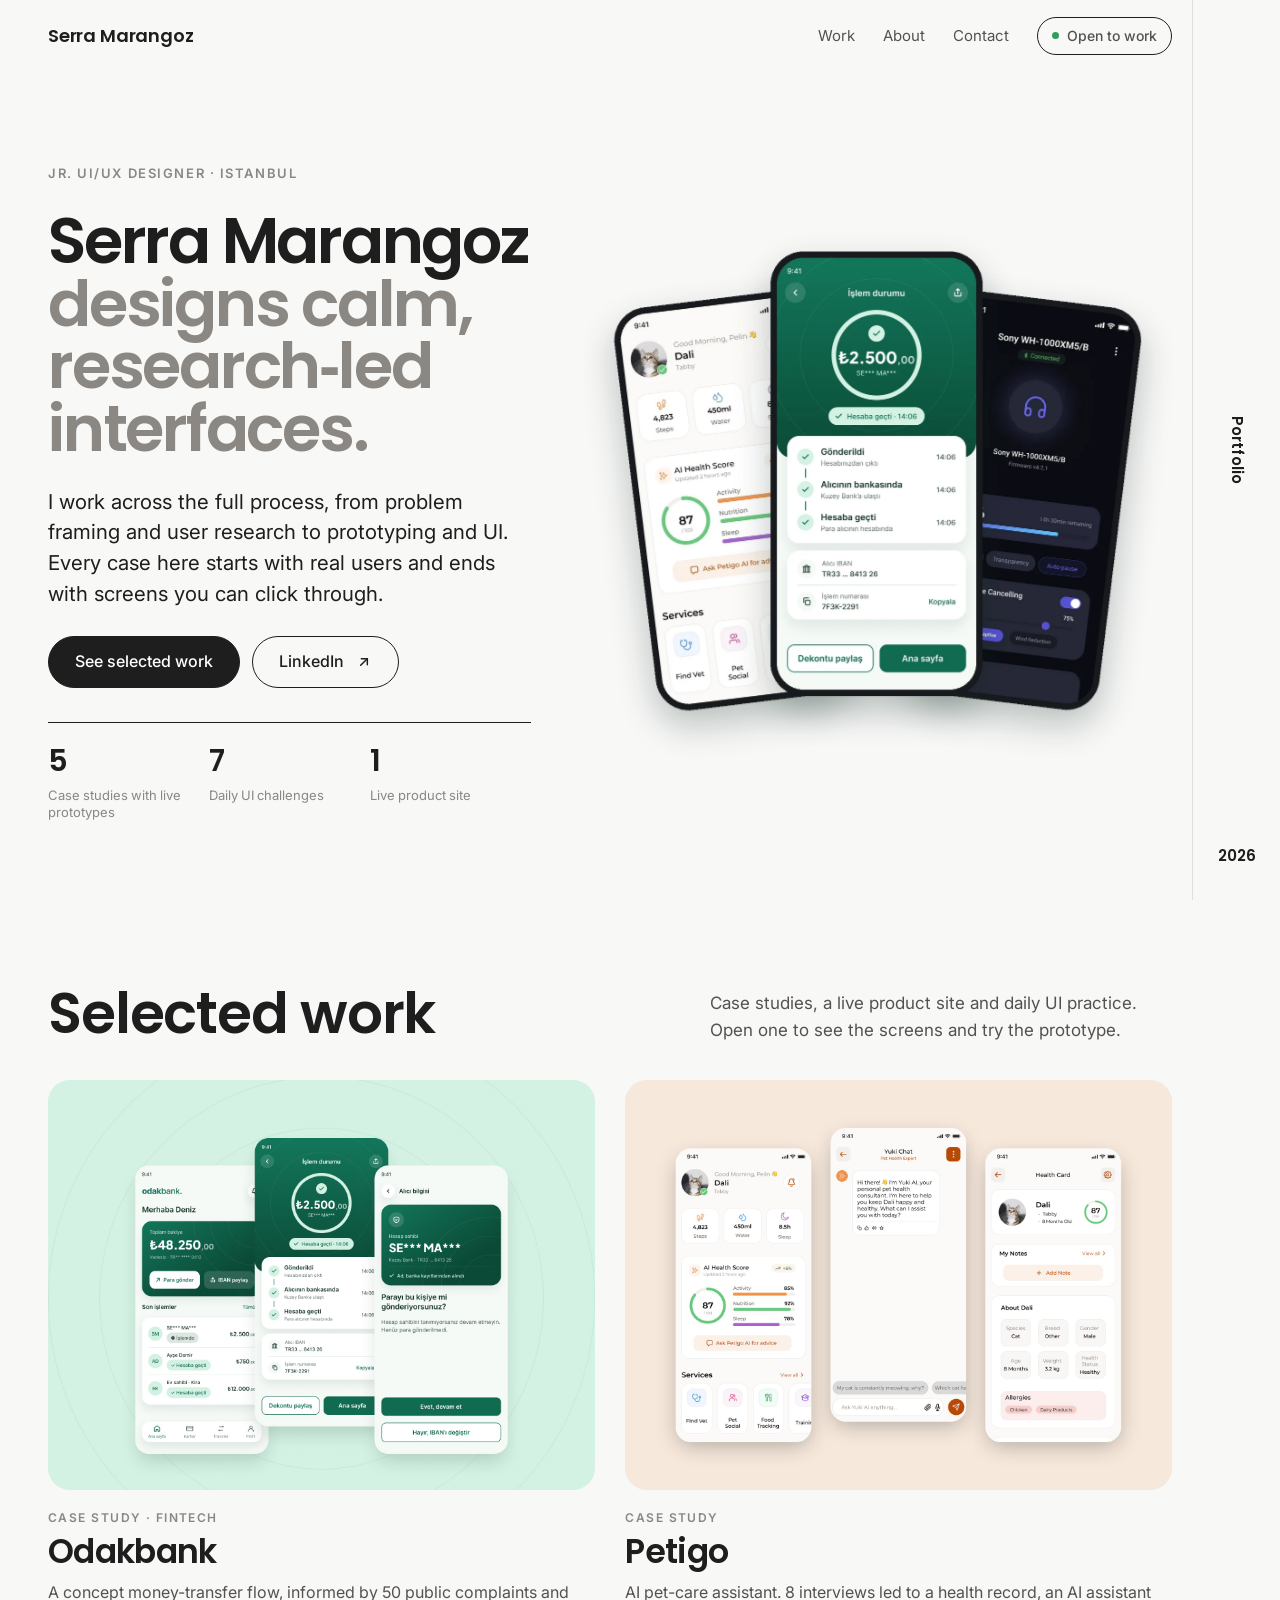
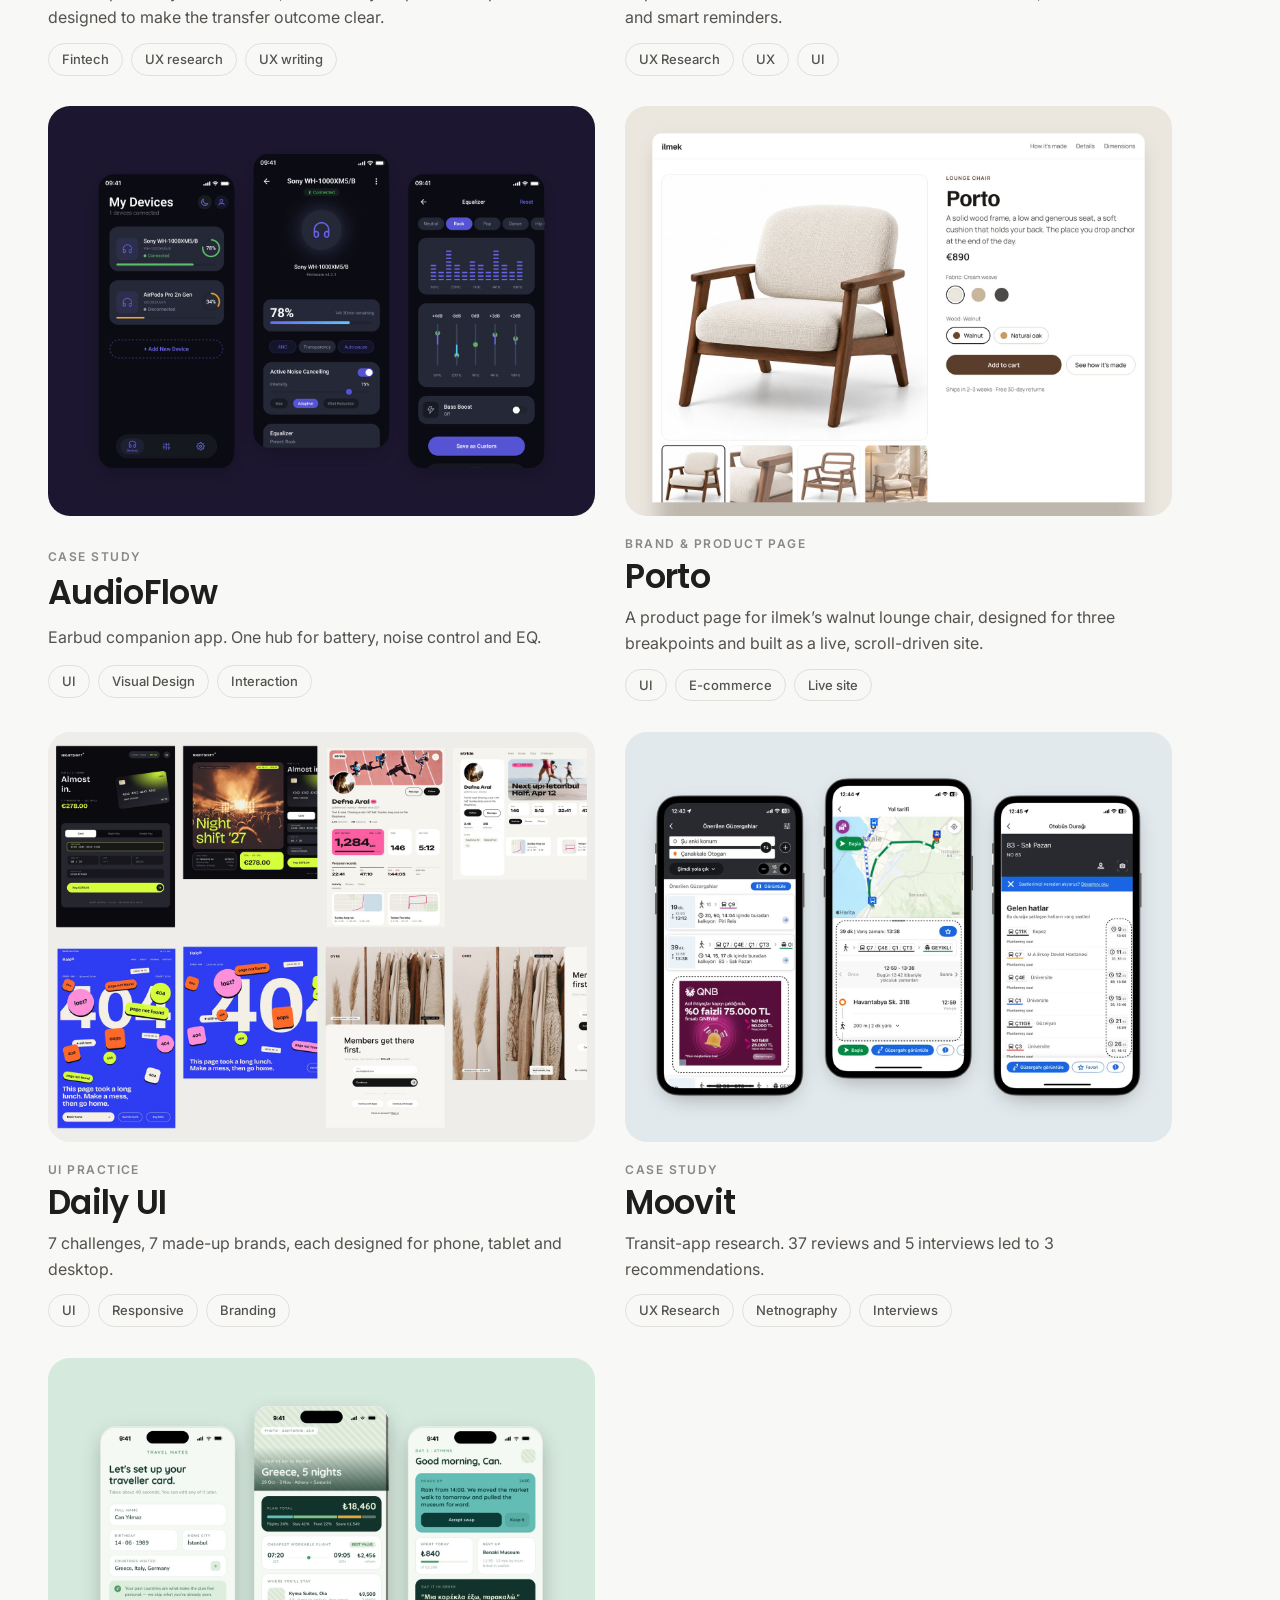
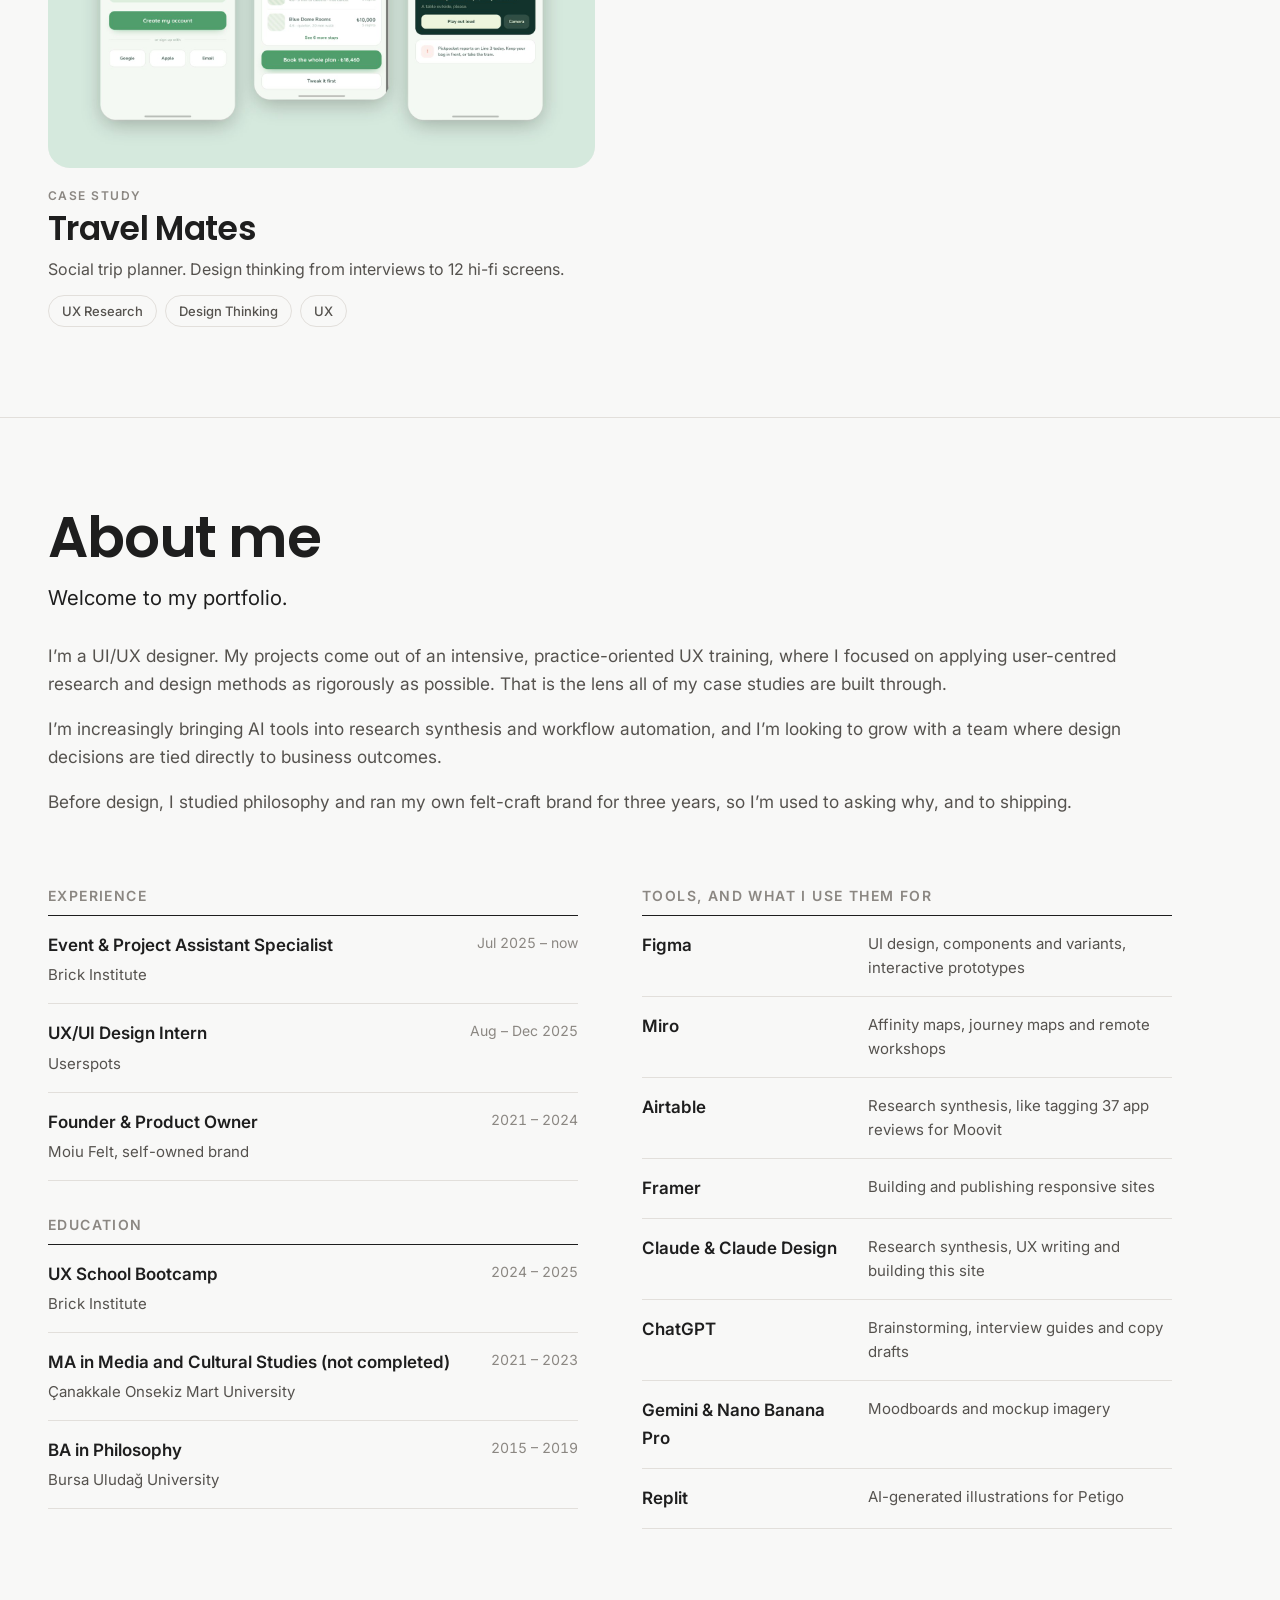
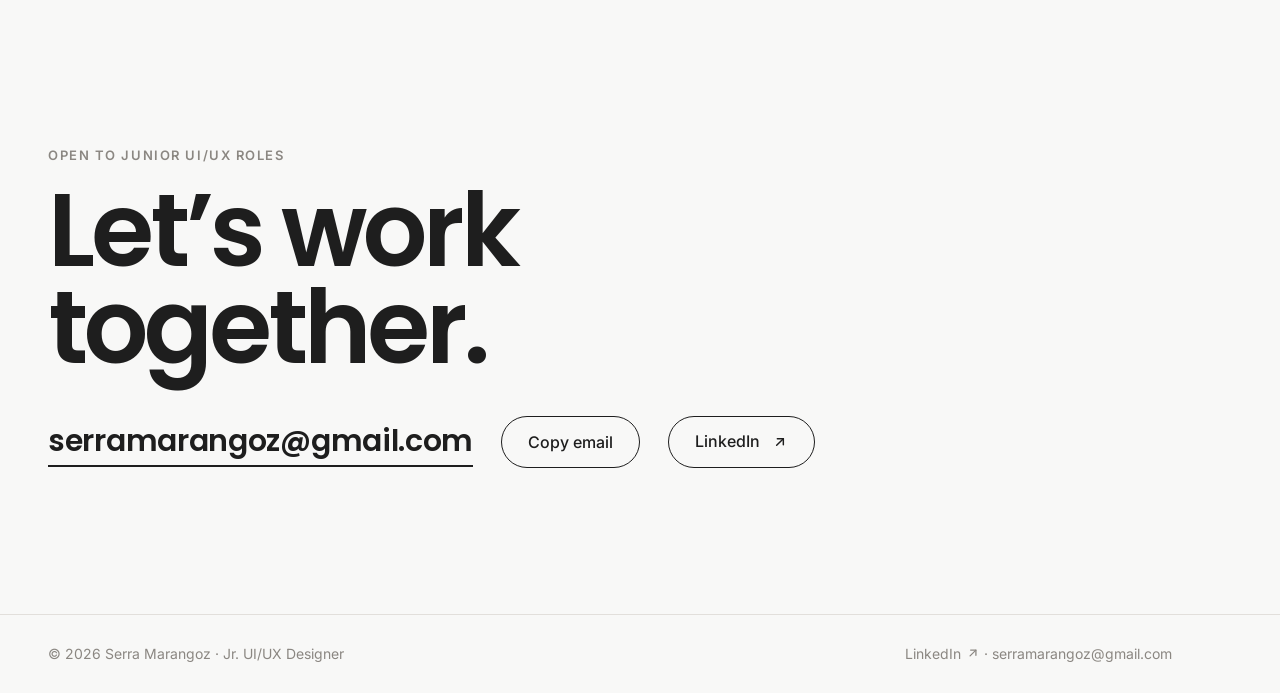
<file: index.html>
<!doctype html>
<html lang="en">
<head>
<meta charset="utf-8">
<meta name="viewport" content="width=device-width, initial-scale=1, viewport-fit=cover">
<title>Serra Marangoz — UI/UX Designer</title>
<meta name="description" content="Portfolio of Serra Marangoz, a junior UI/UX designer. Research-led case studies with live Figma prototypes, Daily UI challenges and a live product site.">
<meta property="og:title" content="Serra Marangoz — UI/UX Designer">
<meta property="og:description" content="Portfolio of Serra Marangoz, a junior UI/UX designer. Research-led case studies with live Figma prototypes, Daily UI challenges and a live product site.">
<meta property="og:image" content="https://serramarangoz.com/assets/img/share.jpg">
<meta name="twitter:card" content="summary_large_image">
<meta name="theme-color" content="#f8f8f7">
<link rel="icon" href="data:image/svg+xml,%3Csvg xmlns=%27http://www.w3.org/2000/svg%27 viewBox=%270 0 64 64%27%3E%3Crect width=%2764%27 height=%2764%27 rx=%2714%27 fill=%27%231e1e1e%27/%3E%3Ctext x=%2732%27 y=%2744%27 font-family=%27Arial%27 font-weight=%27700%27 font-size=%2734%27 text-anchor=%27middle%27 fill=%27white%27%3ESM%3C/text%3E%3C/svg%3E">
<link rel="preconnect" href="https://fonts.googleapis.com"><link rel="preconnect" href="https://fonts.gstatic.com" crossorigin><link rel="stylesheet" href="https://fonts.googleapis.com/css2?family=Inter:wght@400;500;600&family=Poppins:wght@500;600&display=swap">
<link rel="stylesheet" href="./assets/style.css">
</head>
<body>
<div class="rail" aria-hidden="true"><div class="prog"></div><div class="label">Portfolio</div><div class="num">2026</div></div>
<header class="top">
  <div class="wrap">
    <a class="brand" href="./">Serra Marangoz</a>
    <nav class="menu" aria-label="Main"><a href="./#work">Work</a><a href="./#about">About</a><a href="./#contact" class="hide-sm">Contact</a>
      <a class="open" href="./#contact"><i></i><span>Open to work</span></a>
    </nav>
  </div>
</header>
<main>

<section class="hero" id="top"><div class="wrap hero-grid">
  <div class="stack">
    <p class="eyebrow">Jr. UI/UX Designer · Istanbul</p>
    <h1>Serra Marangoz <span class="soft">designs calm, research&#8209;led interfaces.</span></h1>
    <p class="lede">I work across the full process, from problem framing and user research to prototyping and UI. Every case here starts with real users and ends with screens you can click through.</p>
    <div class="btns"><a class="btn solid" href="#work">See selected work</a><a class="btn" href="https://www.linkedin.com/in/serramarangoz" target="_blank" rel="noopener">LinkedIn <svg class="ext" aria-hidden="true" viewBox="0 0 24 24" width="1em" height="1em" fill="none" stroke="currentColor" stroke-width="2.2" stroke-linecap="round" stroke-linejoin="round"><path d="M7 17L17 7"/><path d="M8 7h9v9"/></svg></a></div>
    <div class="facts tabular"><div><b>5</b><span>Case studies with live prototypes</span></div><div><b>7</b><span>Daily UI challenges</span></div><div><b>1</b><span>Live product site</span></div></div>
  </div>
  <div class="collage"><img src="assets/img/hero-collage.webp" alt="Screens from Odakbank, Petigo and AudioFlow" width="1302" height="1197" fetchpriority="high"></div>
</div></section>

<section class="sec" id="work"><div class="wrap">
  <div class="sec-head rv"><h2>Selected work</h2><p>Case studies, a live product site and daily UI practice. Open one to see the screens and try the prototype.</p></div>
  <div class="cards"><a class="card rv" href="work/odakbank.html"><div class="media "><span class="ph" aria-hidden="true">Odakbank</span><img src="assets/img/work/odakbank.jpg" alt="Odakbank preview" loading="lazy" onerror="this.remove()"></div><div class="card-body"><span class="kind">Case study · Fintech</span><h3>Odakbank</h3><p class="what">A concept money-transfer flow, informed by 50 public complaints and designed to make the transfer outcome clear.</p><div class="tags"><span class="tag">Fintech</span><span class="tag">UX research</span><span class="tag">UX writing</span></div></div></a><a class="card rv" href="work/petigo.html"><div class="media "><span class="ph" aria-hidden="true">Petigo</span><img src="assets/img/work/petigo.jpg" alt="Petigo preview" loading="lazy" onerror="this.remove()"></div><div class="card-body"><span class="kind">Case study</span><h3>Petigo</h3><p class="what">AI pet-care assistant. 8 interviews led to a health record, an AI assistant and smart reminders.</p><div class="tags"><span class="tag">UX Research</span><span class="tag">UX</span><span class="tag">UI</span></div></div></a><a class="card rv" href="work/audioflow.html"><div class="media "><span class="ph" aria-hidden="true">AudioFlow</span><img src="assets/img/work/audioflow.jpg" alt="AudioFlow preview" loading="lazy" onerror="this.remove()"></div><div class="card-body"><span class="kind">Case study</span><h3>AudioFlow</h3><p class="what">Earbud companion app. One hub for battery, noise control and EQ.</p><div class="tags"><span class="tag">UI</span><span class="tag">Visual Design</span><span class="tag">Interaction</span></div></div></a><a class="card rv" href="work/porto.html"><div class="media "><span class="ph" aria-hidden="true">Porto</span><img src="assets/img/work/porto.jpg" alt="Porto preview" loading="lazy" onerror="this.remove()"></div><div class="card-body"><span class="kind">Brand &amp; product page</span><h3>Porto</h3><p class="what">A product page for ilmek’s walnut lounge chair, designed for three breakpoints and built as a live, scroll-driven site.</p><div class="tags"><span class="tag">UI</span><span class="tag">E-commerce</span><span class="tag">Live site</span></div></div></a><a class="card rv" href="daily-ui.html"><div class="media "><span class="ph" aria-hidden="true">Daily UI</span><img src="assets/img/work/daily-ui.jpg" alt="Daily UI preview" loading="lazy" onerror="this.remove()"></div><div class="card-body"><span class="kind">UI practice</span><h3>Daily UI</h3><p class="what">7 challenges, 7 made-up brands, each designed for phone, tablet and desktop.</p><div class="tags"><span class="tag">UI</span><span class="tag">Responsive</span><span class="tag">Branding</span></div></div></a><a class="card rv" href="work/moovit.html"><div class="media "><span class="ph" aria-hidden="true">Moovit</span><img src="assets/img/work/moovit.jpg" alt="Moovit preview" loading="lazy" onerror="this.remove()"></div><div class="card-body"><span class="kind">Case study</span><h3>Moovit</h3><p class="what">Transit-app research. 37 reviews and 5 interviews led to 3 recommendations.</p><div class="tags"><span class="tag">UX Research</span><span class="tag">Netnography</span><span class="tag">Interviews</span></div></div></a><a class="card rv" href="work/travel-mates.html"><div class="media "><span class="ph" aria-hidden="true">Travel Mates</span><img src="assets/img/work/travel-mates.jpg" alt="Travel Mates preview" loading="lazy" onerror="this.remove()"></div><div class="card-body"><span class="kind">Case study</span><h3>Travel Mates</h3><p class="what">Social trip planner. Design thinking from interviews to 12 hi-fi screens.</p><div class="tags"><span class="tag">UX Research</span><span class="tag">Design Thinking</span><span class="tag">UX</span></div></div></a></div>
</div></section>

<section class="sec" id="about"><div class="wrap">
  <div class="about-top no-portrait rv">
    <div class="bio">
      <div class="intro"><h2>About me</h2>
      <p class="lede">Welcome to my portfolio.</p></div>
      <div class="paras"><p>I’m a UI/UX designer. My projects come out of an intensive, practice-oriented UX training, where I focused on applying user-centred research and design methods as rigorously as possible. That is the lens all of my case studies are built through.</p>
      <p>I’m increasingly bringing AI tools into research synthesis and workflow automation, and I’m looking to grow with a team where design decisions are tied directly to business outcomes.</p>
      <p>Before design, I studied philosophy and ran my own felt-craft brand for three years, so I’m used to asking why, and to shipping.</p></div>
    </div>
  </div>
  <div class="cv rv">
    <div><h3>Experience</h3><dl>
      <div><dt>Event &amp; Project Assistant Specialist</dt><dd>Brick Institute</dd><span class="when">Jul 2025 – now</span></div>
      <div><dt>UX/UI Design Intern</dt><dd>Userspots</dd><span class="when">Aug – Dec 2025</span></div>
      <div><dt>Founder &amp; Product Owner</dt><dd>Moiu Felt, self-owned brand</dd><span class="when">2021 – 2024</span></div>
    </dl>
    <h3 style="margin-top:36px">Education</h3><dl>
      <div><dt>UX School Bootcamp</dt><dd>Brick Institute</dd><span class="when">2024 – 2025</span></div>
      <div><dt>MA in Media and Cultural Studies (not completed)</dt><dd>Çanakkale Onsekiz Mart University</dd><span class="when">2021 – 2023</span></div>
      <div><dt>BA in Philosophy</dt><dd>Bursa Uludağ University</dd><span class="when">2015 – 2019</span></div>
    </dl></div>
    <div><h3>Tools, and what I use them for</h3><dl class="tools"><div><dt>Figma</dt><dd>UI design, components and variants, interactive prototypes</dd></div><div><dt>Miro</dt><dd>Affinity maps, journey maps and remote workshops</dd></div><div><dt>Airtable</dt><dd>Research synthesis, like tagging 37 app reviews for Moovit</dd></div><div><dt>Framer</dt><dd>Building and publishing responsive sites</dd></div><div><dt>Claude &amp; Claude Design</dt><dd>Research synthesis, UX writing and building this site</dd></div><div><dt>ChatGPT</dt><dd>Brainstorming, interview guides and copy drafts</dd></div><div><dt>Gemini &amp; Nano Banana Pro</dt><dd>Moodboards and mockup imagery</dd></div><div><dt>Replit</dt><dd>AI-generated illustrations for Petigo</dd></div></dl></div>
  </div>
</div></section>

<section class="contact" id="contact"><div class="wrap">
  <p class="eyebrow">Open to junior UI/UX roles</p>
  <h2 style="margin-top:16px">Let’s work together.</h2>
  <div class="row">
    <a class="mail" href="mailto:serramarangoz@gmail.com">serramarangoz@gmail.com</a>
    <button class="btn" type="button" data-copy="serramarangoz@gmail.com" data-out="copied">Copy email</button>
    <a class="btn" href="https://www.linkedin.com/in/serramarangoz" target="_blank" rel="noopener">LinkedIn <svg class="ext" aria-hidden="true" viewBox="0 0 24 24" width="1em" height="1em" fill="none" stroke="currentColor" stroke-width="2.2" stroke-linecap="round" stroke-linejoin="round"><path d="M7 17L17 7"/><path d="M8 7h9v9"/></svg></a>
  </div>
  <p class="copied" id="copied" role="status"></p>
</div></section>

</main>
<footer class="foot"><div class="wrap"><span>© <span id="year">2026</span> Serra Marangoz · Jr. UI/UX Designer</span><span><a href="https://www.linkedin.com/in/serramarangoz" target="_blank" rel="noopener">LinkedIn <svg class="ext" aria-hidden="true" viewBox="0 0 24 24" width="1em" height="1em" fill="none" stroke="currentColor" stroke-width="2.2" stroke-linecap="round" stroke-linejoin="round"><path d="M7 17L17 7"/><path d="M8 7h9v9"/></svg></a> · <a href="mailto:serramarangoz@gmail.com">serramarangoz@gmail.com</a></span></div></footer>
<button class="totop" type="button" aria-label="Back to top"><svg viewBox="0 0 24 24" fill="none" stroke="currentColor" stroke-width="2" stroke-linecap="round" stroke-linejoin="round" aria-hidden="true"><path d="M12 19V5M5 12l7-7 7 7"/></svg></button>
<script src="./assets/site.js"></script>
</body>
</html>
</file>
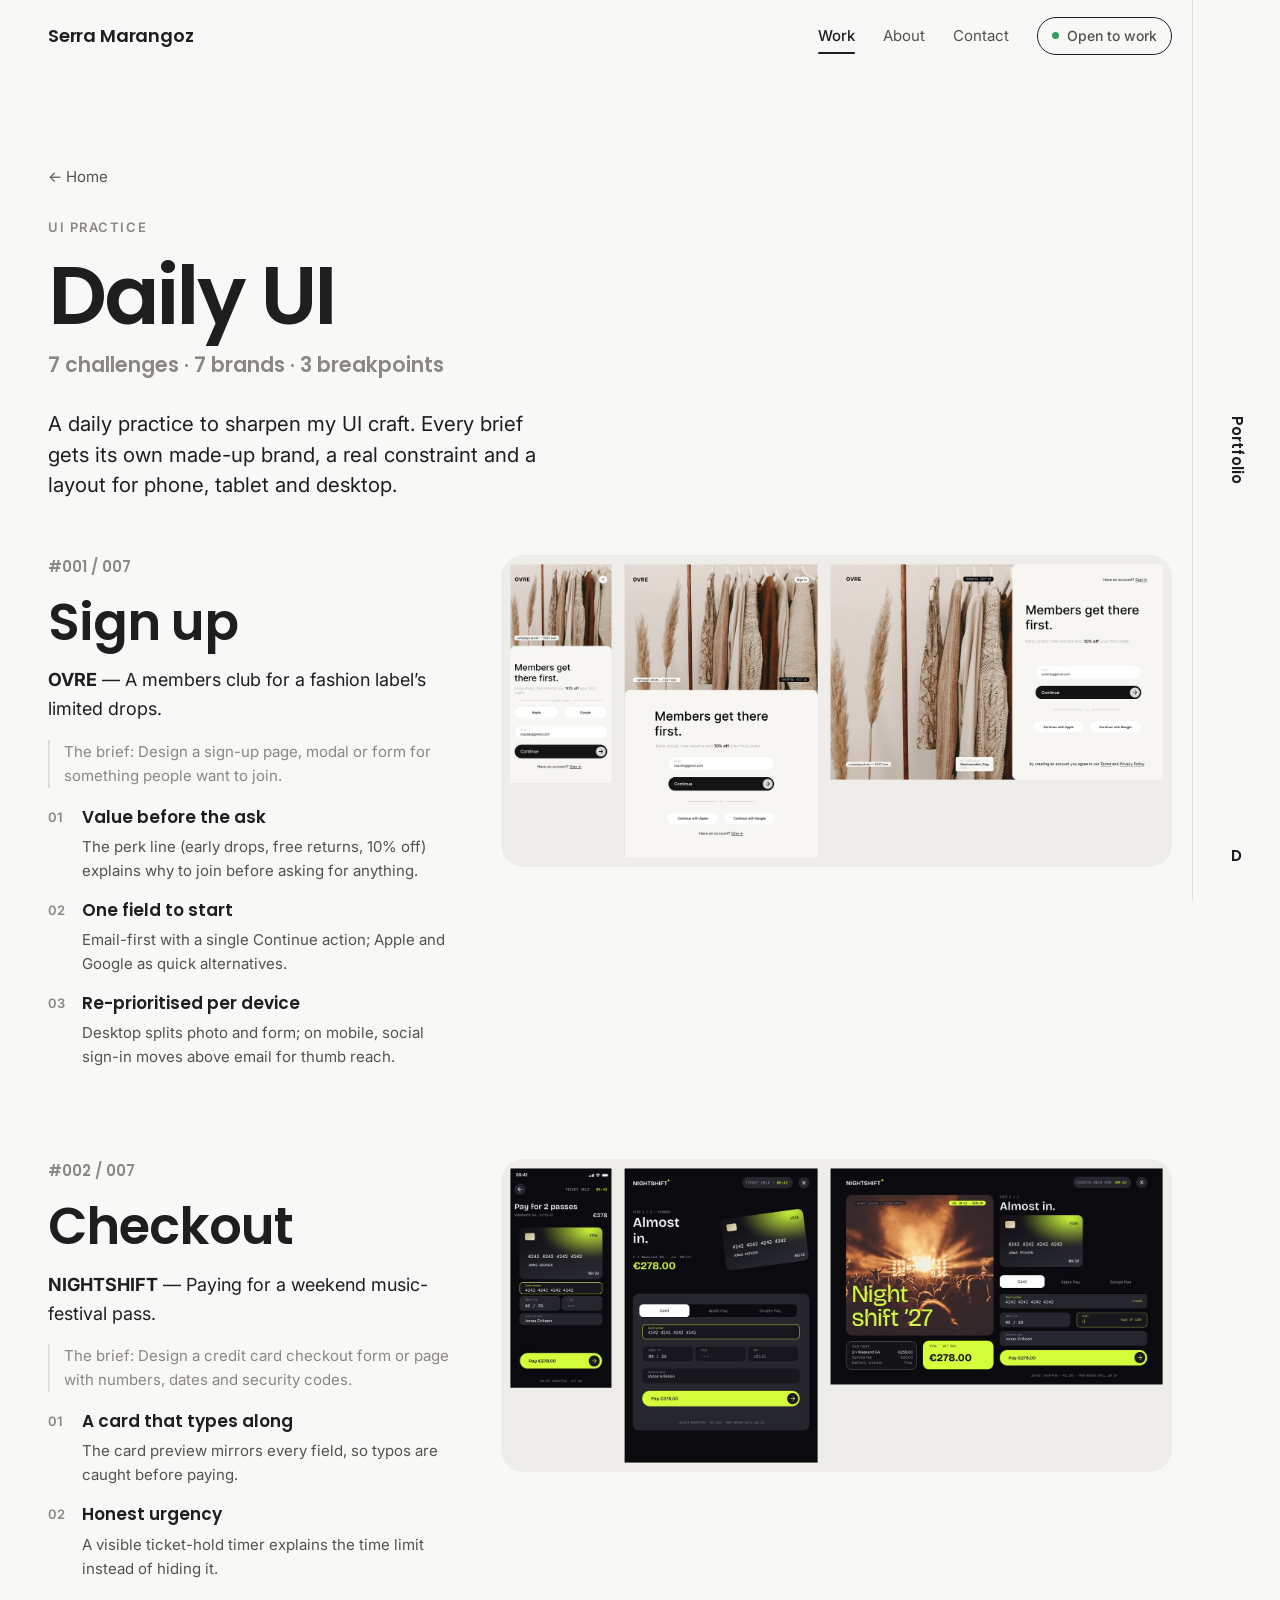
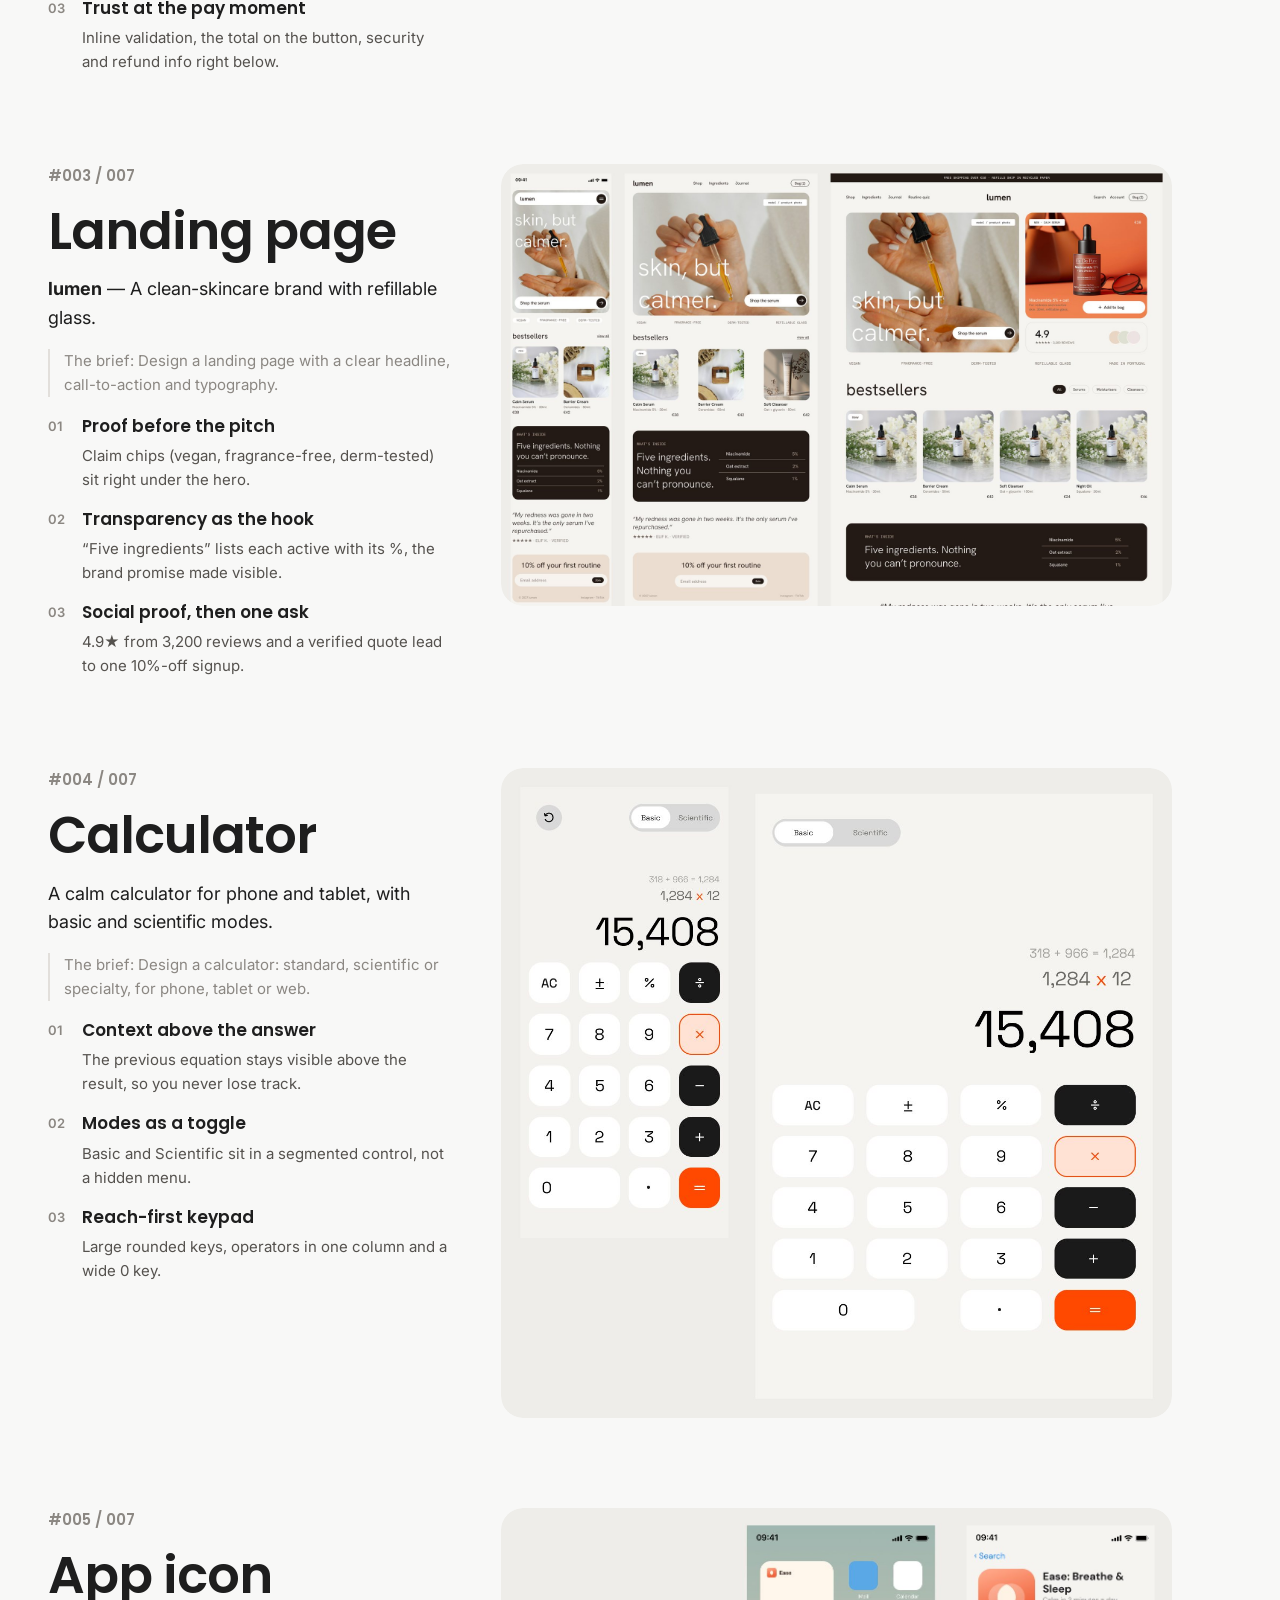
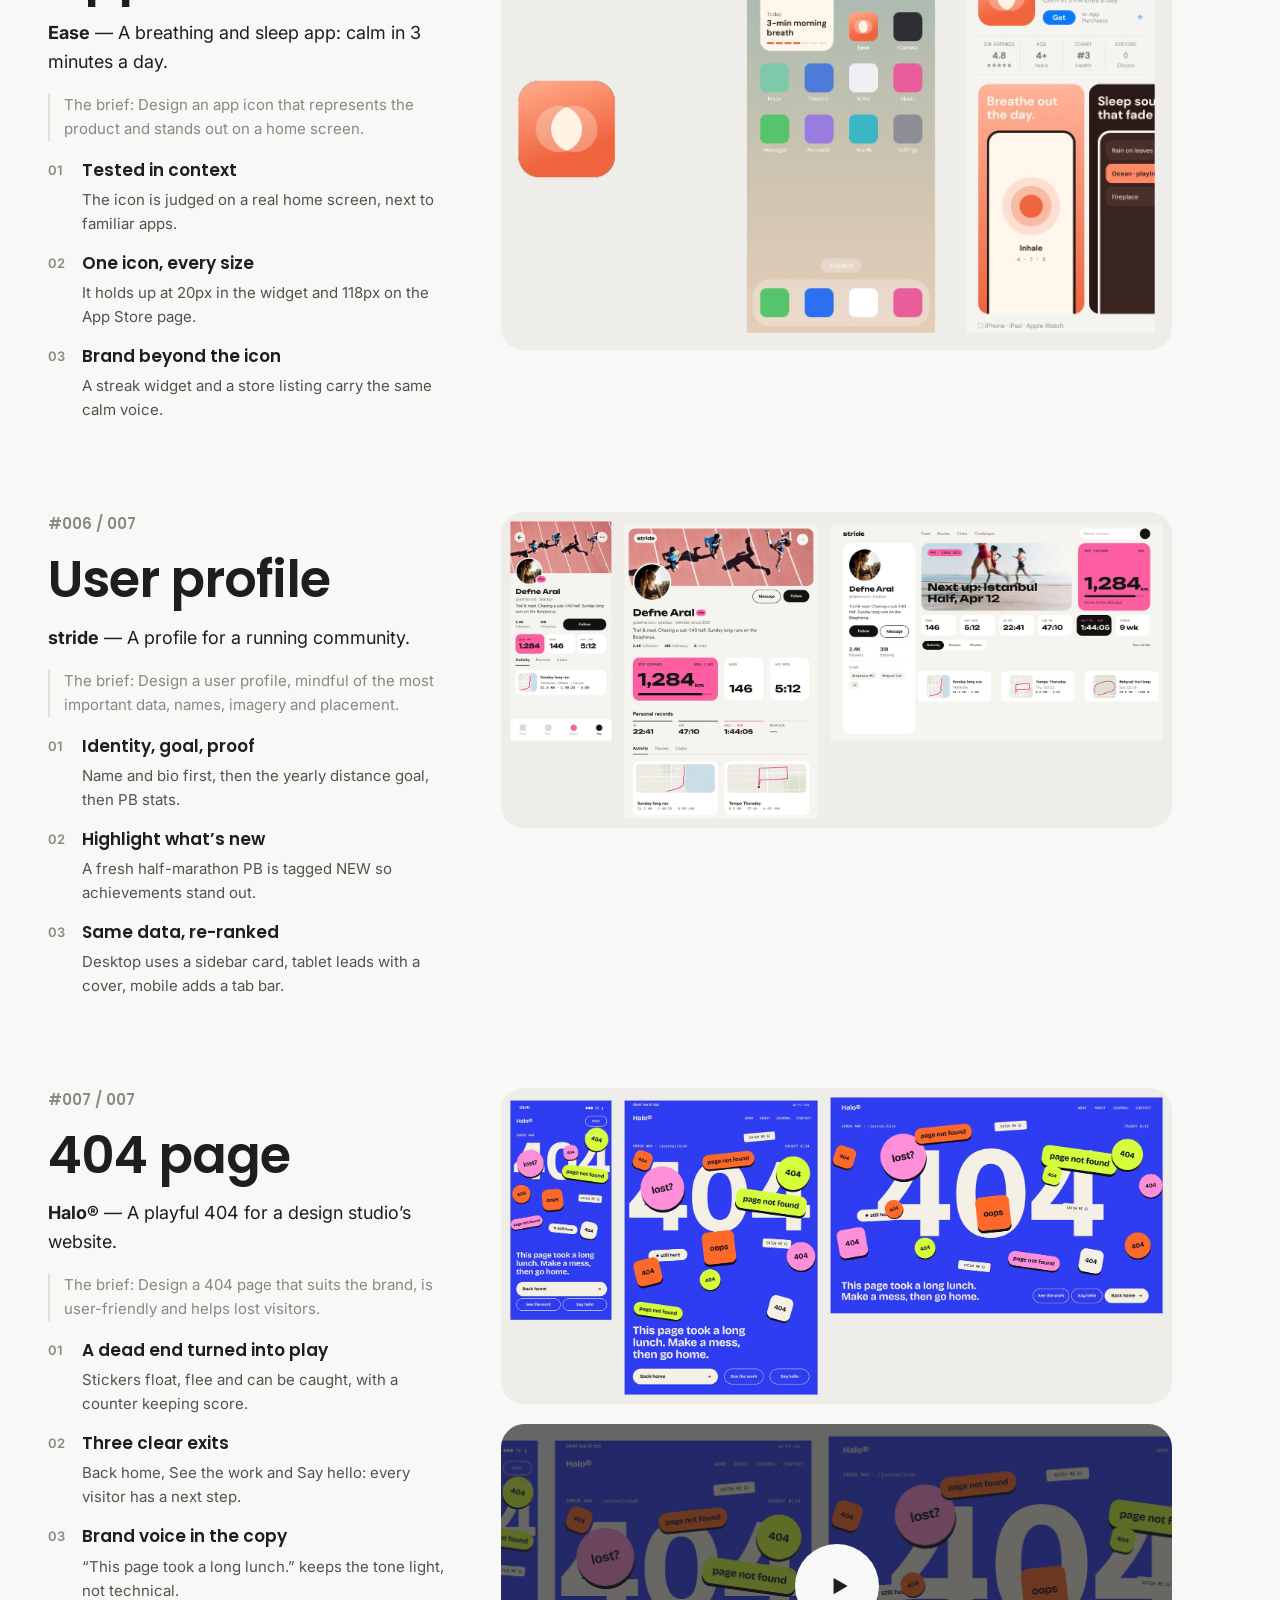
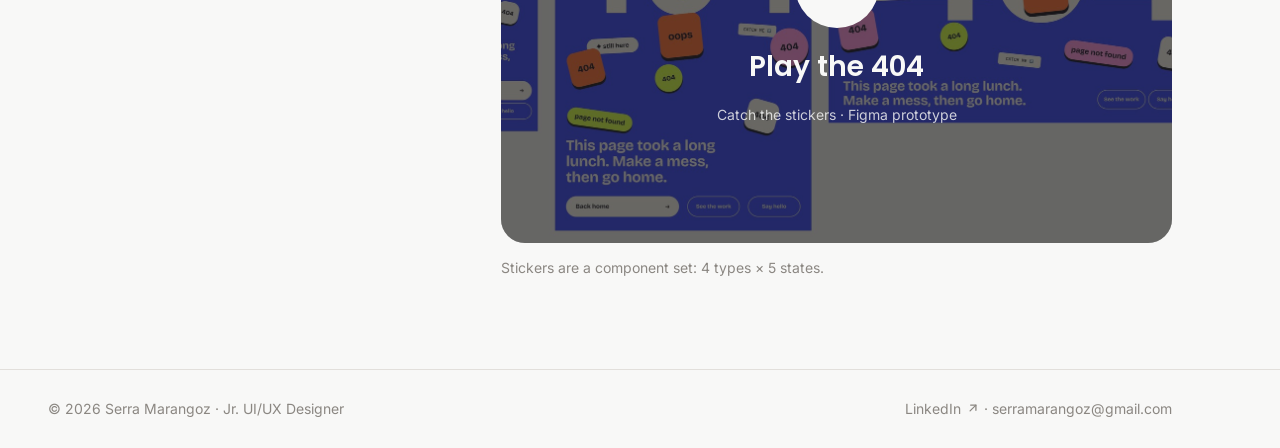
<file: daily-ui.html>
<!doctype html>
<html lang="en">
<head>
<meta charset="utf-8">
<meta name="viewport" content="width=device-width, initial-scale=1, viewport-fit=cover">
<title>Daily UI — Serra Marangoz</title>
<meta name="description" content="Seven Daily UI challenges by Serra Marangoz, each with its own brand and designed for phone, tablet and desktop.">
<meta property="og:title" content="Daily UI — Serra Marangoz">
<meta property="og:description" content="Seven Daily UI challenges by Serra Marangoz, each with its own brand and designed for phone, tablet and desktop.">
<meta property="og:image" content="https://serramarangoz.com/assets/img/share.jpg">
<meta name="twitter:card" content="summary_large_image">
<meta name="theme-color" content="#f8f8f7">
<link rel="icon" href="data:image/svg+xml,%3Csvg xmlns=%27http://www.w3.org/2000/svg%27 viewBox=%270 0 64 64%27%3E%3Crect width=%2764%27 height=%2764%27 rx=%2714%27 fill=%27%231e1e1e%27/%3E%3Ctext x=%2732%27 y=%2744%27 font-family=%27Arial%27 font-weight=%27700%27 font-size=%2734%27 text-anchor=%27middle%27 fill=%27white%27%3ESM%3C/text%3E%3C/svg%3E">
<link rel="preconnect" href="https://fonts.googleapis.com"><link rel="preconnect" href="https://fonts.gstatic.com" crossorigin><link rel="stylesheet" href="https://fonts.googleapis.com/css2?family=Inter:wght@400;500;600&family=Poppins:wght@500;600&display=swap">
<link rel="stylesheet" href="./assets/style.css">
</head>
<body>
<div class="rail" aria-hidden="true"><div class="prog"></div><div class="label">Portfolio</div><div class="num">D</div></div>
<header class="top">
  <div class="wrap">
    <a class="brand" href="./">Serra Marangoz</a>
    <nav class="menu" aria-label="Main"><a href="./#work" aria-current="page">Work</a><a href="./#about">About</a><a href="./#contact" class="hide-sm">Contact</a>
      <a class="open" href="./#contact"><i></i><span>Open to work</span></a>
    </nav>
  </div>
</header>
<main>

<section class="hero" style="padding-bottom:clamp(32px,6vh,64px)"><div class="wrap">
  <a class="back" href="./">← Home</a>
  <p class="eyebrow">UI practice</p>
  <h1 style="margin-top:18px;font-size:clamp(48px,6.4vw,96px)">Daily UI</h1>
  <p class="lede" style="margin-top:14px;font-family:var(--f-display);font-weight:600;color:var(--mute)">7 challenges · 7 brands · 3 breakpoints</p>
  <p class="lede" style="margin-top:28px">A daily practice to sharpen my UI craft. Every brief gets its own made-up brand, a real constraint and a layout for phone, tablet and desktop.</p>
</div></section>
<section class="sec" style="padding-top:0"><div class="wrap dui"><article id="d001" class="rv">
  <div class="copy"><span class="num">#001 / 007</span><h2>Sign up</h2><p class="brand-line"><b>OVRE</b> — A members club for a fashion label’s limited drops.</p><p class="brief">The brief: Design a sign-up page, modal or form for something people want to join.</p><ol><li><b>Value before the ask</b><span>The perk line (early drops, free returns, 10% off) explains why to join before asking for anything.</span></li><li><b>One field to start</b><span>Email-first with a single Continue action; Apple and Google as quick alternatives.</span></li><li><b>Re-prioritised per device</b><span>Desktop splits photo and form; on mobile, social sign-in moves above email for thumb reach.</span></li></ol></div>
  <div class="dui-media"><button class="zoom" type="button" data-set="001" aria-label="View Sign up screens in detail"><div class="media "><span class="ph" aria-hidden="true">#001</span><img src="assets/img/daily/d001.jpg" alt="Daily UI 001, Sign up for OVRE, shown on phone, tablet and desktop" loading="lazy" onerror="this.remove()"></div><span class="zoom-hint">View screens <svg class="ext" aria-hidden="true" viewBox="0 0 24 24" width="1em" height="1em" fill="none" stroke="currentColor" stroke-width="2.2" stroke-linecap="round" stroke-linejoin="round"><path d="M7 17L17 7"/><path d="M8 7h9v9"/></svg></span></button>
  </div>
</article><article id="d002" class="rv">
  <div class="copy"><span class="num">#002 / 007</span><h2>Checkout</h2><p class="brand-line"><b>NIGHTSHIFT</b> — Paying for a weekend music-festival pass.</p><p class="brief">The brief: Design a credit card checkout form or page with numbers, dates and security codes.</p><ol><li><b>A card that types along</b><span>The card preview mirrors every field, so typos are caught before paying.</span></li><li><b>Honest urgency</b><span>A visible ticket-hold timer explains the time limit instead of hiding it.</span></li><li><b>Trust at the pay moment</b><span>Inline validation, the total on the button, security and refund info right below.</span></li></ol></div>
  <div class="dui-media"><button class="zoom" type="button" data-set="002" aria-label="View Checkout screens in detail"><div class="media "><span class="ph" aria-hidden="true">#002</span><img src="assets/img/daily/d002.jpg" alt="Daily UI 002, Checkout for NIGHTSHIFT, shown on phone, tablet and desktop" loading="lazy" onerror="this.remove()"></div><span class="zoom-hint">View screens <svg class="ext" aria-hidden="true" viewBox="0 0 24 24" width="1em" height="1em" fill="none" stroke="currentColor" stroke-width="2.2" stroke-linecap="round" stroke-linejoin="round"><path d="M7 17L17 7"/><path d="M8 7h9v9"/></svg></span></button>
  </div>
</article><article id="d003" class="rv">
  <div class="copy"><span class="num">#003 / 007</span><h2>Landing page</h2><p class="brand-line"><b>lumen</b> — A clean-skincare brand with refillable glass.</p><p class="brief">The brief: Design a landing page with a clear headline, call-to-action and typography.</p><ol><li><b>Proof before the pitch</b><span>Claim chips (vegan, fragrance-free, derm-tested) sit right under the hero.</span></li><li><b>Transparency as the hook</b><span>“Five ingredients” lists each active with its %, the brand promise made visible.</span></li><li><b>Social proof, then one ask</b><span>4.9★ from 3,200 reviews and a verified quote lead to one 10%-off signup.</span></li></ol></div>
  <div class="dui-media"><button class="zoom" type="button" data-set="003" aria-label="View Landing page screens in detail"><div class="media "><span class="ph" aria-hidden="true">#003</span><img src="assets/img/daily/d003.jpg" alt="Daily UI 003, Landing page for lumen, shown on phone, tablet and desktop" loading="lazy" onerror="this.remove()"></div><span class="zoom-hint">View screens <svg class="ext" aria-hidden="true" viewBox="0 0 24 24" width="1em" height="1em" fill="none" stroke="currentColor" stroke-width="2.2" stroke-linecap="round" stroke-linejoin="round"><path d="M7 17L17 7"/><path d="M8 7h9v9"/></svg></span></button>
  </div>
</article><article id="d004" class="rv">
  <div class="copy"><span class="num">#004 / 007</span><h2>Calculator</h2><p class="brand-line">A calm calculator for phone and tablet, with basic and scientific modes.</p><p class="brief">The brief: Design a calculator: standard, scientific or specialty, for phone, tablet or web.</p><ol><li><b>Context above the answer</b><span>The previous equation stays visible above the result, so you never lose track.</span></li><li><b>Modes as a toggle</b><span>Basic and Scientific sit in a segmented control, not a hidden menu.</span></li><li><b>Reach-first keypad</b><span>Large rounded keys, operators in one column and a wide 0 key.</span></li></ol></div>
  <div class="dui-media"><button class="zoom" type="button" data-set="004" aria-label="View Calculator screens in detail"><div class="media "><span class="ph" aria-hidden="true">#004</span><img src="assets/img/daily/d004.jpg" alt="Daily UI 004, Calculator for Calculator, shown on phone, tablet and desktop" loading="lazy" onerror="this.remove()"></div><span class="zoom-hint">View screens <svg class="ext" aria-hidden="true" viewBox="0 0 24 24" width="1em" height="1em" fill="none" stroke="currentColor" stroke-width="2.2" stroke-linecap="round" stroke-linejoin="round"><path d="M7 17L17 7"/><path d="M8 7h9v9"/></svg></span></button>
  </div>
</article><article id="d005" class="rv">
  <div class="copy"><span class="num">#005 / 007</span><h2>App icon</h2><p class="brand-line"><b>Ease</b> — A breathing and sleep app: calm in 3 minutes a day.</p><p class="brief">The brief: Design an app icon that represents the product and stands out on a home screen.</p><ol><li><b>Tested in context</b><span>The icon is judged on a real home screen, next to familiar apps.</span></li><li><b>One icon, every size</b><span>It holds up at 20px in the widget and 118px on the App Store page.</span></li><li><b>Brand beyond the icon</b><span>A streak widget and a store listing carry the same calm voice.</span></li></ol></div>
  <div class="dui-media"><button class="zoom" type="button" data-set="005" aria-label="View App icon screens in detail"><div class="media "><span class="ph" aria-hidden="true">#005</span><img src="assets/img/daily/d005.jpg" alt="Daily UI 005, App icon for Ease, shown on phone, tablet and desktop" loading="lazy" onerror="this.remove()"></div><span class="zoom-hint">View screens <svg class="ext" aria-hidden="true" viewBox="0 0 24 24" width="1em" height="1em" fill="none" stroke="currentColor" stroke-width="2.2" stroke-linecap="round" stroke-linejoin="round"><path d="M7 17L17 7"/><path d="M8 7h9v9"/></svg></span></button>
  </div>
</article><article id="d006" class="rv">
  <div class="copy"><span class="num">#006 / 007</span><h2>User profile</h2><p class="brand-line"><b>stride</b> — A profile for a running community.</p><p class="brief">The brief: Design a user profile, mindful of the most important data, names, imagery and placement.</p><ol><li><b>Identity, goal, proof</b><span>Name and bio first, then the yearly distance goal, then PB stats.</span></li><li><b>Highlight what’s new</b><span>A fresh half-marathon PB is tagged NEW so achievements stand out.</span></li><li><b>Same data, re-ranked</b><span>Desktop uses a sidebar card, tablet leads with a cover, mobile adds a tab bar.</span></li></ol></div>
  <div class="dui-media"><button class="zoom" type="button" data-set="006" aria-label="View User profile screens in detail"><div class="media "><span class="ph" aria-hidden="true">#006</span><img src="assets/img/daily/d006.jpg" alt="Daily UI 006, User profile for stride, shown on phone, tablet and desktop" loading="lazy" onerror="this.remove()"></div><span class="zoom-hint">View screens <svg class="ext" aria-hidden="true" viewBox="0 0 24 24" width="1em" height="1em" fill="none" stroke="currentColor" stroke-width="2.2" stroke-linecap="round" stroke-linejoin="round"><path d="M7 17L17 7"/><path d="M8 7h9v9"/></svg></span></button>
  </div>
</article><article id="d007" class="rv">
  <div class="copy"><span class="num">#007 / 007</span><h2>404 page</h2><p class="brand-line"><b>Halo®</b> — A playful 404 for a design studio’s website.</p><p class="brief">The brief: Design a 404 page that suits the brand, is user-friendly and helps lost visitors.</p><ol><li><b>A dead end turned into play</b><span>Stickers float, flee and can be caught, with a counter keeping score.</span></li><li><b>Three clear exits</b><span>Back home, See the work and Say hello: every visitor has a next step.</span></li><li><b>Brand voice in the copy</b><span>“This page took a long lunch.” keeps the tone light, not technical.</span></li></ol></div>
  <div class="dui-media"><button class="zoom" type="button" data-set="007" aria-label="View 404 page screens in detail"><div class="media "><span class="ph" aria-hidden="true">#007</span><img src="assets/img/daily/d007.jpg" alt="Daily UI 007, 404 page for Halo®, shown on phone, tablet and desktop" loading="lazy" onerror="this.remove()"></div><span class="zoom-hint">View screens <svg class="ext" aria-hidden="true" viewBox="0 0 24 24" width="1em" height="1em" fill="none" stroke="currentColor" stroke-width="2.2" stroke-linecap="round" stroke-linejoin="round"><path d="M7 17L17 7"/><path d="M8 7h9v9"/></svg></span></button>
  <div class="dui-proto"><div class="player" data-embed="https://embed.figma.com/proto/Xk2Ts7TVGjA5XOgJDJNBs8/Serra-Marangoz---2026-Portfolio?node-id=170-259&amp;starting-point-node-id=170%3A259&amp;scaling=scale-down&amp;content-scaling=fixed&amp;embed-host=share" data-title="Play the 404">
  <button class="poster" type="button">
    <img class="bgimg" src="assets/img/daily/d007.jpg" alt="" loading="lazy" onerror="this.remove()">
    <span class="play" aria-hidden="true"><svg viewBox="0 0 24 24" fill="currentColor"><path d="M7 4.5v15l13-7.5z"/></svg></span>
    <strong>Play the 404</strong><small>Catch the stickers · Figma prototype</small>
  </button>
</div>
<div class="player-note"><span>Stickers are a component set: 4 types × 5 states.</span></div></div></div>
</article></div></section>
<div class="lb" id="lb" hidden role="dialog" aria-modal="true" aria-label="Screen viewer">
  <div class="lb-bar"><div class="lb-tabs" id="lbTabs"></div><span class="lb-title" id="lbTitle"></span><button class="lb-x" type="button" id="lbClose" aria-label="Close">✕</button></div>
  <div class="lb-stage" id="lbStage"></div>
  <button class="lb-nav prev" type="button" id="lbPrev" aria-label="Previous screen">←</button><button class="lb-nav next" type="button" id="lbNext" aria-label="Next screen">→</button>
</div>
<script>window.DAILY_SETS = {"001": {"title": "#001 Sign up", "items": [{"src": "assets/img/daily/full/d001-1.jpg", "label": "Mobile", "w": 390, "h": 844}, {"src": "assets/img/daily/full/d001-2.jpg", "label": "Tablet", "w": 744, "h": 1133}, {"src": "assets/img/daily/full/d001-3.jpg", "label": "Desktop", "w": 1280, "h": 832}]}, "002": {"title": "#002 Checkout", "items": [{"src": "assets/img/daily/full/d002-1.jpg", "label": "Mobile", "w": 390, "h": 844}, {"src": "assets/img/daily/full/d002-2.jpg", "label": "Tablet", "w": 744, "h": 1133}, {"src": "assets/img/daily/full/d002-3.jpg", "label": "Desktop", "w": 1280, "h": 832}]}, "003": {"title": "#003 Landing page", "items": [{"src": "assets/img/daily/full/d003-1.jpg", "label": "Mobile", "w": 390, "h": 1722}, {"src": "assets/img/daily/full/d003-2.jpg", "label": "Tablet", "w": 744, "h": 1722}, {"src": "assets/img/daily/full/d003-3.jpg", "label": "Desktop", "w": 1280, "h": 2155}]}, "004": {"title": "#004 Calculator", "items": [{"src": "assets/img/daily/full/d004-1.jpg", "label": "Mobile", "w": 390, "h": 844}, {"src": "assets/img/daily/full/d004-2.jpg", "label": "Tablet", "w": 744, "h": 1133}]}, "005": {"title": "#005 App icon", "items": [{"src": "assets/img/daily/full/d005-1.jpg", "label": "App icon", "w": 200, "h": 200}, {"src": "assets/img/daily/full/d005-2.jpg", "label": "Home screen", "w": 390, "h": 844}, {"src": "assets/img/daily/full/d005-3.jpg", "label": "App Store", "w": 390, "h": 844}]}, "006": {"title": "#006 User profile", "items": [{"src": "assets/img/daily/full/d006-1.jpg", "label": "Mobile", "w": 390, "h": 844}, {"src": "assets/img/daily/full/d006-2.jpg", "label": "Tablet", "w": 744, "h": 1133}, {"src": "assets/img/daily/full/d006-3.jpg", "label": "Desktop", "w": 1280, "h": 832}]}, "007": {"title": "#007 404 page", "items": [{"src": "assets/img/daily/full/d007-1.jpg", "label": "Mobile", "w": 390, "h": 844}, {"src": "assets/img/daily/full/d007-2.jpg", "label": "Tablet", "w": 744, "h": 1133}, {"src": "assets/img/daily/full/d007-3.jpg", "label": "Desktop", "w": 1280, "h": 832}]}};</script>

</main>
<footer class="foot"><div class="wrap"><span>© <span id="year">2026</span> Serra Marangoz · Jr. UI/UX Designer</span><span><a href="https://www.linkedin.com/in/serramarangoz" target="_blank" rel="noopener">LinkedIn <svg class="ext" aria-hidden="true" viewBox="0 0 24 24" width="1em" height="1em" fill="none" stroke="currentColor" stroke-width="2.2" stroke-linecap="round" stroke-linejoin="round"><path d="M7 17L17 7"/><path d="M8 7h9v9"/></svg></a> · <a href="mailto:serramarangoz@gmail.com">serramarangoz@gmail.com</a></span></div></footer>
<button class="totop" type="button" aria-label="Back to top"><svg viewBox="0 0 24 24" fill="none" stroke="currentColor" stroke-width="2" stroke-linecap="round" stroke-linejoin="round" aria-hidden="true"><path d="M12 19V5M5 12l7-7 7 7"/></svg></button>
<script src="./assets/site.js"></script>
</body>
</html>
</file>
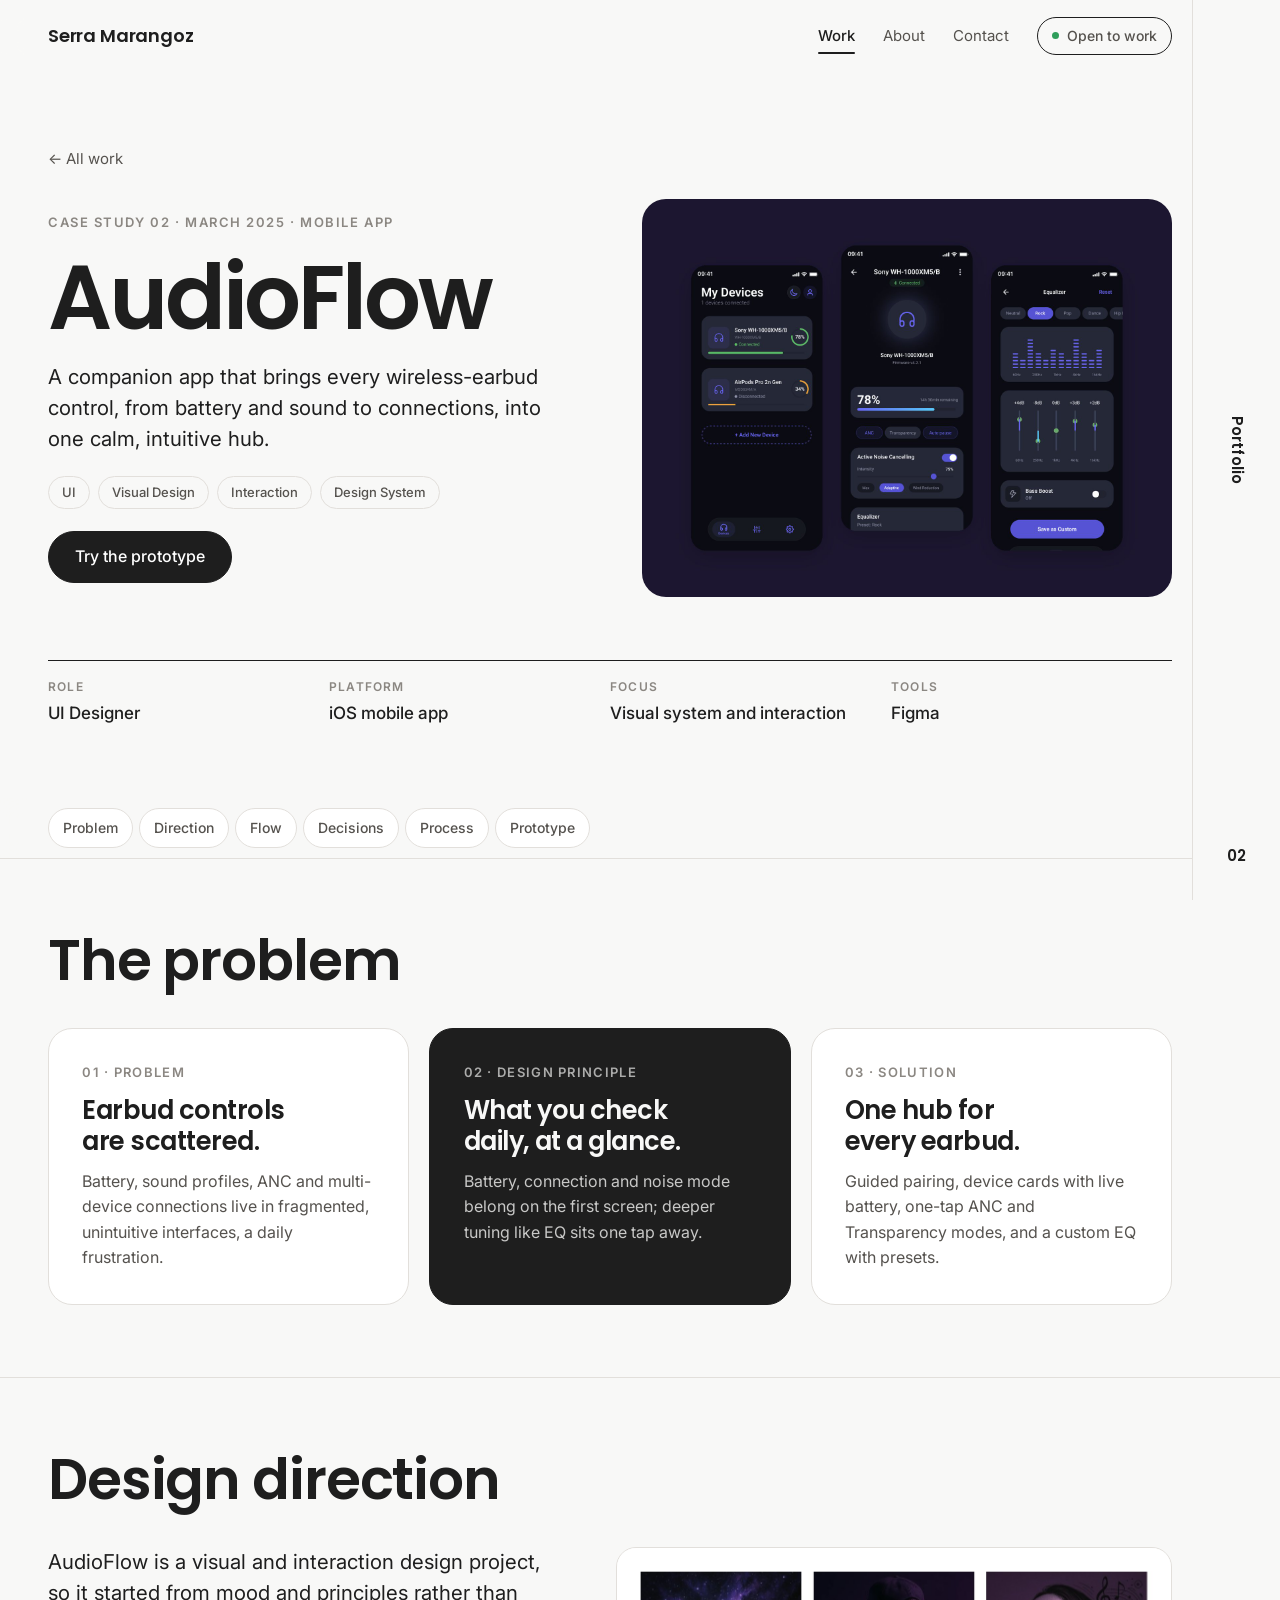
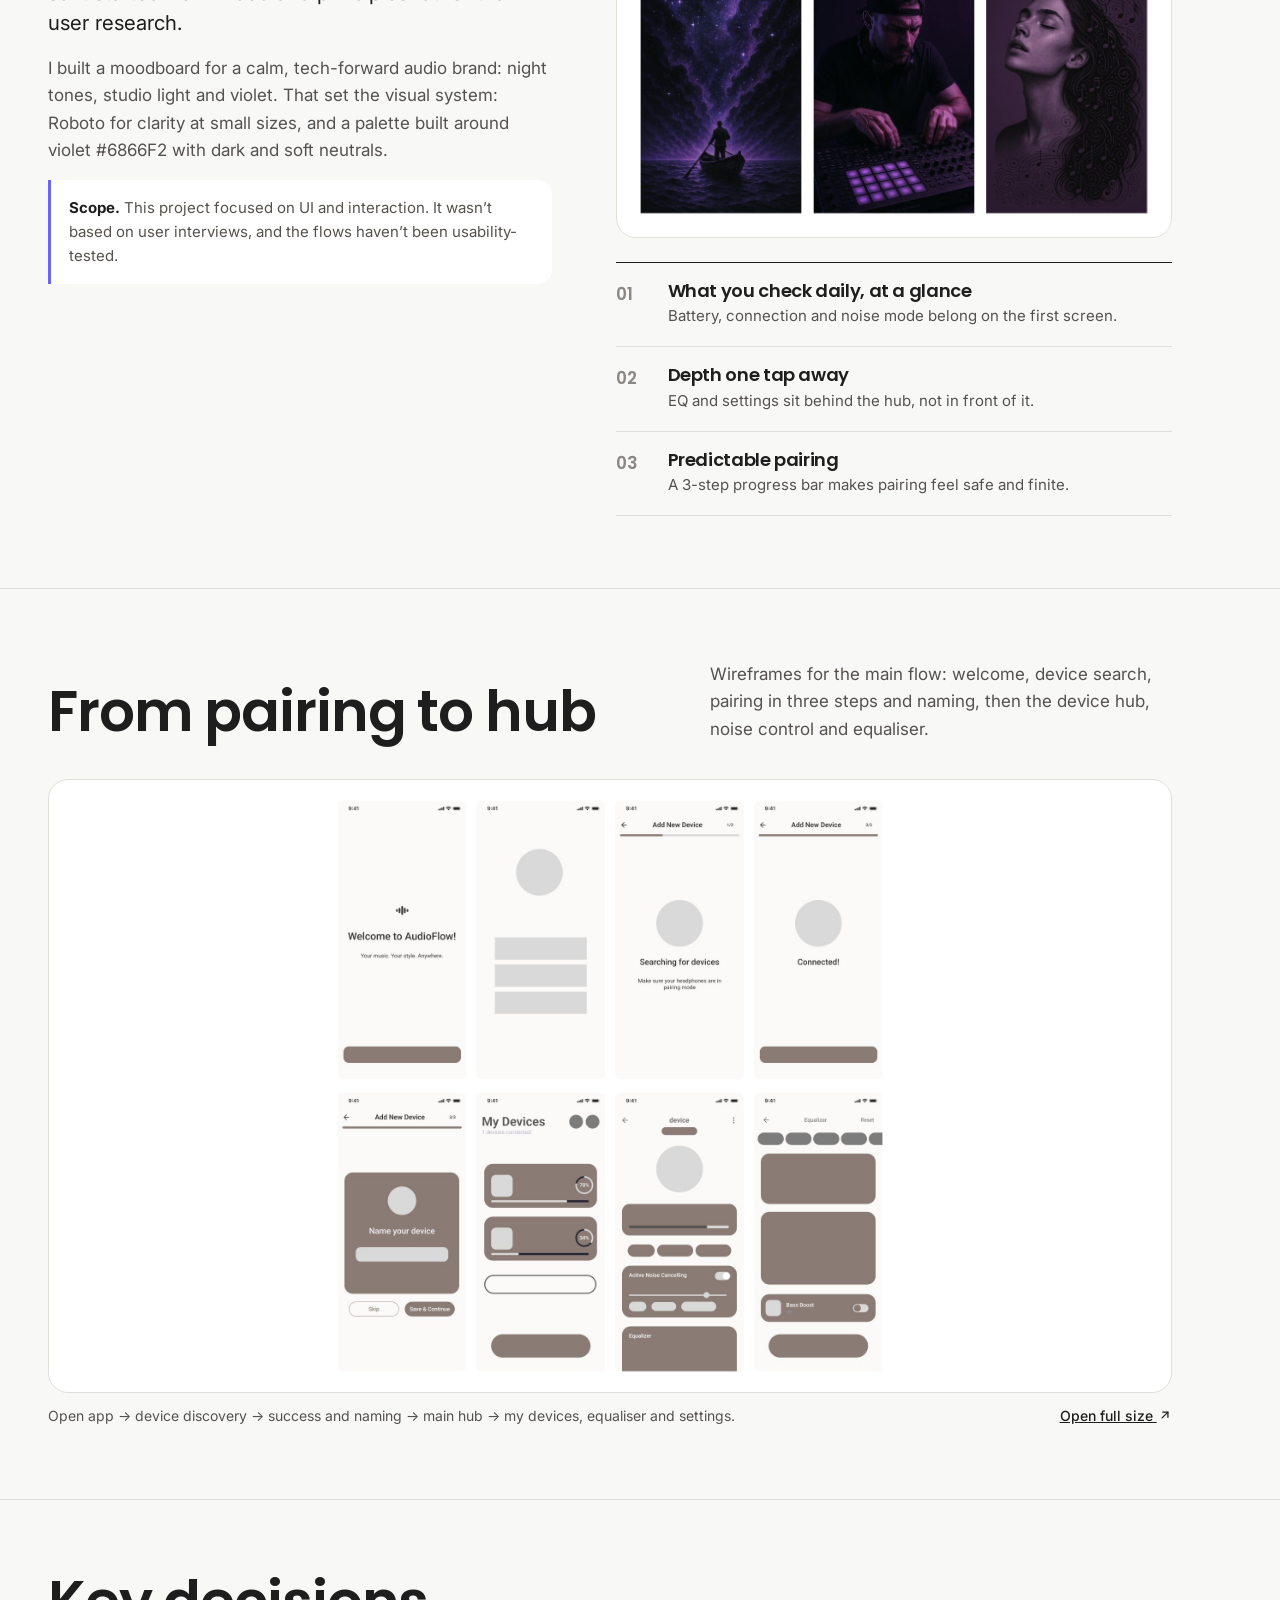
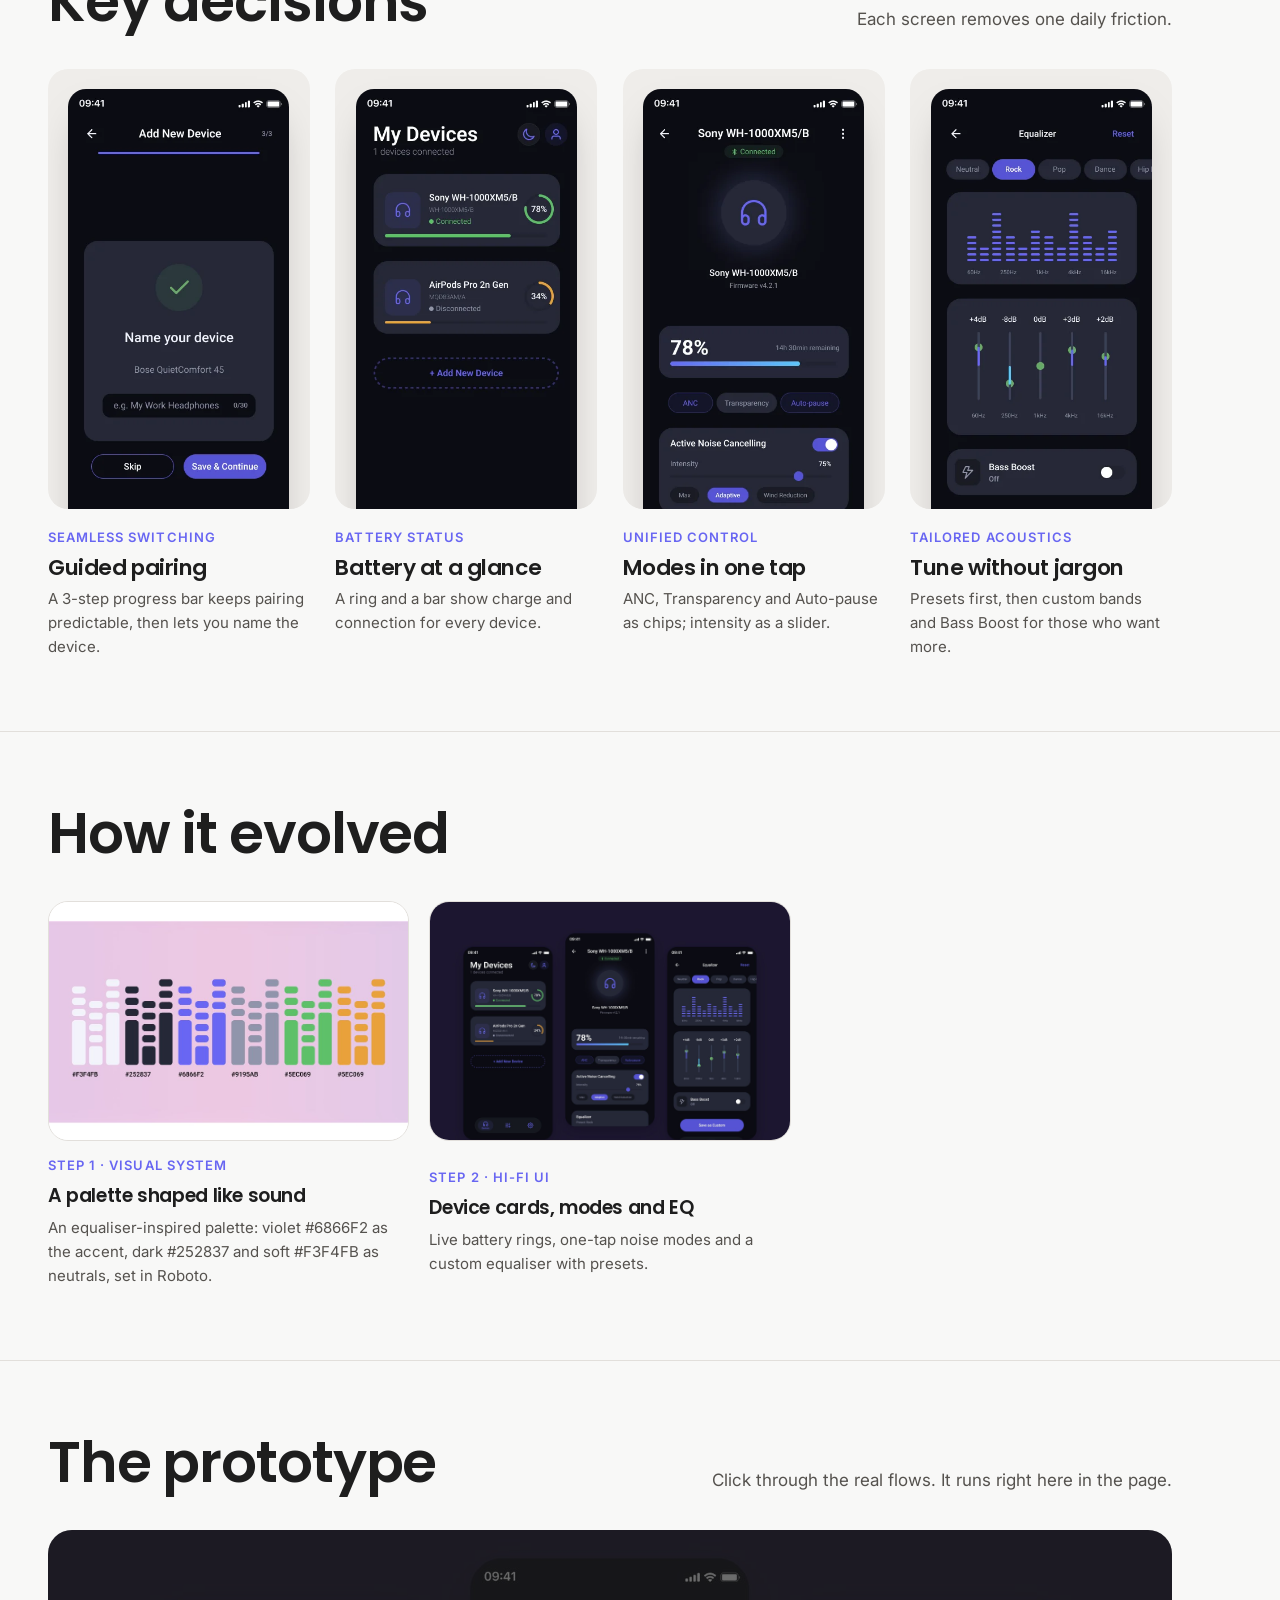
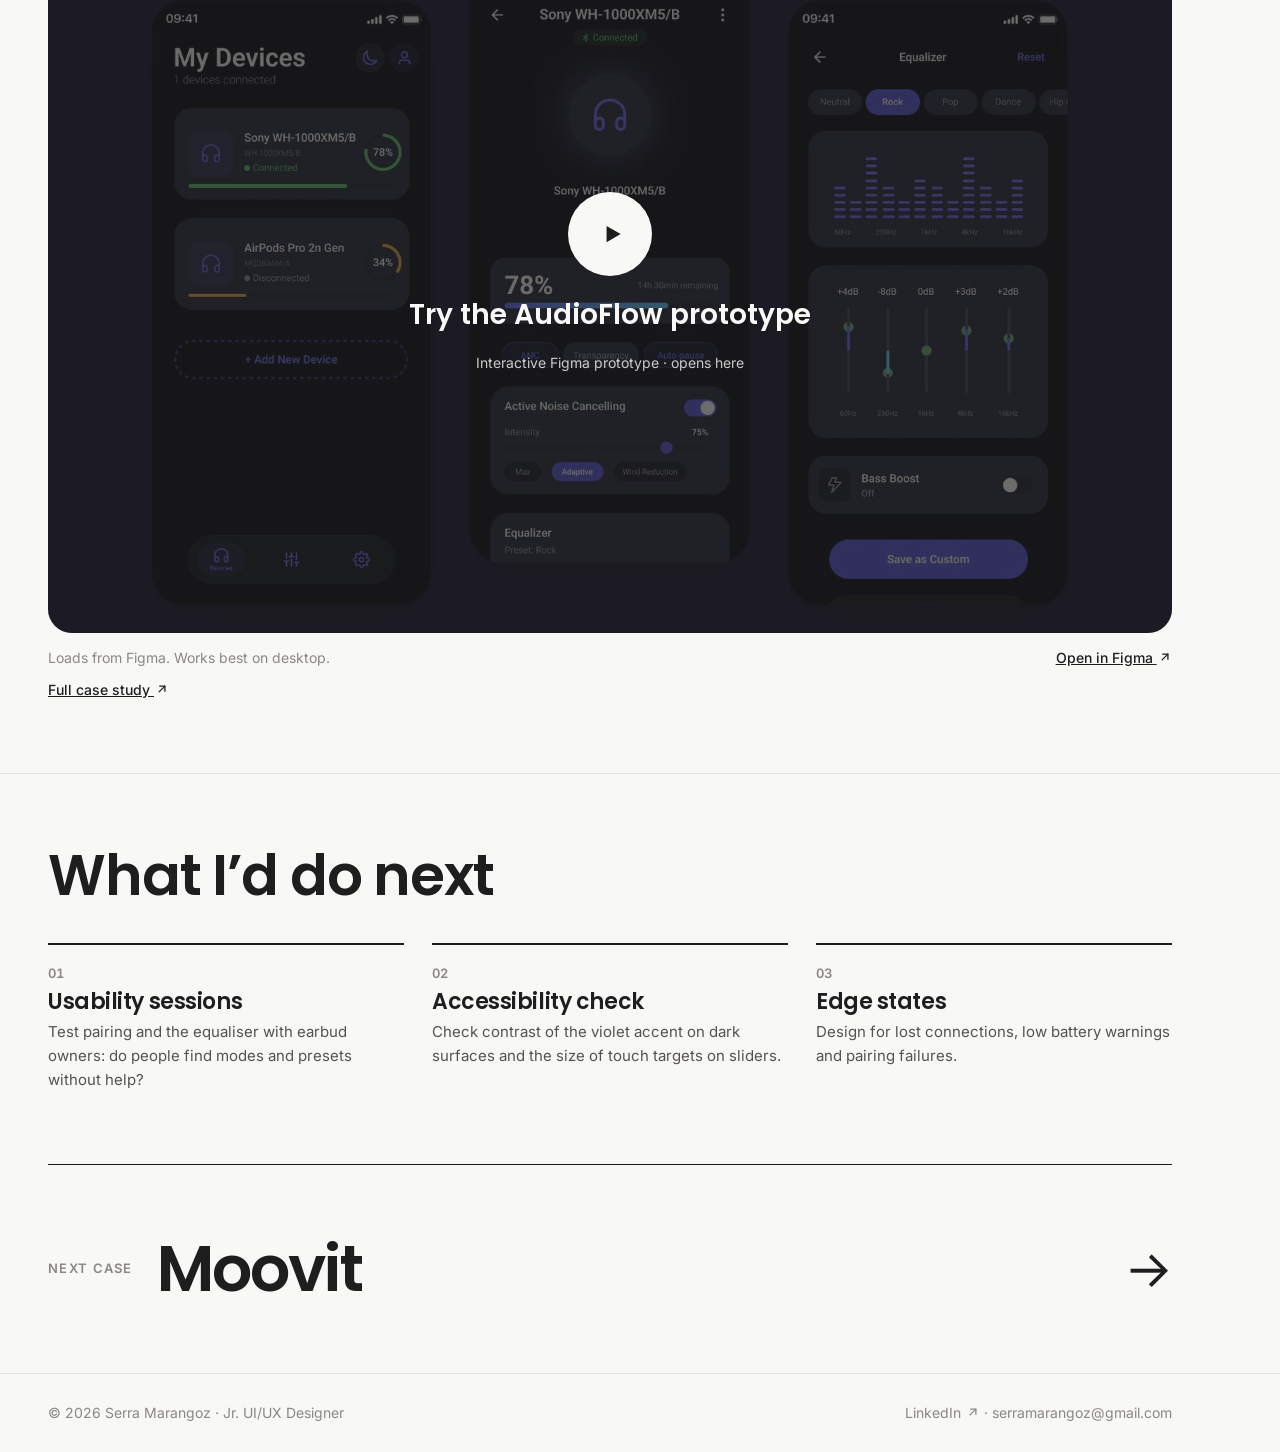
<file: work/audioflow.html>
<!doctype html>
<html lang="en">
<head>
<meta charset="utf-8">
<meta name="viewport" content="width=device-width, initial-scale=1, viewport-fit=cover">
<title>AudioFlow — Serra Marangoz</title>
<meta name="description" content="A companion app that brings every wireless-earbud control, from battery and sound to connections, into one calm, intuitive hub.">
<meta property="og:title" content="AudioFlow — Serra Marangoz">
<meta property="og:description" content="A companion app that brings every wireless-earbud control, from battery and sound to connections, into one calm, intuitive hub.">
<meta property="og:image" content="https://serramarangoz.com/assets/img/share.jpg">
<meta name="twitter:card" content="summary_large_image">
<meta name="theme-color" content="#f8f8f7">
<link rel="icon" href="data:image/svg+xml,%3Csvg xmlns=%27http://www.w3.org/2000/svg%27 viewBox=%270 0 64 64%27%3E%3Crect width=%2764%27 height=%2764%27 rx=%2714%27 fill=%27%231e1e1e%27/%3E%3Ctext x=%2732%27 y=%2744%27 font-family=%27Arial%27 font-weight=%27700%27 font-size=%2734%27 text-anchor=%27middle%27 fill=%27white%27%3ESM%3C/text%3E%3C/svg%3E">
<link rel="preconnect" href="https://fonts.googleapis.com"><link rel="preconnect" href="https://fonts.gstatic.com" crossorigin><link rel="stylesheet" href="https://fonts.googleapis.com/css2?family=Inter:wght@400;500;600&family=Poppins:wght@500;600&display=swap">
<link rel="stylesheet" href="../assets/style.css">
</head>
<body>
<div class="rail" aria-hidden="true"><div class="prog"></div><div class="label">Portfolio</div><div class="num">02</div></div>
<header class="top">
  <div class="wrap">
    <a class="brand" href="../">Serra Marangoz</a>
    <nav class="menu" aria-label="Main"><a href="../#work" aria-current="page">Work</a><a href="../#about">About</a><a href="../#contact" class="hide-sm">Contact</a>
      <a class="open" href="../#contact"><i></i><span>Open to work</span></a>
    </nav>
  </div>
</header>
<main>

<div class="cx" style="--odak:#6866f2;--accent-text:#6866f2">
<section class="case-hero"><div class="wrap">
  <a class="back" href="../#work">← All work</a>
  <div class="grid">
    <div class="copy">
      <p class="eyebrow">Case study 02 · March 2025 · Mobile app</p>
      <h1>AudioFlow</h1>
      <p class="lede">A companion app that brings every wireless-earbud control, from battery and sound to connections, into one calm, intuitive hub.</p>
      <div class="tags"><span class="tag">UI</span><span class="tag">Visual Design</span><span class="tag">Interaction</span><span class="tag">Design System</span></div>
      <div class="btns"><a class="btn solid" href="#prototype">Try the prototype</a></div>
    </div>
    <div class="media "><span class="ph" aria-hidden="true">AudioFlow</span><img src="../assets/img/work/audioflow.jpg" alt="AudioFlow mockup" loading="eager" onerror="this.remove()"></div>
  </div>
  <dl class="meta"><div><dt>Role</dt><dd>UI Designer</dd></div><div><dt>Platform</dt><dd>iOS mobile app</dd></div><div><dt>Focus</dt><dd>Visual system and interaction</dd></div><div><dt>Tools</dt><dd>Figma</dd></div></dl>
</div></section>
<nav class="casenav" aria-label="On this page"><div class="wrap"><a href="#problem">Problem</a><a href="#research">Direction</a><a href="#journey">Flow</a><a href="#decisions">Decisions</a><a href="#evolution">Process</a><a href="#prototype">Prototype</a></div></nav>

<section class="sec" id="problem"><div class="wrap">
  <div class="sec-head rv"><h2>The problem</h2></div>
  <div class="story rv"><article class=""><span class="k">01 · Problem</span><h3>Earbud controls are scattered.</h3><p>Battery, sound profiles, ANC and multi-device connections live in fragmented, unintuitive interfaces, a daily frustration.</p></article><article class="key"><span class="k">02 · Design principle</span><h3>What you check daily, at a glance.</h3><p>Battery, connection and noise mode belong on the first screen; deeper tuning like EQ sits one tap away.</p></article><article class=""><span class="k">03 · Solution</span><h3>One hub for every earbud.</h3><p>Guided pairing, device cards with live battery, one-tap ANC and Transparency modes, and a custom EQ with presets.</p></article></div>
</div></section>

<section class="sec" id="research"><div class="wrap">
  <div class="sec-head rv"><h2>Design direction</h2></div>
  <div class="research rv">
    <div class="copy"><p class="lede">AudioFlow is a visual and interaction design project, so it started from mood and principles rather than user research.</p><p>I built a moodboard for a calm, tech-forward audio brand: night tones, studio light and violet. That set the visual system: Roboto for clarity at small sizes, and a palette built around violet #6866F2 with dark and soft neutrals.</p><div class="note"><b>Scope.</b> This project focused on UI and interaction. It wasn’t based on user interviews, and the flows haven’t been usability-tested.</div></div>
    <div><div class="rmedia"><img src="../assets/img/cases/audioflow-mood.jpg" alt="Moodboard" loading="lazy"></div><ol class="findings"><li><span class="n">01</span><div><h3>What you check daily, at a glance</h3><p>Battery, connection and noise mode belong on the first screen.</p></div></li><li><span class="n">02</span><div><h3>Depth one tap away</h3><p>EQ and settings sit behind the hub, not in front of it.</p></div></li><li><span class="n">03</span><div><h3>Predictable pairing</h3><p>A 3-step progress bar makes pairing feel safe and finite.</p></div></li></ol></div>
  </div>
</div></section>

<section class="sec" id="journey"><div class="wrap">
  <div class="sec-head rv"><h2>From pairing to hub</h2><p>Wireframes for the main flow: welcome, device search, pairing in three steps and naming, then the device hub, noise control and equaliser.</p></div>
  <figure class="wide rv"><div class="media"><img src="../assets/img/cases/audioflow-wireframes.jpg" alt="From pairing to hub" loading="lazy"></div>
  <figcaption><span>Open app → device discovery → success and naming → main hub → my devices, equaliser and settings.</span><a href="../assets/img/cases/audioflow-wireframes.jpg" target="_blank" rel="noopener">Open full size <svg class="ext" aria-hidden="true" viewBox="0 0 24 24" width="1em" height="1em" fill="none" stroke="currentColor" stroke-width="2.2" stroke-linecap="round" stroke-linejoin="round"><path d="M7 17L17 7"/><path d="M8 7h9v9"/></svg></a></figcaption></figure>
</div></section>

<section class="sec" id="decisions"><div class="wrap">
  <div class="sec-head rv"><h2>Key decisions</h2><p>Each screen removes one daily friction.</p></div>
  <div class="decisions rv" style="--n:4"><article><div class="shot"><img src="../assets/img/screens/audioflow-5.webp" alt="Guided pairing screen" loading="lazy"></div><span class="pain">Seamless switching</span><h3>Guided pairing</h3><p>A 3-step progress bar keeps pairing predictable, then lets you name the device.</p></article><article><div class="shot"><img src="../assets/img/screens/audioflow-2.webp" alt="Battery at a glance screen" loading="lazy"></div><span class="pain">Battery status</span><h3>Battery at a glance</h3><p>A ring and a bar show charge and connection for every device.</p></article><article><div class="shot"><img src="../assets/img/screens/audioflow-3.webp" alt="Modes in one tap screen" loading="lazy"></div><span class="pain">Unified control</span><h3>Modes in one tap</h3><p>ANC, Transparency and Auto-pause as chips; intensity as a slider.</p></article><article><div class="shot"><img src="../assets/img/screens/audioflow-4.webp" alt="Tune without jargon screen" loading="lazy"></div><span class="pain">Tailored acoustics</span><h3>Tune without jargon</h3><p>Presets first, then custom bands and Bass Boost for those who want more.</p></article></div>
</div></section>

<section class="sec" id="evolution"><div class="wrap">
  <div class="sec-head rv"><h2>How it evolved</h2></div>
  <div class="prows"><article class="rv"><div class="media"><img src="../assets/img/cases/audioflow-colors.jpg" alt="A palette shaped like sound" loading="lazy"></div><div class="copy"><span class="pain">Step 1 · Visual system</span><h3>A palette shaped like sound</h3><p>An equaliser-inspired palette: violet #6866F2 as the accent, dark #252837 and soft #F3F4FB as neutrals, set in Roboto.</p></div></article><article class="rv"><div class="media"><img src="../assets/img/work/audioflow.jpg" alt="Device cards, modes and EQ" loading="lazy"></div><div class="copy"><span class="pain">Step 2 · Hi-fi UI</span><h3>Device cards, modes and EQ</h3><p>Live battery rings, one-tap noise modes and a custom equaliser with presets.</p></div></article></div>
</div></section>

<section class="sec" id="prototype"><div class="wrap">
  <div class="sec-head rv"><h2>The prototype</h2><p>Click through the real flows. It runs right here in the page.</p></div>
  <div class="rv"><div class="player" data-embed="https://embed.figma.com/proto/8FG7s72vfDZ0NTFUVHidk4/AudioFlow-UI-Case-Study?node-id=1-3302&amp;p=f&amp;viewport=247%2C312%2C0.12&amp;scaling=scale-down&amp;content-scaling=fixed&amp;page-id=1%3A2454&amp;embed-host=share" data-title="Try the AudioFlow prototype">
  <button class="poster" type="button">
    <img class="bgimg" src="../assets/img/work/audioflow.jpg" alt="" loading="lazy" onerror="this.remove()">
    <span class="play" aria-hidden="true"><svg viewBox="0 0 24 24" fill="currentColor"><path d="M7 4.5v15l13-7.5z"/></svg></span>
    <strong>Try the AudioFlow prototype</strong><small>Interactive Figma prototype · opens here</small>
  </button>
</div>
  <div class="player-note"><span>Loads from Figma. Works best on desktop.</span><a href="https://www.figma.com/proto/8FG7s72vfDZ0NTFUVHidk4/AudioFlow-UI-Case-Study?node-id=1-3302&amp;p=f&amp;viewport=247%2C312%2C0.12&amp;t=FgsHsamBj3B7jH3g-1&amp;scaling=scale-down&amp;content-scaling=fixed&amp;page-id=1%3A2454" target="_blank" rel="noopener">Open in Figma <svg class="ext" aria-hidden="true" viewBox="0 0 24 24" width="1em" height="1em" fill="none" stroke="currentColor" stroke-width="2.2" stroke-linecap="round" stroke-linejoin="round"><path d="M7 17L17 7"/><path d="M8 7h9v9"/></svg></a></div>
  <p class="fullcase"><a href="https://www.figma.com/proto/8FG7s72vfDZ0NTFUVHidk4/AudioFlow-UI-Case-Study?node-id=1-118&amp;viewport=488%2C235%2C0.05&amp;t=7DK56CzJzExVB8BG-1&amp;scaling=scale-down-width&amp;content-scaling=fixed&amp;page-id=0%3A1" target="_blank" rel="noopener">Full case study <svg class="ext" aria-hidden="true" viewBox="0 0 24 24" width="1em" height="1em" fill="none" stroke="currentColor" stroke-width="2.2" stroke-linecap="round" stroke-linejoin="round"><path d="M7 17L17 7"/><path d="M8 7h9v9"/></svg></a></p></div>
</div></section>

<section class="sec"><div class="wrap">
  <div class="sec-head rv"><h2>What I’d do next</h2></div>
  <ol class="process rv" style="--n:3"><li><span class="n">01</span><h3>Usability sessions</h3><p>Test pairing and the equaliser with earbud owners: do people find modes and presets without help?</p></li><li><span class="n">02</span><h3>Accessibility check</h3><p>Check contrast of the violet accent on dark surfaces and the size of touch targets on sliders.</p></li><li><span class="n">03</span><h3>Edge states</h3><p>Design for lost connections, low battery warnings and pairing failures.</p></li></ol>
</div></section>
</div>
<div class="wrap"><a class="next" href="moovit.html"><small>Next case</small><b>Moovit</b><span class="arr" aria-hidden="true">→</span></a></div>

</main>
<footer class="foot"><div class="wrap"><span>© <span id="year">2026</span> Serra Marangoz · Jr. UI/UX Designer</span><span><a href="https://www.linkedin.com/in/serramarangoz" target="_blank" rel="noopener">LinkedIn <svg class="ext" aria-hidden="true" viewBox="0 0 24 24" width="1em" height="1em" fill="none" stroke="currentColor" stroke-width="2.2" stroke-linecap="round" stroke-linejoin="round"><path d="M7 17L17 7"/><path d="M8 7h9v9"/></svg></a> · <a href="mailto:serramarangoz@gmail.com">serramarangoz@gmail.com</a></span></div></footer>
<button class="totop" type="button" aria-label="Back to top"><svg viewBox="0 0 24 24" fill="none" stroke="currentColor" stroke-width="2" stroke-linecap="round" stroke-linejoin="round" aria-hidden="true"><path d="M12 19V5M5 12l7-7 7 7"/></svg></button>
<script src="../assets/site.js"></script>
</body>
</html>
</file>
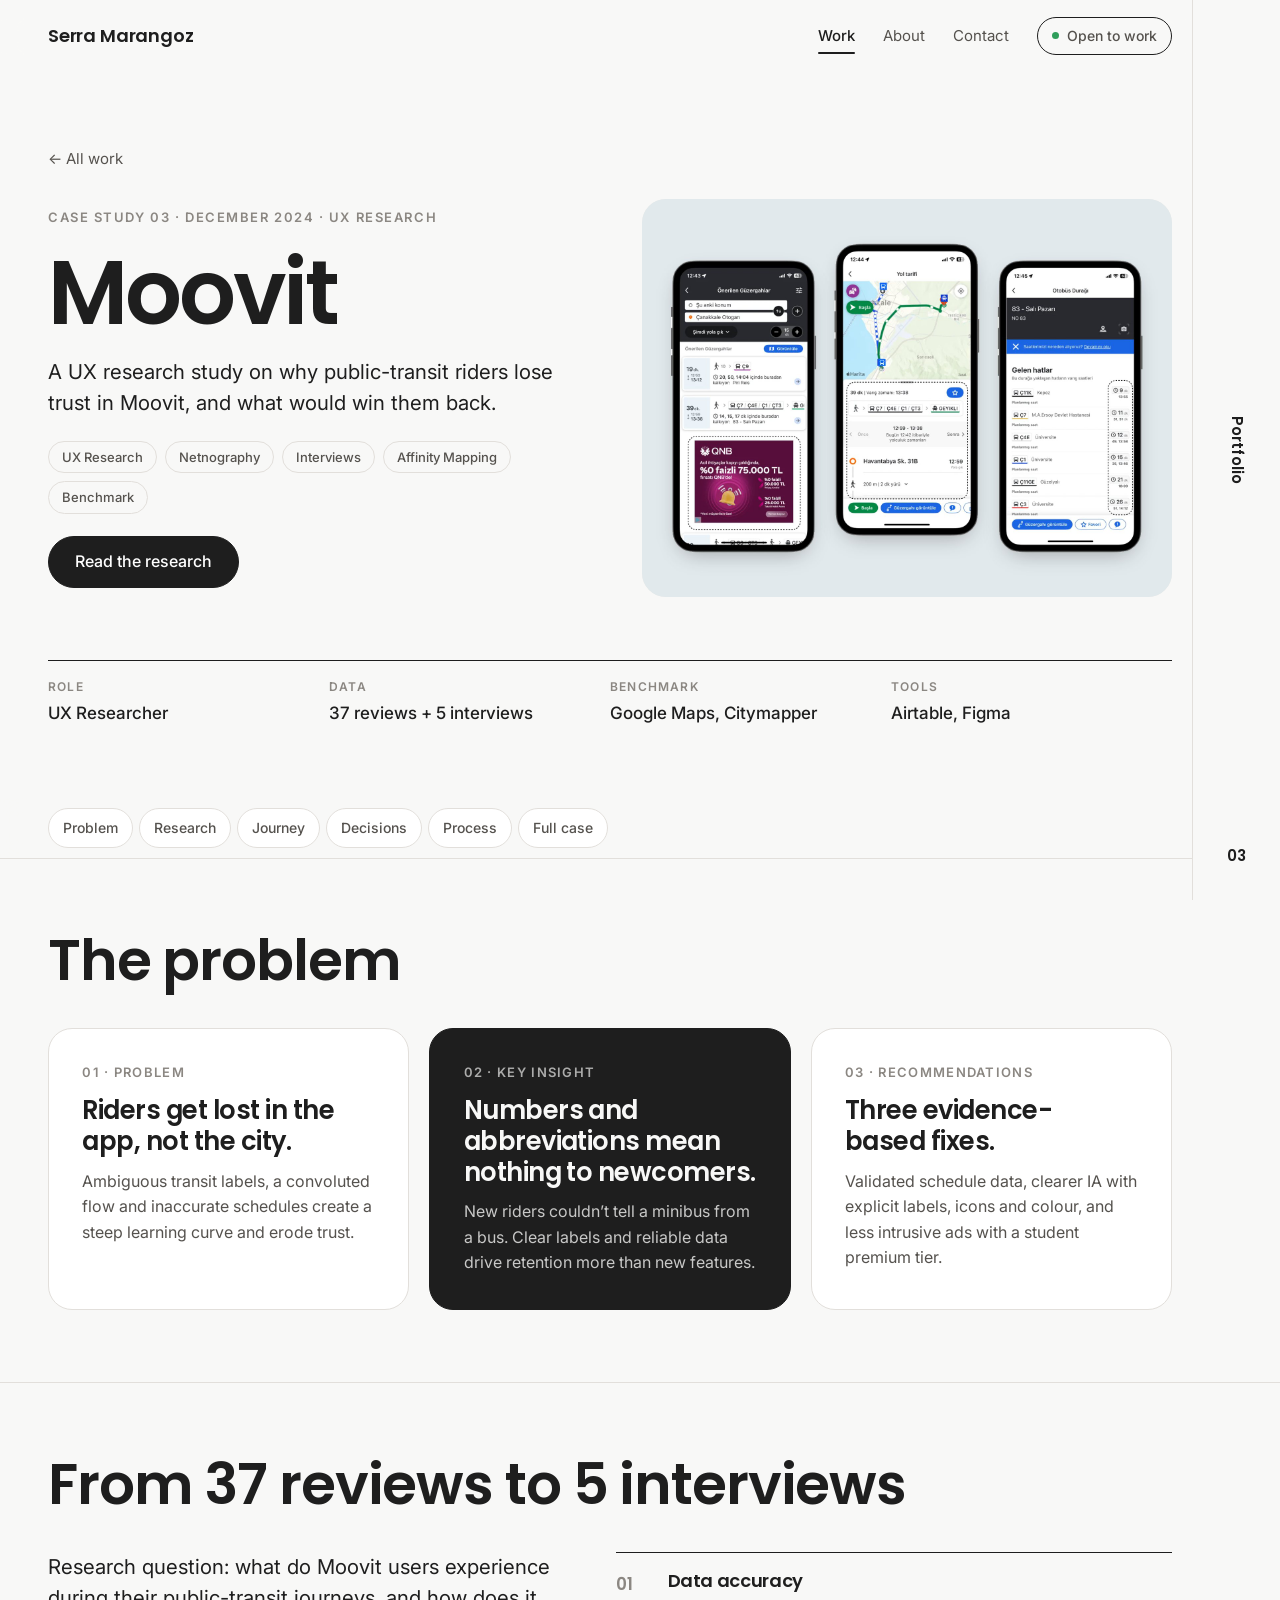
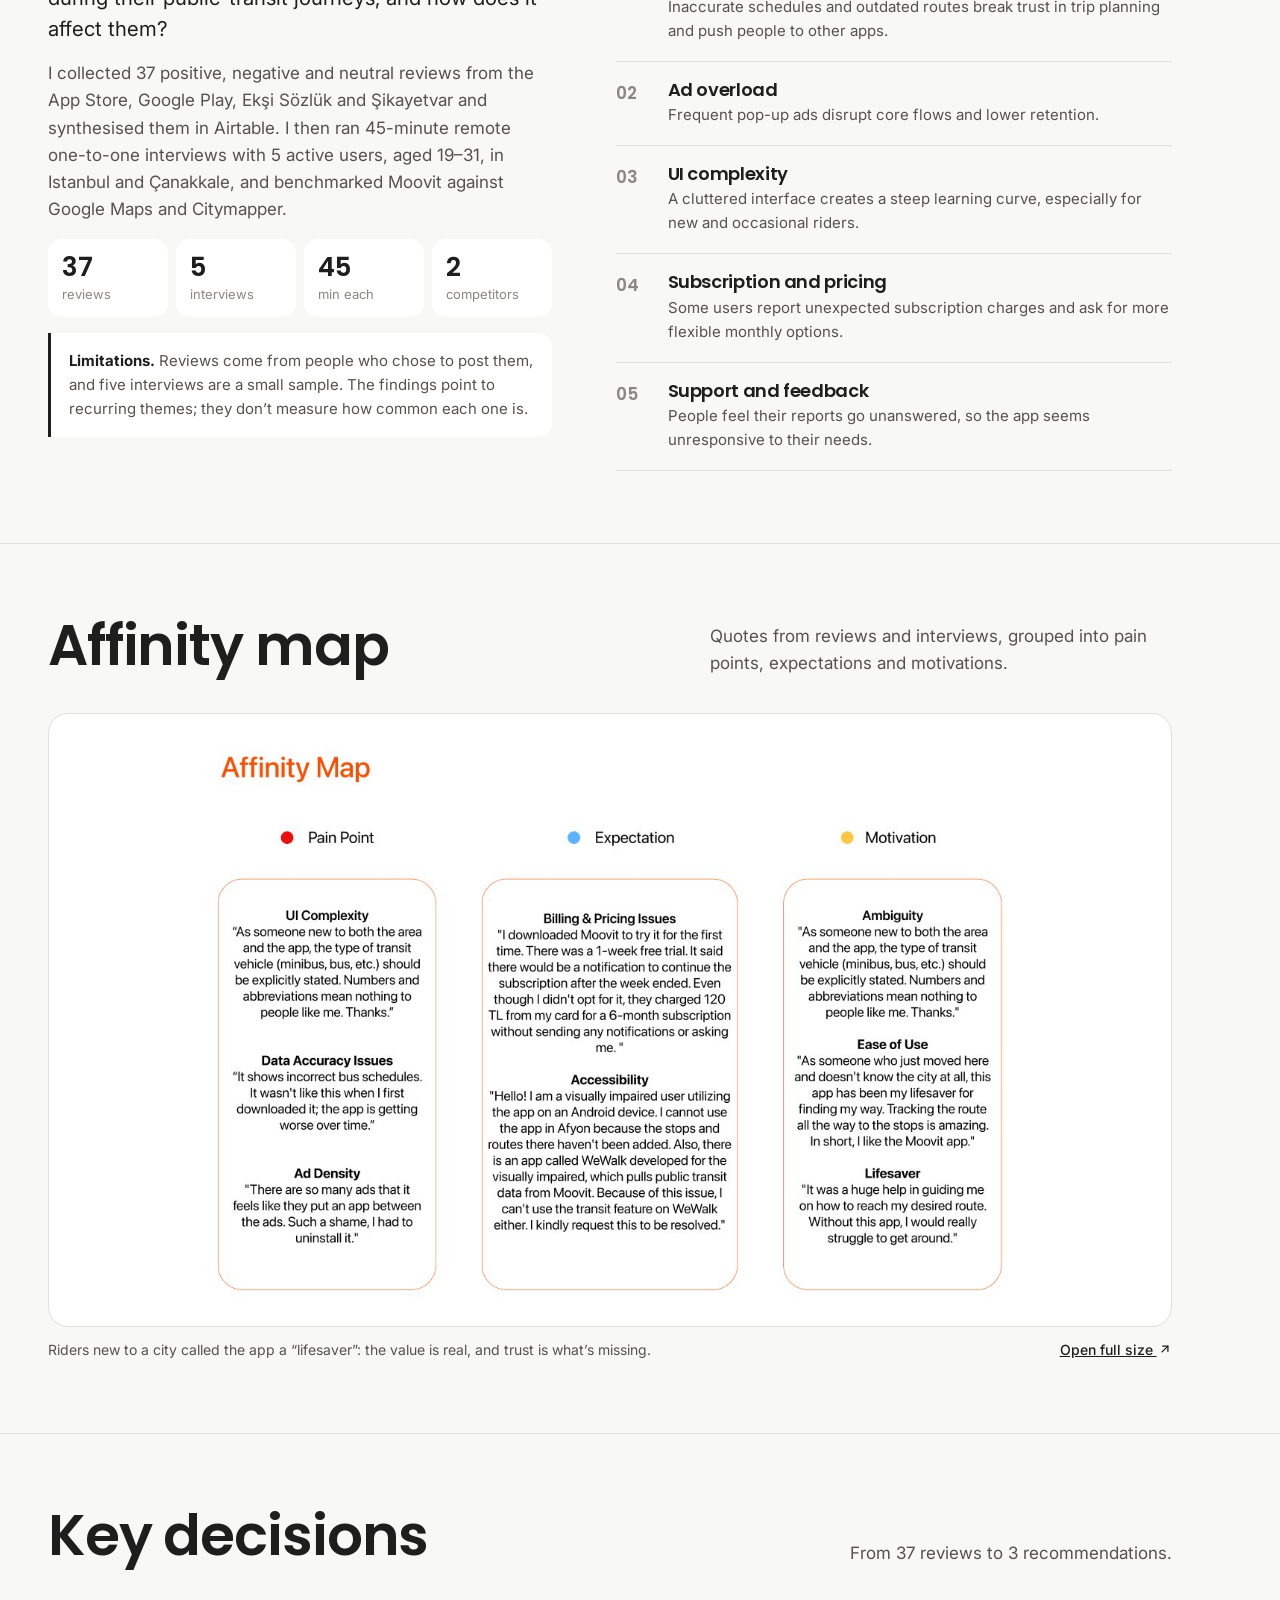
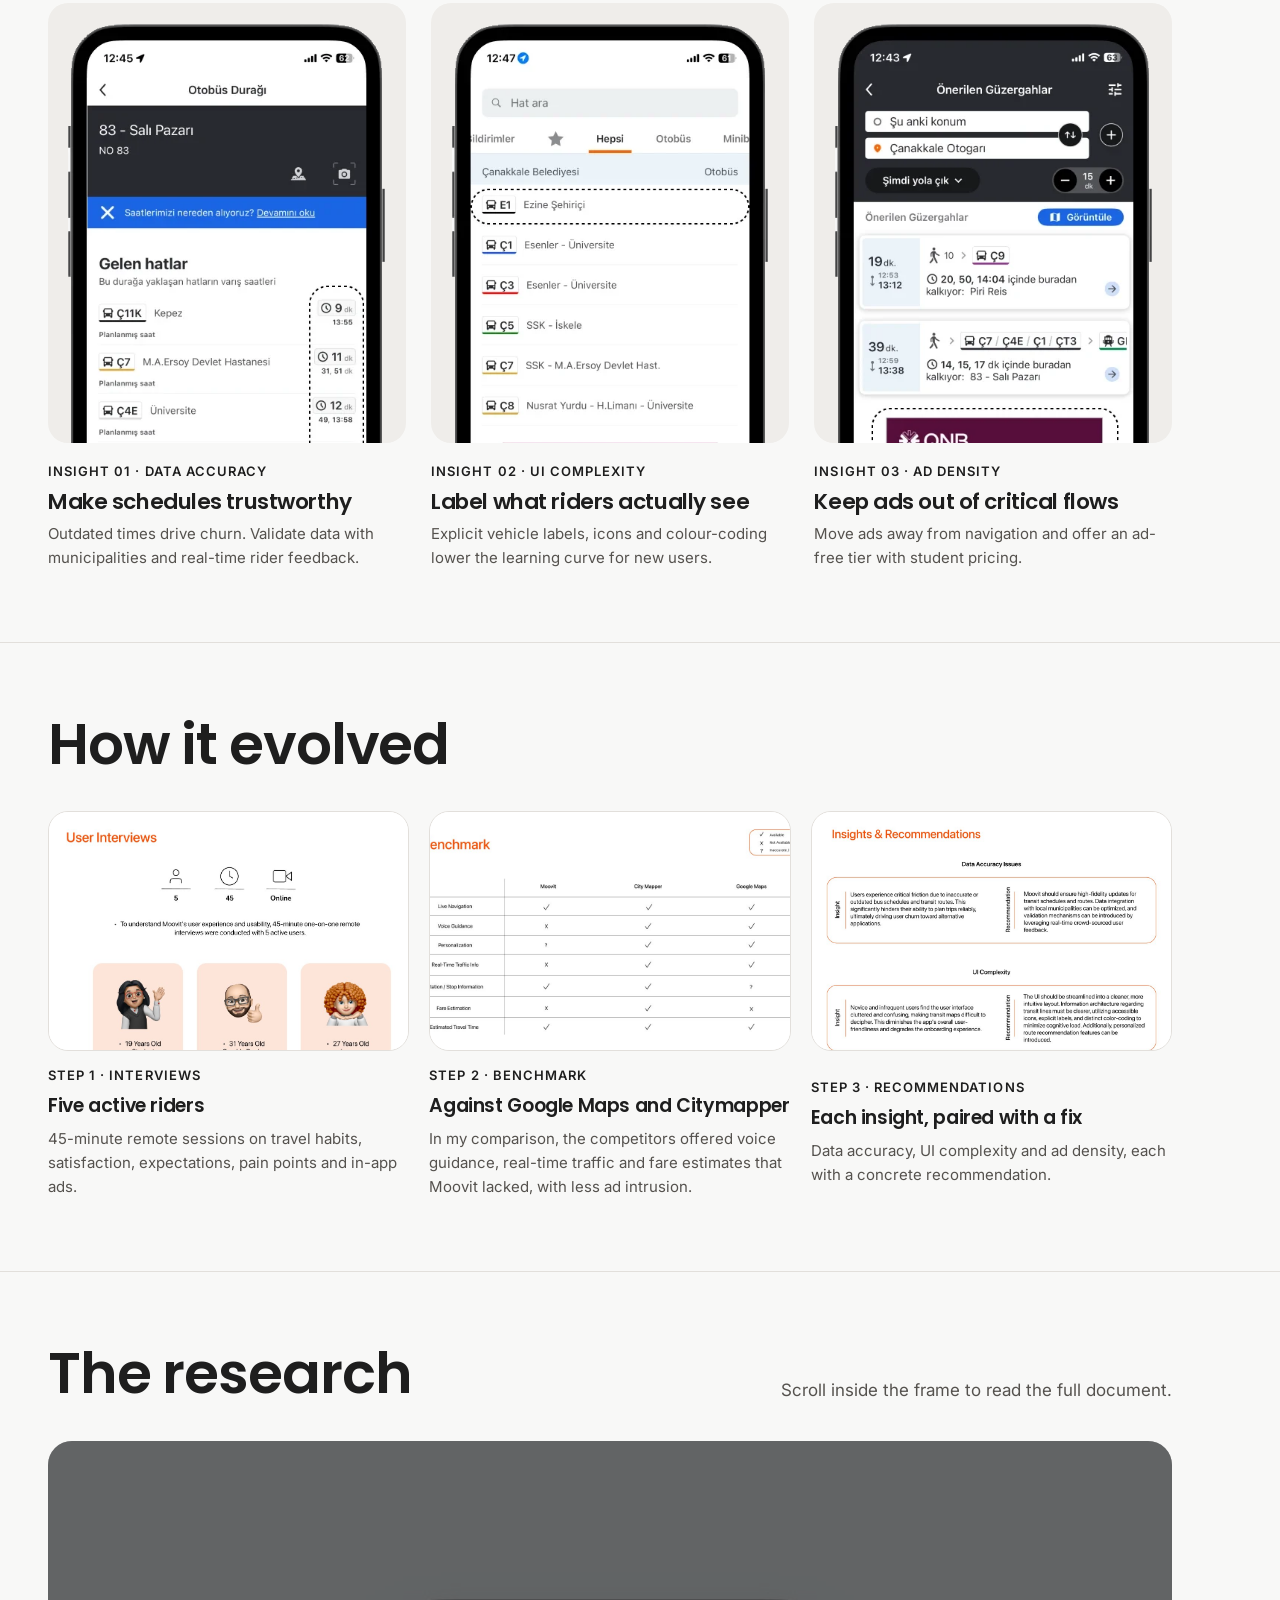
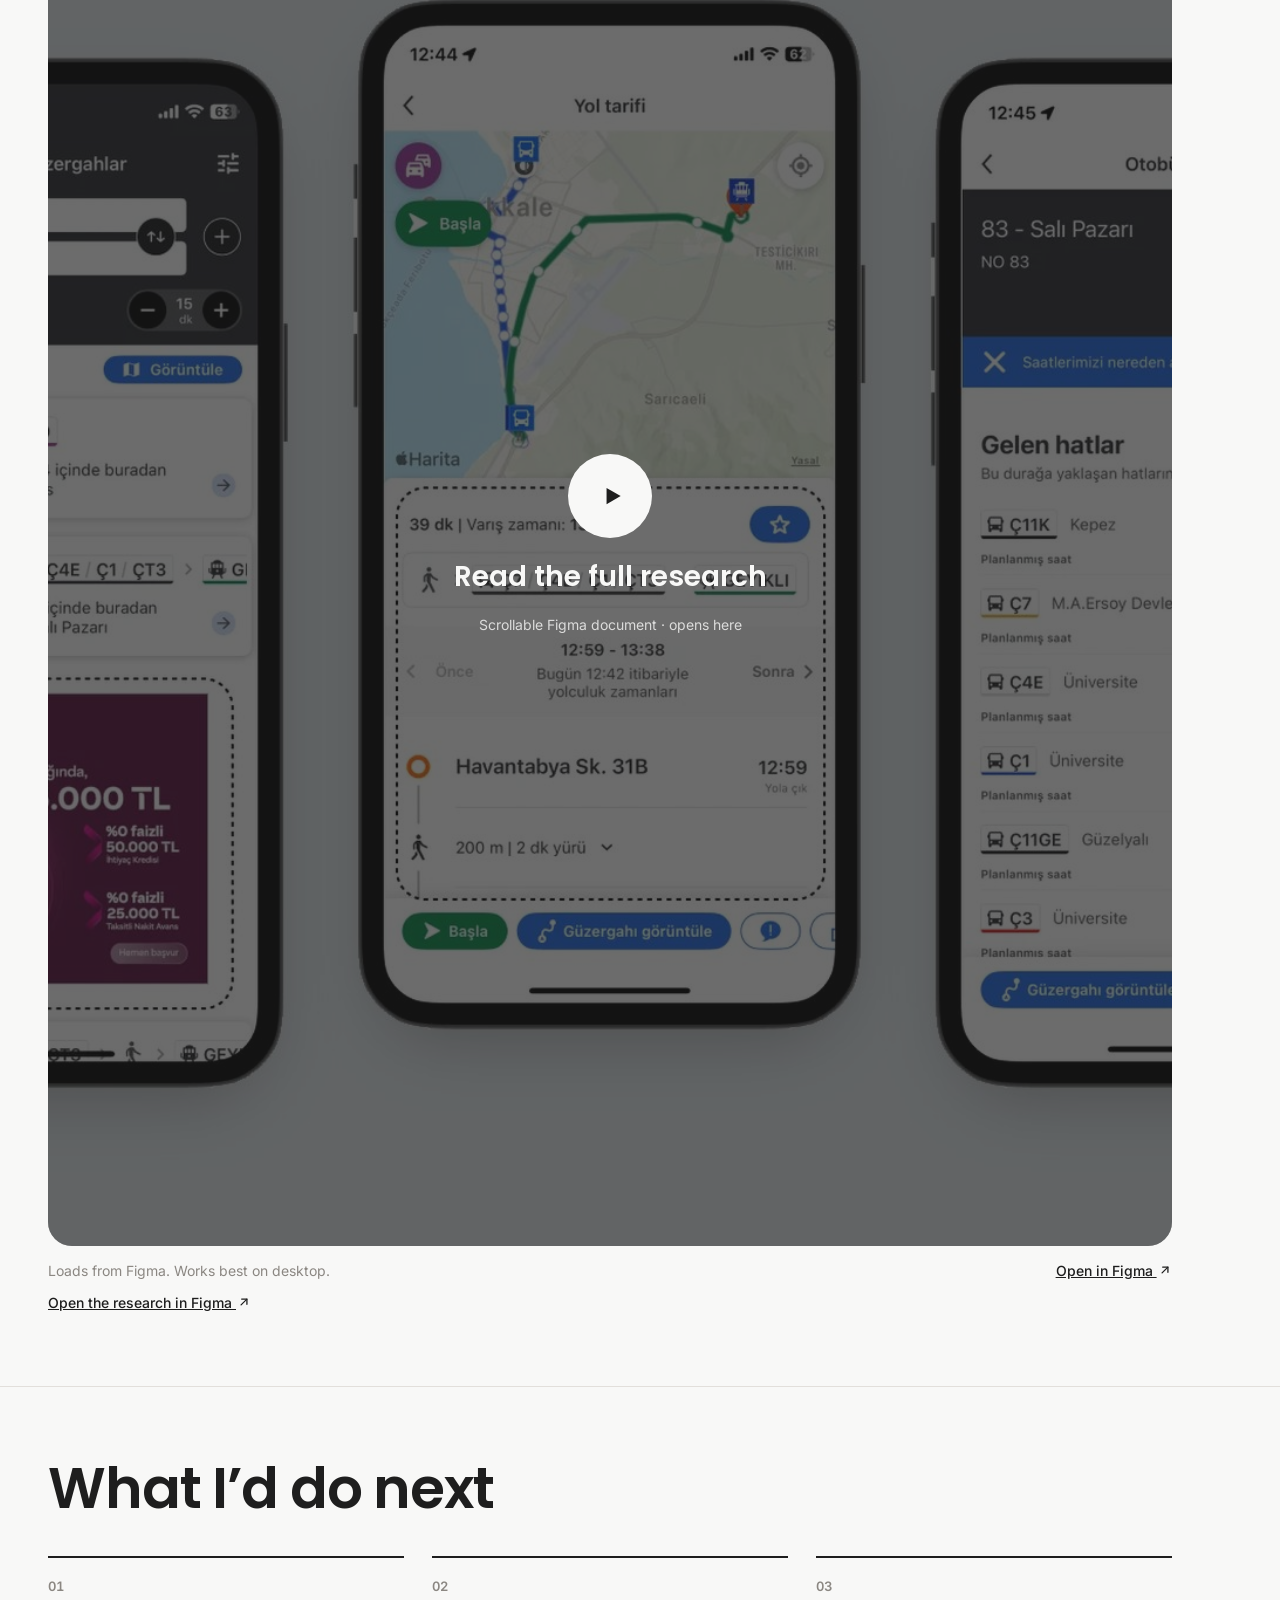
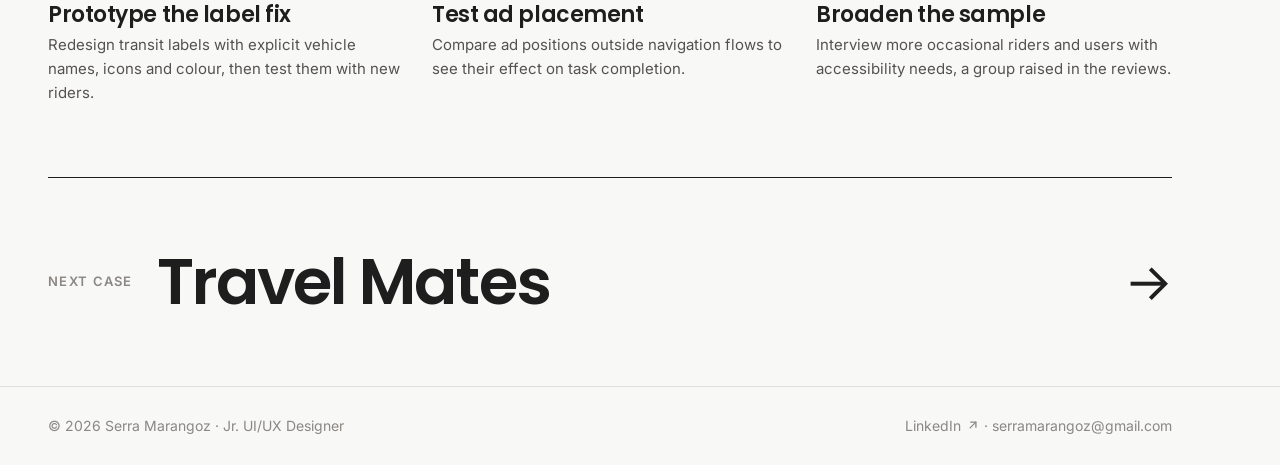
<file: work/moovit.html>
<!doctype html>
<html lang="en">
<head>
<meta charset="utf-8">
<meta name="viewport" content="width=device-width, initial-scale=1, viewport-fit=cover">
<title>Moovit — Serra Marangoz</title>
<meta name="description" content="A UX research study on why public-transit riders lose trust in Moovit, and what would win them back.">
<meta property="og:title" content="Moovit — Serra Marangoz">
<meta property="og:description" content="A UX research study on why public-transit riders lose trust in Moovit, and what would win them back.">
<meta property="og:image" content="https://serramarangoz.com/assets/img/share.jpg">
<meta name="twitter:card" content="summary_large_image">
<meta name="theme-color" content="#f8f8f7">
<link rel="icon" href="data:image/svg+xml,%3Csvg xmlns=%27http://www.w3.org/2000/svg%27 viewBox=%270 0 64 64%27%3E%3Crect width=%2764%27 height=%2764%27 rx=%2714%27 fill=%27%231e1e1e%27/%3E%3Ctext x=%2732%27 y=%2744%27 font-family=%27Arial%27 font-weight=%27700%27 font-size=%2734%27 text-anchor=%27middle%27 fill=%27white%27%3ESM%3C/text%3E%3C/svg%3E">
<link rel="preconnect" href="https://fonts.googleapis.com"><link rel="preconnect" href="https://fonts.gstatic.com" crossorigin><link rel="stylesheet" href="https://fonts.googleapis.com/css2?family=Inter:wght@400;500;600&family=Poppins:wght@500;600&display=swap">
<link rel="stylesheet" href="../assets/style.css">
</head>
<body>
<div class="rail" aria-hidden="true"><div class="prog"></div><div class="label">Portfolio</div><div class="num">03</div></div>
<header class="top">
  <div class="wrap">
    <a class="brand" href="../">Serra Marangoz</a>
    <nav class="menu" aria-label="Main"><a href="../#work" aria-current="page">Work</a><a href="../#about">About</a><a href="../#contact" class="hide-sm">Contact</a>
      <a class="open" href="../#contact"><i></i><span>Open to work</span></a>
    </nav>
  </div>
</header>
<main>

<div class="cx" style="--odak:#1e1e1e;--accent-text:#1e1e1e">
<section class="case-hero"><div class="wrap">
  <a class="back" href="../#work">← All work</a>
  <div class="grid">
    <div class="copy">
      <p class="eyebrow">Case study 03 · December 2024 · UX research</p>
      <h1>Moovit</h1>
      <p class="lede">A UX research study on why public-transit riders lose trust in Moovit, and what would win them back.</p>
      <div class="tags"><span class="tag">UX Research</span><span class="tag">Netnography</span><span class="tag">Interviews</span><span class="tag">Affinity Mapping</span><span class="tag">Benchmark</span></div>
      <div class="btns"><a class="btn solid" href="#prototype">Read the research</a></div>
    </div>
    <div class="media "><span class="ph" aria-hidden="true">Moovit</span><img src="../assets/img/work/moovit.jpg" alt="Moovit mockup" loading="eager" onerror="this.remove()"></div>
  </div>
  <dl class="meta"><div><dt>Role</dt><dd>UX Researcher</dd></div><div><dt>Data</dt><dd>37 reviews + 5 interviews</dd></div><div><dt>Benchmark</dt><dd>Google Maps, Citymapper</dd></div><div><dt>Tools</dt><dd>Airtable, Figma</dd></div></dl>
</div></section>
<nav class="casenav" aria-label="On this page"><div class="wrap"><a href="#problem">Problem</a><a href="#research">Research</a><a href="#journey">Journey</a><a href="#decisions">Decisions</a><a href="#evolution">Process</a><a href="#prototype">Full case</a></div></nav>

<section class="sec" id="problem"><div class="wrap">
  <div class="sec-head rv"><h2>The problem</h2></div>
  <div class="story rv"><article class=""><span class="k">01 · Problem</span><h3>Riders get lost in the app, not the city.</h3><p>Ambiguous transit labels, a convoluted flow and inaccurate schedules create a steep learning curve and erode trust.</p></article><article class="key"><span class="k">02 · Key insight</span><h3>Numbers and abbreviations mean nothing to newcomers.</h3><p>New riders couldn’t tell a minibus from a bus. Clear labels and reliable data drive retention more than new features.</p></article><article class=""><span class="k">03 · Recommendations</span><h3>Three evidence-based fixes.</h3><p>Validated schedule data, clearer IA with explicit labels, icons and colour, and less intrusive ads with a student premium tier.</p></article></div>
</div></section>

<section class="sec" id="research"><div class="wrap">
  <div class="sec-head rv"><h2>From 37 reviews to 5 interviews</h2></div>
  <div class="research rv">
    <div class="copy"><p class="lede">Research question: what do Moovit users experience during their public-transit journeys, and how does it affect them?</p><p>I collected 37 positive, negative and neutral reviews from the App Store, Google Play, Ekşi Sözlük and Şikayetvar and synthesised them in Airtable. I then ran 45-minute remote one-to-one interviews with 5 active users, aged 19–31, in Istanbul and Çanakkale, and benchmarked Moovit against Google Maps and Citymapper.</p><div class="statrow"><div><b class="tabular">37</b><span>reviews</span></div><div><b class="tabular">5</b><span>interviews</span></div><div><b class="tabular">45</b><span>min each</span></div><div><b class="tabular">2</b><span>competitors</span></div></div><div class="note"><b>Limitations.</b> Reviews come from people who chose to post them, and five interviews are a small sample. The findings point to recurring themes; they don’t measure how common each one is.</div></div>
    <div><ol class="findings"><li><span class="n">01</span><div><h3>Data accuracy</h3><p>Inaccurate schedules and outdated routes break trust in trip planning and push people to other apps.</p></div></li><li><span class="n">02</span><div><h3>Ad overload</h3><p>Frequent pop-up ads disrupt core flows and lower retention.</p></div></li><li><span class="n">03</span><div><h3>UI complexity</h3><p>A cluttered interface creates a steep learning curve, especially for new and occasional riders.</p></div></li><li><span class="n">04</span><div><h3>Subscription and pricing</h3><p>Some users report unexpected subscription charges and ask for more flexible monthly options.</p></div></li><li><span class="n">05</span><div><h3>Support and feedback</h3><p>People feel their reports go unanswered, so the app seems unresponsive to their needs.</p></div></li></ol></div>
  </div>
</div></section>

<section class="sec" id="journey"><div class="wrap">
  <div class="sec-head rv"><h2>Affinity map</h2><p>Quotes from reviews and interviews, grouped into pain points, expectations and motivations.</p></div>
  <figure class="wide rv"><div class="media"><img src="../assets/img/cases/moovit-affinity.jpg" alt="Affinity map" loading="lazy"></div>
  <figcaption><span>Riders new to a city called the app a “lifesaver”: the value is real, and trust is what’s missing.</span><a href="../assets/img/cases/moovit-affinity.jpg" target="_blank" rel="noopener">Open full size <svg class="ext" aria-hidden="true" viewBox="0 0 24 24" width="1em" height="1em" fill="none" stroke="currentColor" stroke-width="2.2" stroke-linecap="round" stroke-linejoin="round"><path d="M7 17L17 7"/><path d="M8 7h9v9"/></svg></a></figcaption></figure>
</div></section>

<section class="sec" id="decisions"><div class="wrap">
  <div class="sec-head rv"><h2>Key decisions</h2><p>From 37 reviews to 3 recommendations.</p></div>
  <div class="decisions rv" style="--n:3"><article><div class="shot device"><img src="../assets/img/screens/moovit-3.webp" alt="Make schedules trustworthy screen" loading="lazy"></div><span class="pain">Insight 01 · Data accuracy</span><h3>Make schedules trustworthy</h3><p>Outdated times drive churn. Validate data with municipalities and real-time rider feedback.</p></article><article><div class="shot device"><img src="../assets/img/screens/moovit-4.webp" alt="Label what riders actually see screen" loading="lazy"></div><span class="pain">Insight 02 · UI complexity</span><h3>Label what riders actually see</h3><p>Explicit vehicle labels, icons and colour-coding lower the learning curve for new users.</p></article><article><div class="shot device"><img src="../assets/img/screens/moovit-1.webp" alt="Keep ads out of critical flows screen" loading="lazy"></div><span class="pain">Insight 03 · Ad density</span><h3>Keep ads out of critical flows</h3><p>Move ads away from navigation and offer an ad-free tier with student pricing.</p></article></div>
</div></section>

<section class="sec" id="evolution"><div class="wrap">
  <div class="sec-head rv"><h2>How it evolved</h2></div>
  <div class="prows"><article class="rv"><div class="media"><img src="../assets/img/cases/moovit-interviews.jpg" alt="Five active riders" loading="lazy"></div><div class="copy"><span class="pain">Step 1 · Interviews</span><h3>Five active riders</h3><p>45-minute remote sessions on travel habits, satisfaction, expectations, pain points and in-app ads.</p></div></article><article class="rv"><div class="media"><img src="../assets/img/cases/moovit-benchmark.jpg" alt="Against Google Maps and Citymapper" loading="lazy"></div><div class="copy"><span class="pain">Step 2 · Benchmark</span><h3>Against Google Maps and Citymapper</h3><p>In my comparison, the competitors offered voice guidance, real-time traffic and fare estimates that Moovit lacked, with less ad intrusion.</p></div></article><article class="rv"><div class="media"><img src="../assets/img/cases/moovit-recommendations.jpg" alt="Each insight, paired with a fix" loading="lazy"></div><div class="copy"><span class="pain">Step 3 · Recommendations</span><h3>Each insight, paired with a fix</h3><p>Data accuracy, UI complexity and ad density, each with a concrete recommendation.</p></div></article></div>
</div></section>

<section class="sec" id="prototype"><div class="wrap">
  <div class="sec-head rv"><h2>The research</h2><p>Scroll inside the frame to read the full document.</p></div>
  <div class="rv"><div class="player tall" data-embed="https://embed.figma.com/proto/NAT1FjxaTFZrf6bjkDmWGU/Moovit-UX-Research?node-id=1-28&amp;viewport=405%2C146%2C0.04&amp;scaling=scale-down-width&amp;content-scaling=fixed&amp;starting-point-node-id=1%3A28&amp;page-id=0%3A1&amp;embed-host=share" data-title="Read the full research">
  <button class="poster" type="button">
    <img class="bgimg" src="../assets/img/work/moovit.jpg" alt="" loading="lazy" onerror="this.remove()">
    <span class="play" aria-hidden="true"><svg viewBox="0 0 24 24" fill="currentColor"><path d="M7 4.5v15l13-7.5z"/></svg></span>
    <strong>Read the full research</strong><small>Scrollable Figma document · opens here</small>
  </button>
</div>
  <div class="player-note"><span>Loads from Figma. Works best on desktop.</span><a href="https://www.figma.com/proto/NAT1FjxaTFZrf6bjkDmWGU/Moovit-UX-Research?node-id=1-28&amp;viewport=405%2C146%2C0.04&amp;t=vy4Z5xlsYpZJHksk-1&amp;scaling=scale-down-width&amp;content-scaling=fixed&amp;starting-point-node-id=1%3A28&amp;page-id=0%3A1" target="_blank" rel="noopener">Open in Figma <svg class="ext" aria-hidden="true" viewBox="0 0 24 24" width="1em" height="1em" fill="none" stroke="currentColor" stroke-width="2.2" stroke-linecap="round" stroke-linejoin="round"><path d="M7 17L17 7"/><path d="M8 7h9v9"/></svg></a></div>
  <p class="fullcase"><a href="https://www.figma.com/proto/NAT1FjxaTFZrf6bjkDmWGU/Moovit-UX-Research?node-id=1-28&amp;viewport=405%2C146%2C0.04&amp;t=vy4Z5xlsYpZJHksk-1&amp;scaling=scale-down-width&amp;content-scaling=fixed&amp;starting-point-node-id=1%3A28&amp;page-id=0%3A1" target="_blank" rel="noopener">Open the research in Figma <svg class="ext" aria-hidden="true" viewBox="0 0 24 24" width="1em" height="1em" fill="none" stroke="currentColor" stroke-width="2.2" stroke-linecap="round" stroke-linejoin="round"><path d="M7 17L17 7"/><path d="M8 7h9v9"/></svg></a></p></div>
</div></section>

<section class="sec"><div class="wrap">
  <div class="sec-head rv"><h2>What I’d do next</h2></div>
  <ol class="process rv" style="--n:3"><li><span class="n">01</span><h3>Prototype the label fix</h3><p>Redesign transit labels with explicit vehicle names, icons and colour, then test them with new riders.</p></li><li><span class="n">02</span><h3>Test ad placement</h3><p>Compare ad positions outside navigation flows to see their effect on task completion.</p></li><li><span class="n">03</span><h3>Broaden the sample</h3><p>Interview more occasional riders and users with accessibility needs, a group raised in the reviews.</p></li></ol>
</div></section>
</div>
<div class="wrap"><a class="next" href="travel-mates.html"><small>Next case</small><b>Travel Mates</b><span class="arr" aria-hidden="true">→</span></a></div>

</main>
<footer class="foot"><div class="wrap"><span>© <span id="year">2026</span> Serra Marangoz · Jr. UI/UX Designer</span><span><a href="https://www.linkedin.com/in/serramarangoz" target="_blank" rel="noopener">LinkedIn <svg class="ext" aria-hidden="true" viewBox="0 0 24 24" width="1em" height="1em" fill="none" stroke="currentColor" stroke-width="2.2" stroke-linecap="round" stroke-linejoin="round"><path d="M7 17L17 7"/><path d="M8 7h9v9"/></svg></a> · <a href="mailto:serramarangoz@gmail.com">serramarangoz@gmail.com</a></span></div></footer>
<button class="totop" type="button" aria-label="Back to top"><svg viewBox="0 0 24 24" fill="none" stroke="currentColor" stroke-width="2" stroke-linecap="round" stroke-linejoin="round" aria-hidden="true"><path d="M12 19V5M5 12l7-7 7 7"/></svg></button>
<script src="../assets/site.js"></script>
</body>
</html>
</file>
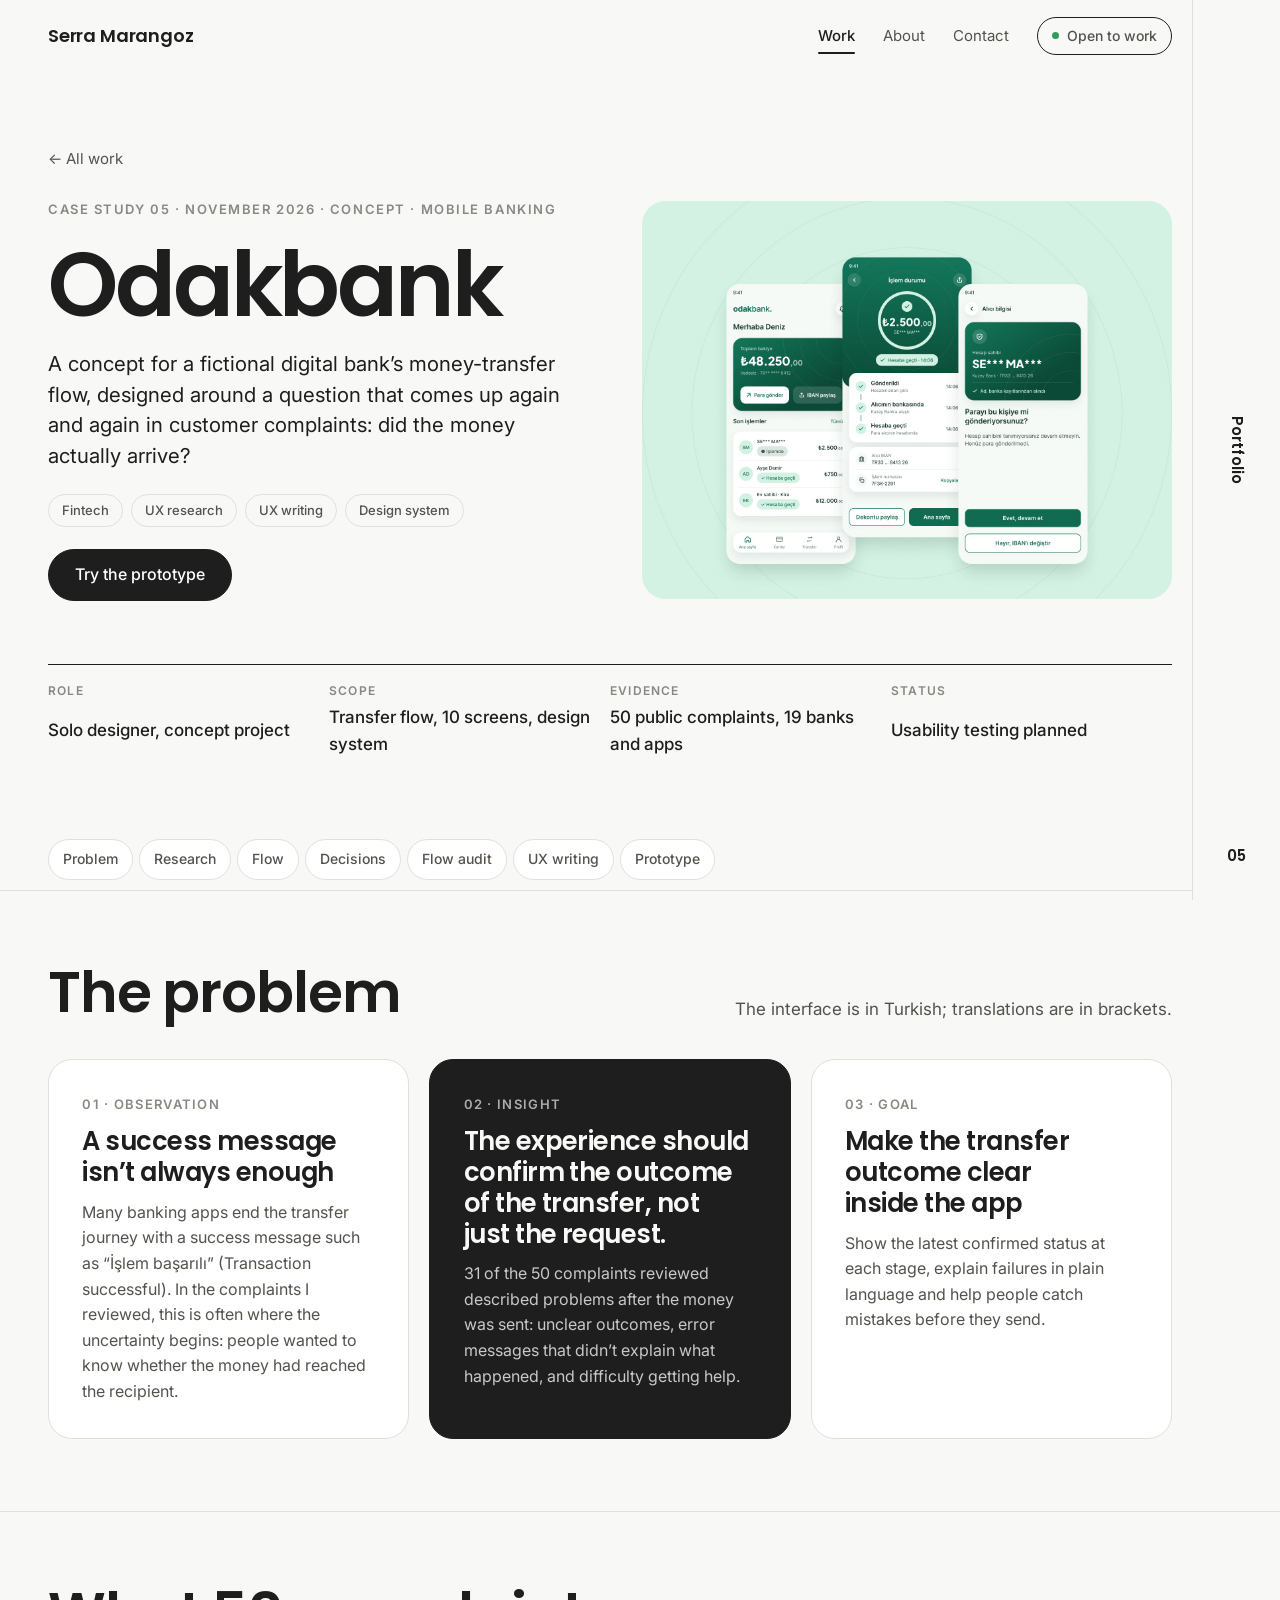
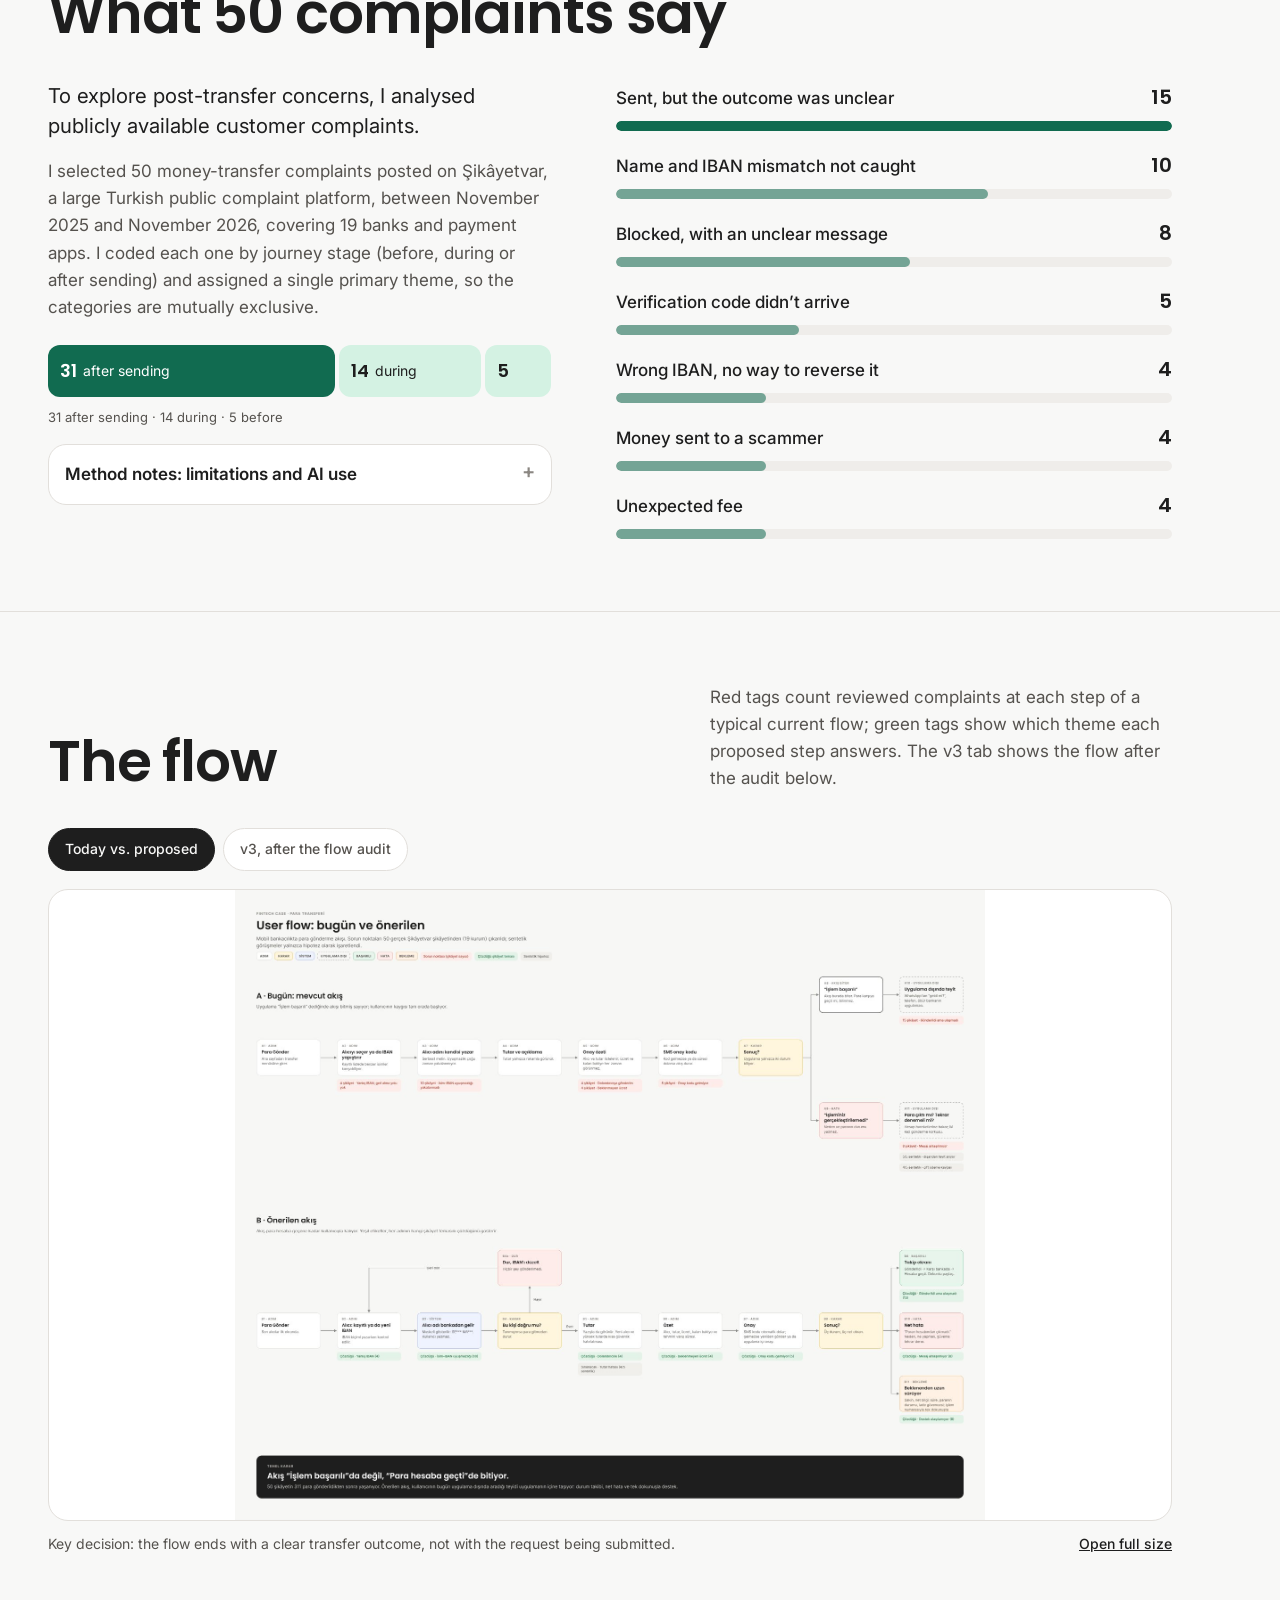
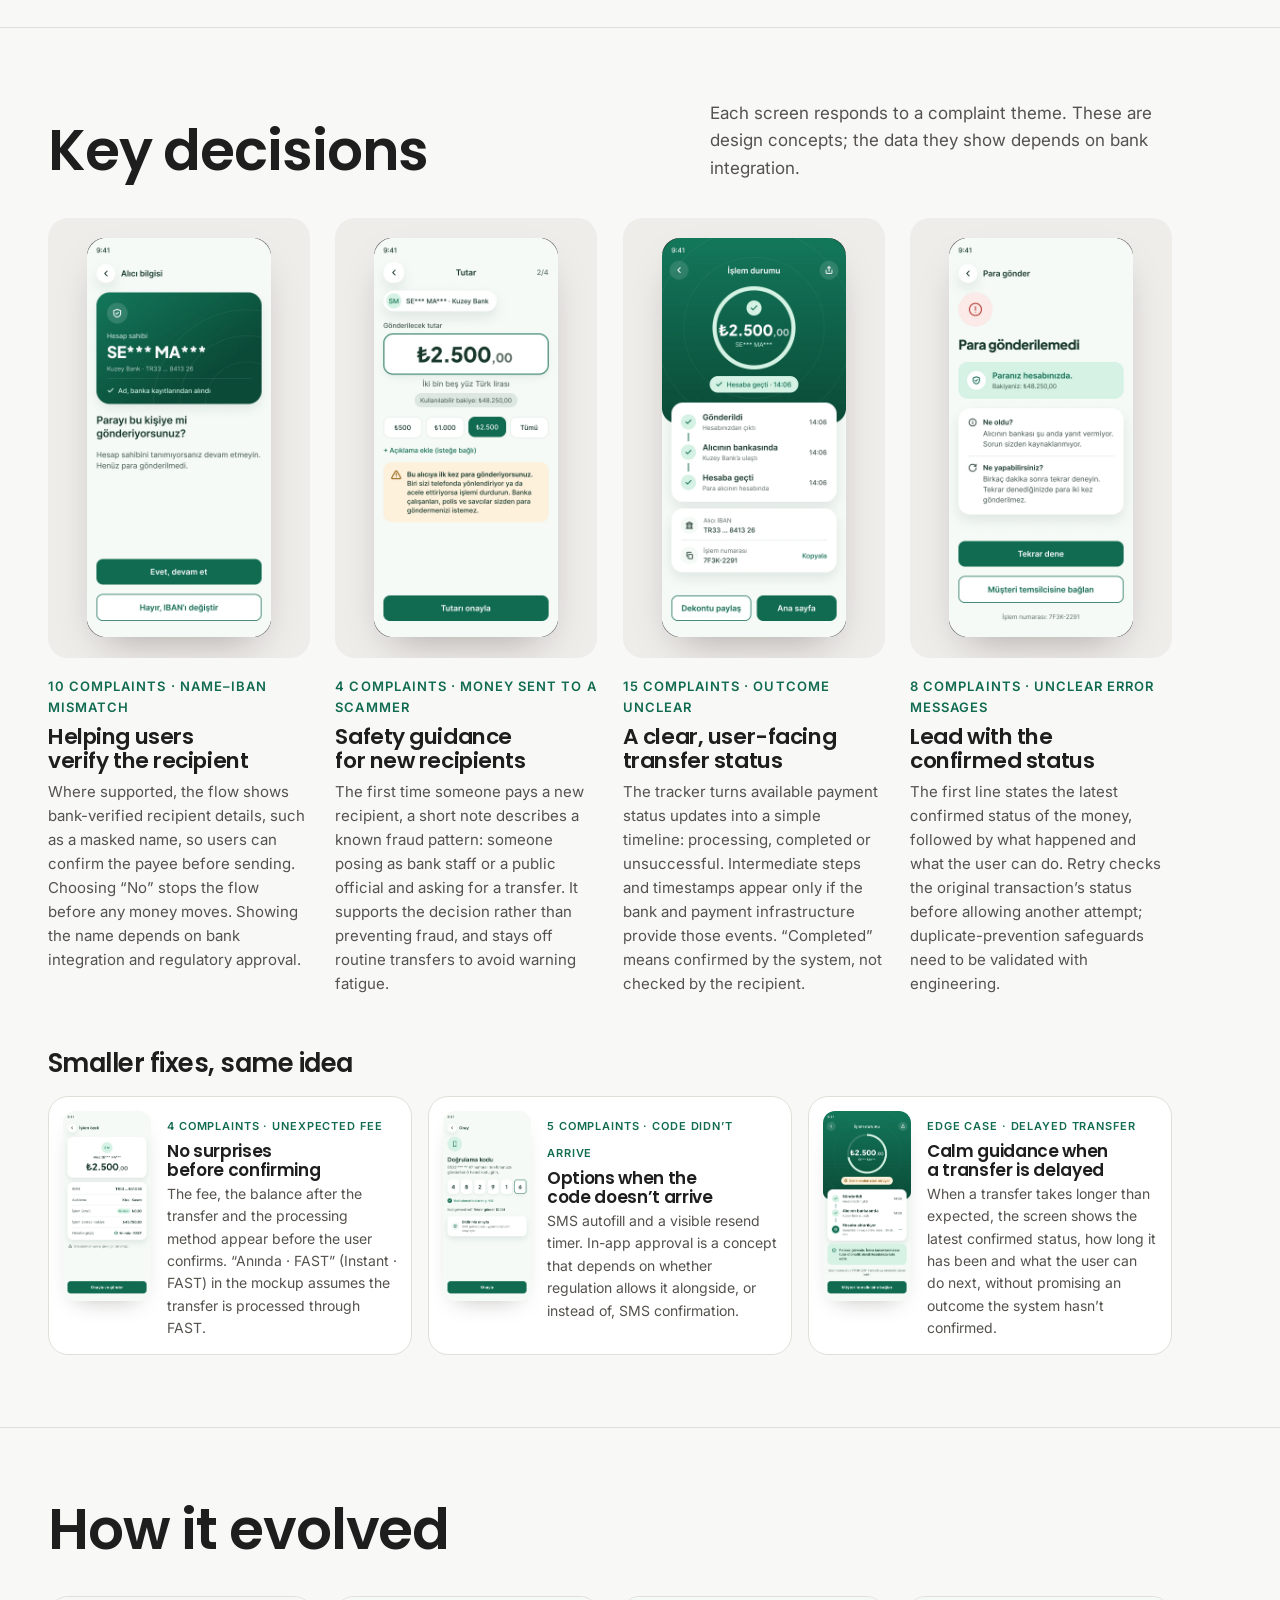
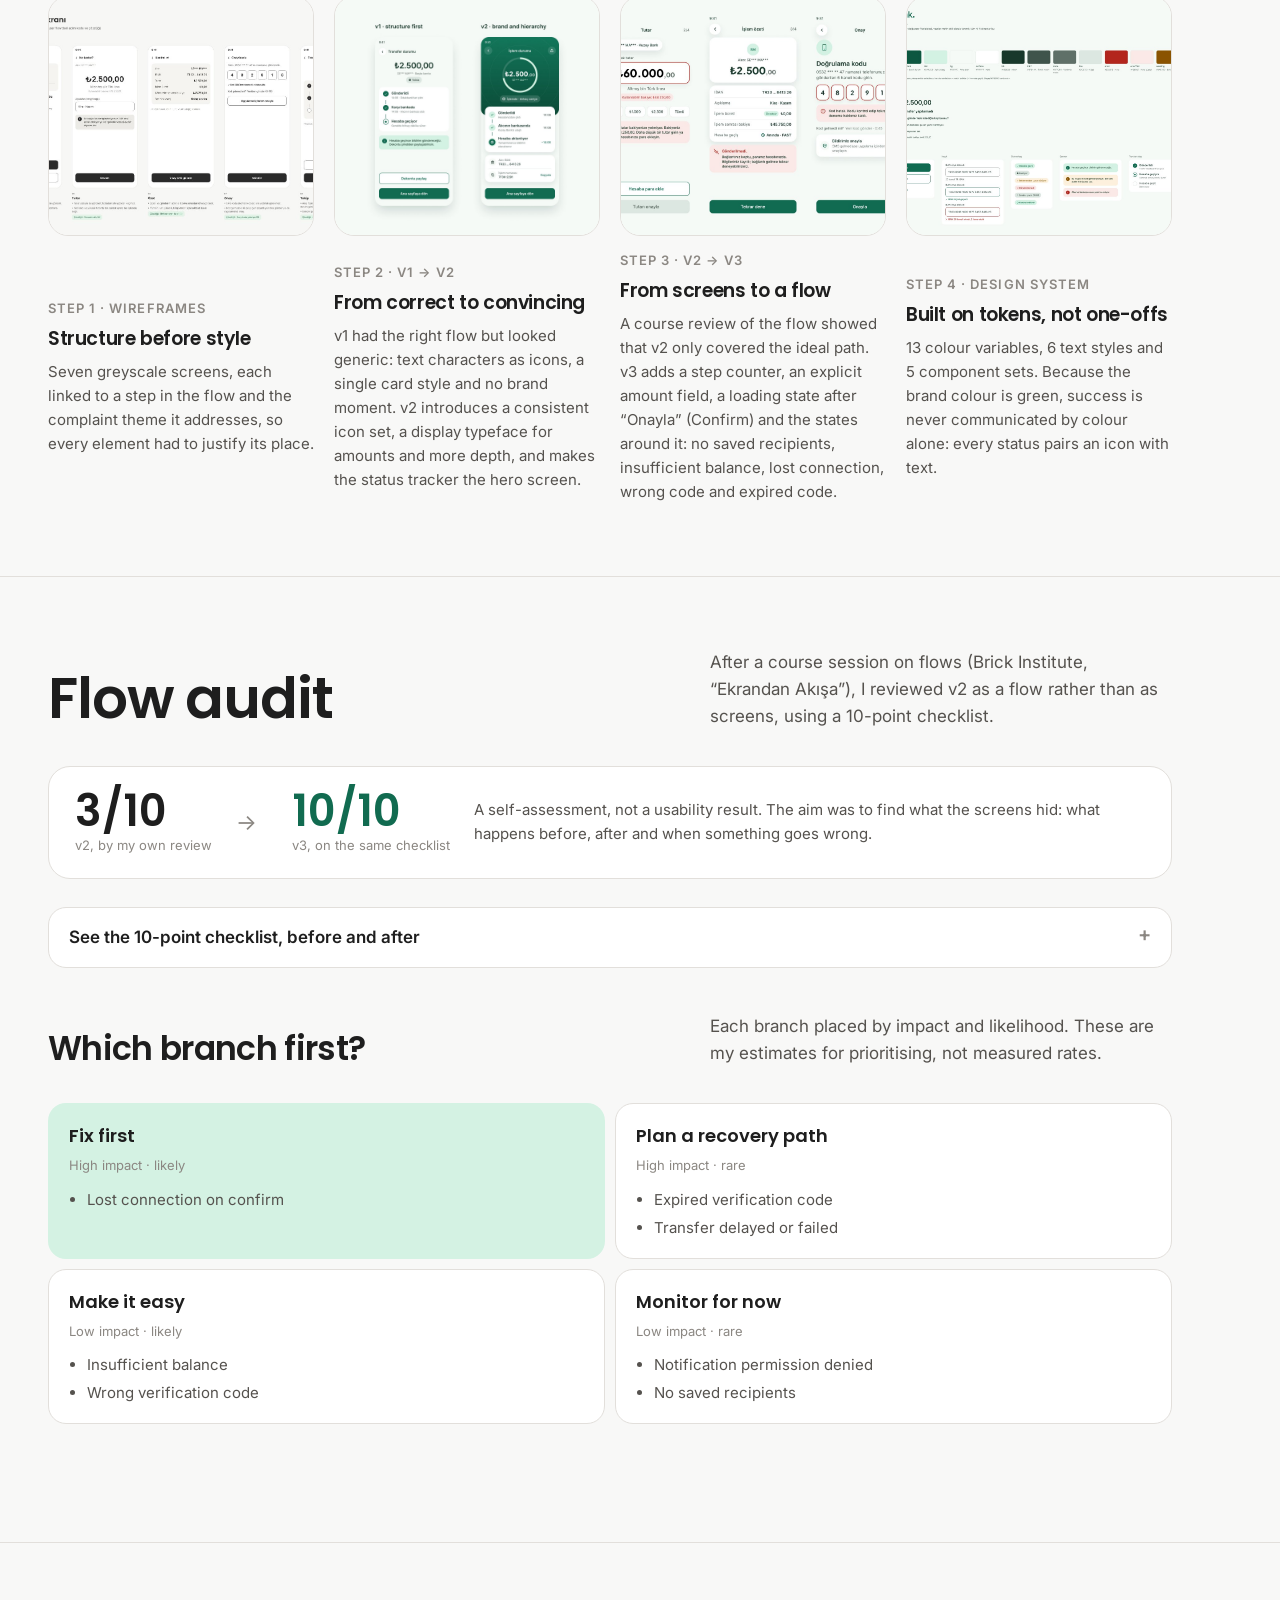
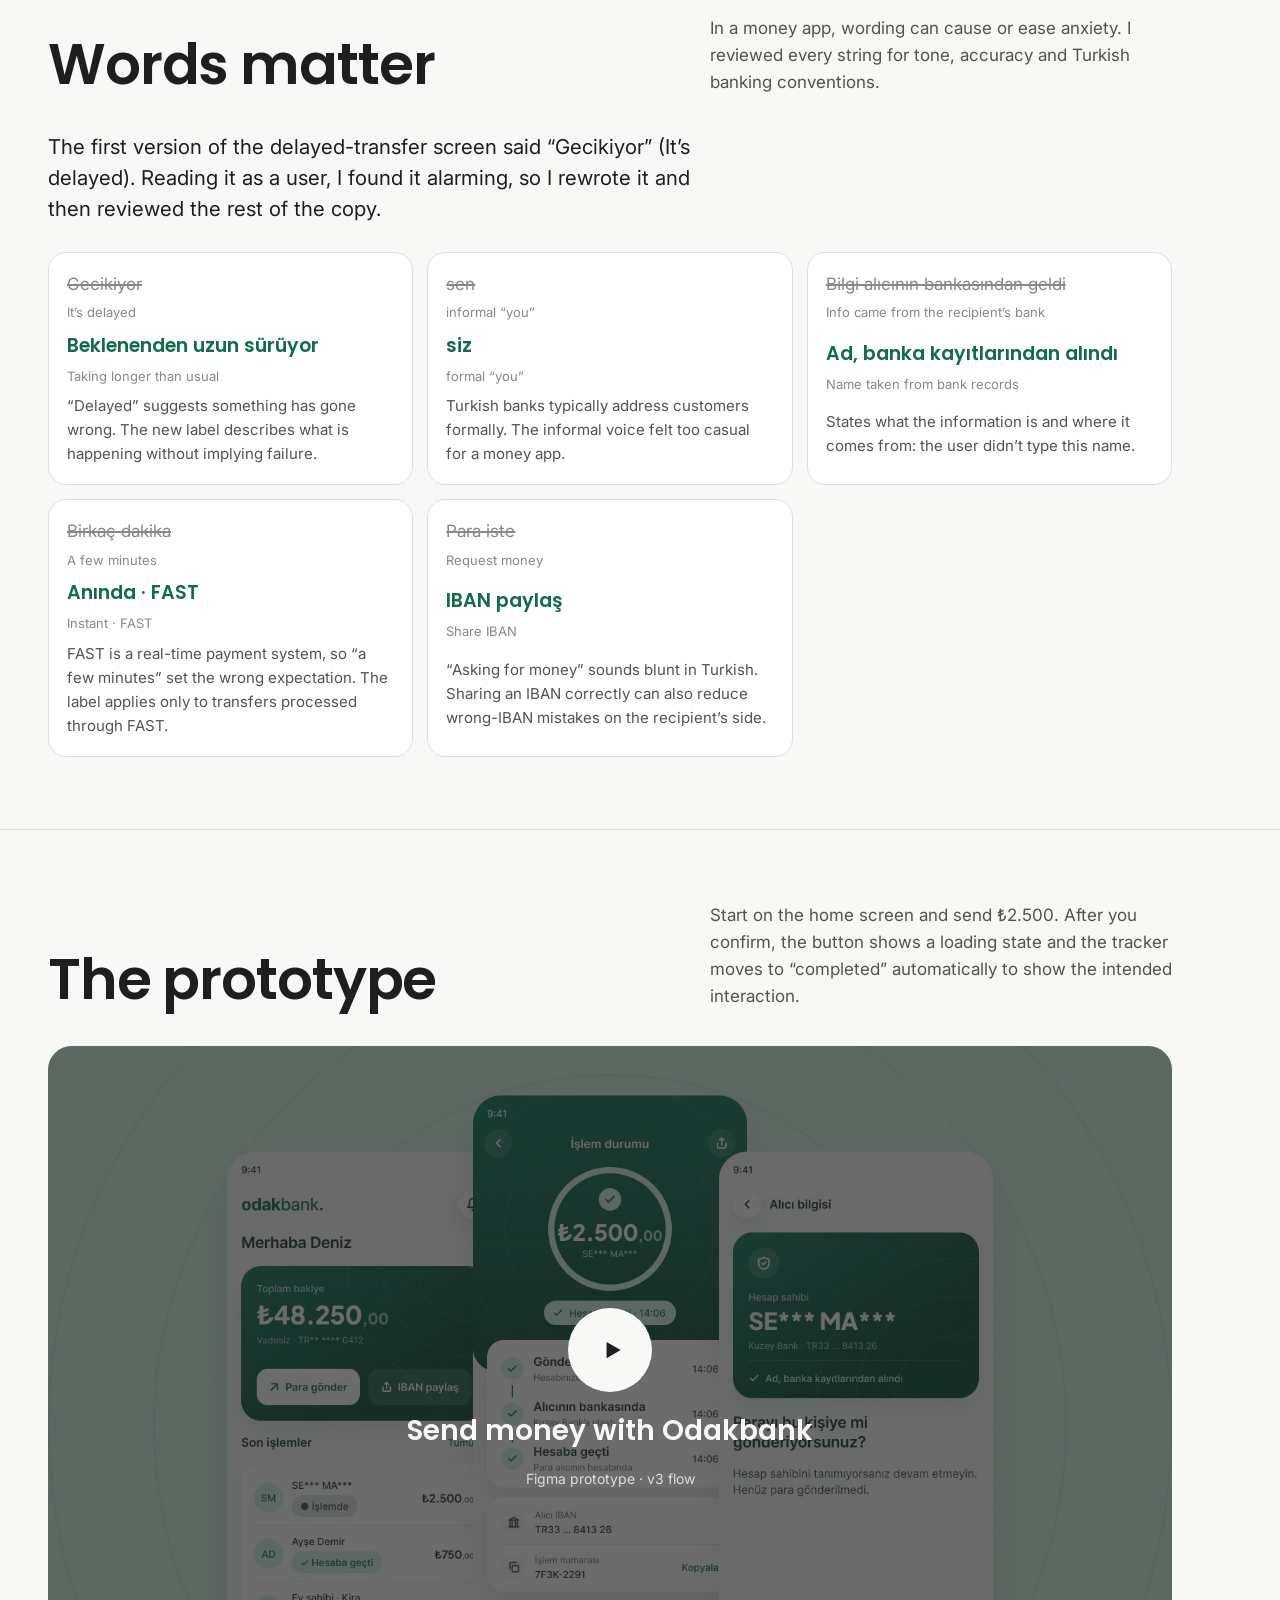
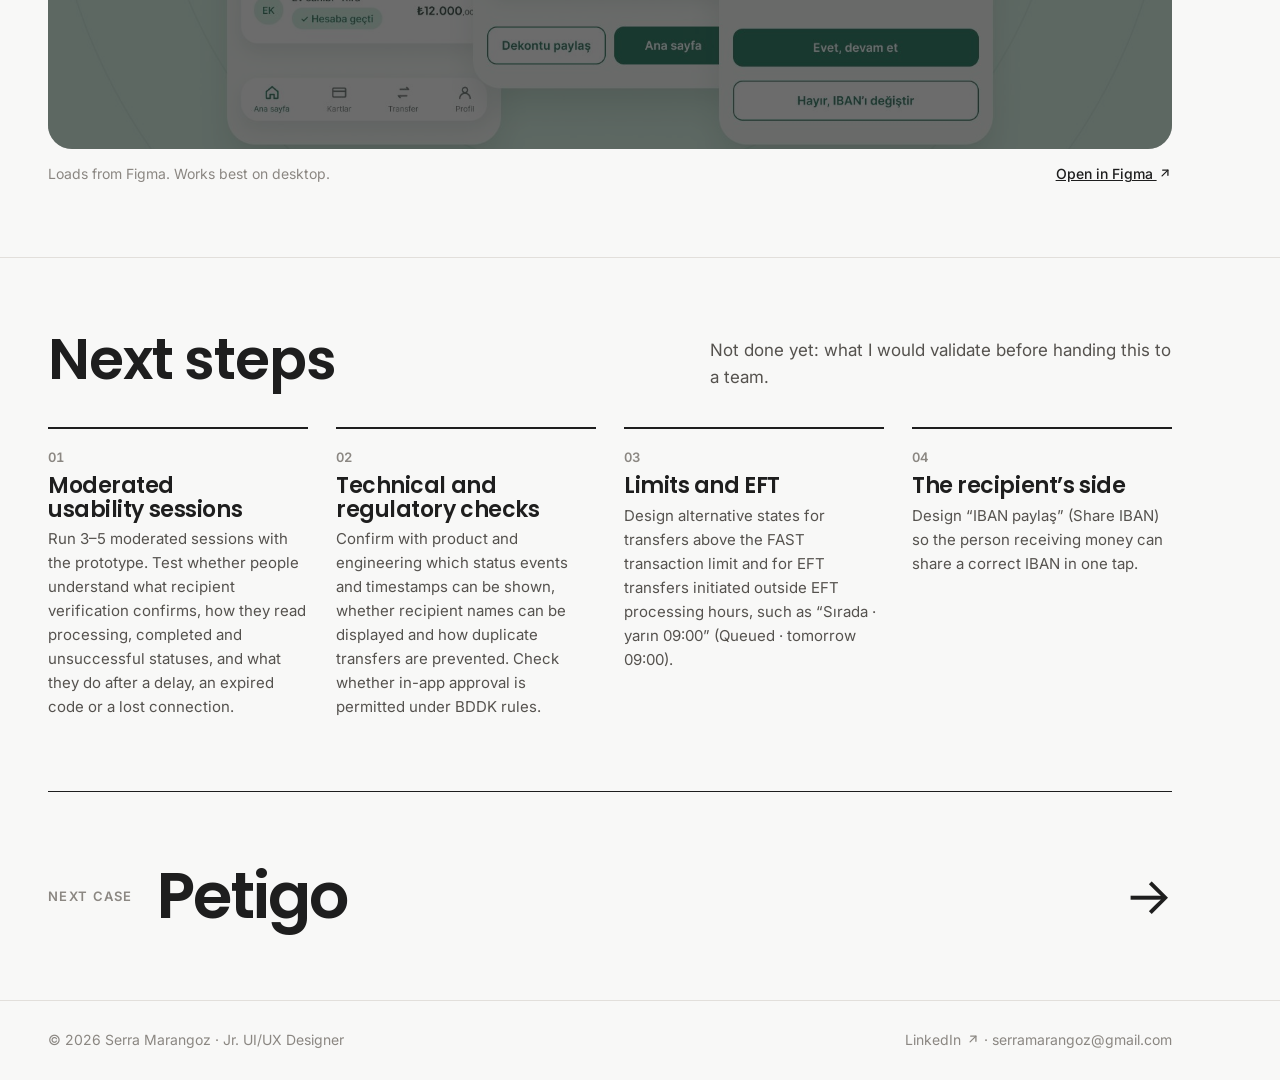
<file: work/odakbank.html>
<!doctype html>
<html lang="en">
<head>
<meta charset="utf-8">
<meta name="viewport" content="width=device-width, initial-scale=1, viewport-fit=cover">
<title>Odakbank — Serra Marangoz</title>
<meta name="description" content="A concept money-transfer flow for a fictional digital bank, informed by 50 public customer complaints and designed to make the transfer outcome clear.">
<meta property="og:title" content="Odakbank — Serra Marangoz">
<meta property="og:description" content="A concept money-transfer flow for a fictional digital bank, informed by 50 public customer complaints and designed to make the transfer outcome clear.">
<meta property="og:image" content="https://serramarangoz.com/assets/img/share.jpg">
<meta name="twitter:card" content="summary_large_image">
<meta name="theme-color" content="#f8f8f7">
<link rel="icon" href="data:image/svg+xml,%3Csvg xmlns=%27http://www.w3.org/2000/svg%27 viewBox=%270 0 64 64%27%3E%3Crect width=%2764%27 height=%2764%27 rx=%2714%27 fill=%27%231e1e1e%27/%3E%3Ctext x=%2732%27 y=%2744%27 font-family=%27Arial%27 font-weight=%27700%27 font-size=%2734%27 text-anchor=%27middle%27 fill=%27white%27%3ESM%3C/text%3E%3C/svg%3E">
<link rel="preconnect" href="https://fonts.googleapis.com"><link rel="preconnect" href="https://fonts.gstatic.com" crossorigin><link rel="stylesheet" href="https://fonts.googleapis.com/css2?family=Inter:wght@400;500;600&family=Poppins:wght@500;600&display=swap">
<link rel="stylesheet" href="../assets/style.css">
</head>
<body>
<div class="rail" aria-hidden="true"><div class="prog"></div><div class="label">Portfolio</div><div class="num">05</div></div>
<header class="top">
  <div class="wrap">
    <a class="brand" href="../">Serra Marangoz</a>
    <nav class="menu" aria-label="Main"><a href="../#work" aria-current="page">Work</a><a href="../#about">About</a><a href="../#contact" class="hide-sm">Contact</a>
      <a class="open" href="../#contact"><i></i><span>Open to work</span></a>
    </nav>
  </div>
</header>
<main>

<div class="odak">
<section class="case-hero"><div class="wrap">
  <a class="back" href="../#work">← All work</a>
  <div class="grid">
    <div class="copy">
      <p class="eyebrow">Case study 05 · November 2026 · Concept · Mobile banking</p>
      <h1>Odakbank</h1>
      <p class="lede">A concept for a fictional digital bank’s money-transfer flow, designed around a question that comes up again and again in customer complaints: did the money actually arrive?</p>
      <div class="tags"><span class="tag">Fintech</span><span class="tag">UX research</span><span class="tag">UX writing</span><span class="tag">Design system</span></div>
      <div class="btns"><a class="btn solid" href="#prototype">Try the prototype</a></div>
    </div>
    <div class="media "><span class="ph" aria-hidden="true">Odakbank</span><img src="../assets/img/work/odakbank.jpg" alt="Odakbank home, transfer status and recipient check screens" loading="eager" onerror="this.remove()"></div>
  </div>
  <dl class="meta"><div><dt>Role</dt><dd>Solo designer, concept project</dd></div><div><dt>Scope</dt><dd>Transfer flow, 10 screens, design system</dd></div><div><dt>Evidence</dt><dd>50 public complaints, 19 banks and apps</dd></div><div><dt>Status</dt><dd>Usability testing planned</dd></div></dl>
</div></section>
<nav class="casenav" aria-label="On this page"><div class="wrap"><a href="#problem">Problem</a><a href="#research">Research</a><a href="#flow">Flow</a><a href="#decisions">Decisions</a><a href="#flow-audit">Flow audit</a><a href="#words">UX writing</a><a href="#prototype">Prototype</a></div></nav>

<section class="sec" id="problem"><div class="wrap">
  <div class="sec-head rv"><h2>The problem</h2><p>The interface is in Turkish; translations are in brackets.</p></div>
  <div class="story rv"><article class=""><span class="k">01 · Observation</span><h3>A success message isn’t always enough</h3><p>Many banking apps end the transfer journey with a success message such as “İşlem başarılı” (Transaction successful). In the complaints I reviewed, this is often where the uncertainty begins: people wanted to know whether the money had reached the recipient.</p></article><article class="key"><span class="k">02 · Insight</span><h3>The experience should confirm the outcome of the transfer, not just the request.</h3><p>31 of the 50 complaints reviewed described problems after the money was sent: unclear outcomes, error messages that didn’t explain what happened, and difficulty getting help.</p></article><article class=""><span class="k">03 · Goal</span><h3>Make the transfer outcome clear inside the app</h3><p>Show the latest confirmed status at each stage, explain failures in plain language and help people catch mistakes before they send.</p></article></div>
</div></section>

<section class="sec" id="research"><div class="wrap">
  <div class="sec-head rv"><h2>What 50 complaints say</h2></div>
  <div class="research rv">
    <div class="copy">
      <p class="lede">To explore post-transfer concerns, I analysed publicly available customer complaints.</p>
      <p>I selected 50 money-transfer complaints posted on Şikâyetvar, a large Turkish public complaint platform, between November 2025 and November 2026, covering 19 banks and payment apps. I coded each one by journey stage (before, during or after sending) and assigned a single primary theme, so the categories are mutually exclusive.</p>
      <div class="stages" role="img" aria-label="31 complaints after sending, 14 during, 5 before">
        <span style="flex:31"><b>31</b> after sending</span><span style="flex:14"><b>14</b> during</span><span style="flex:5"><b>5</b></span>
      </div>
      <p class="small">31 after sending · 14 during · 5 before</p>
      <details class="more notes"><summary>Method notes: limitations and AI use</summary>      <div class="note"><b>Limitations.</b> This is a purposive sample of people who chose to complain publicly, not a representative sample of mobile banking users. The findings highlight recurring pain points and were used to identify design opportunities, not to estimate how often these problems occur. The coding was done by one person, with AI assistance.</div>
      <div class="note"><b>AI-simulated conversations.</b> I also used five AI-simulated persona conversations to explore possible concerns and generate hypotheses. They were not treated as primary research or as evidence of real user behaviour. Ideas that came only from these simulations, such as amount typos, are marked as hypotheses to be tested.</div></details>
    </div>
    <ol class="bars" aria-label="Complaints by primary theme, out of 50"><li><span class="lab">Sent, but the outcome was unclear</span><b class="tabular">15</b><span class="bar" style="--w:100%"></span></li><li><span class="lab">Name and IBAN mismatch not caught</span><b class="tabular">10</b><span class="bar" style="--w:67%"></span></li><li><span class="lab">Blocked, with an unclear message</span><b class="tabular">8</b><span class="bar" style="--w:53%"></span></li><li><span class="lab">Verification code didn’t arrive</span><b class="tabular">5</b><span class="bar" style="--w:33%"></span></li><li><span class="lab">Wrong IBAN, no way to reverse it</span><b class="tabular">4</b><span class="bar" style="--w:27%"></span></li><li><span class="lab">Money sent to a scammer</span><b class="tabular">4</b><span class="bar" style="--w:27%"></span></li><li><span class="lab">Unexpected fee</span><b class="tabular">4</b><span class="bar" style="--w:27%"></span></li></ol>
  </div>
</div></section>

<section class="sec" id="flow"><div class="wrap">
  <div class="sec-head rv"><h2>The flow</h2><p>Red tags count reviewed complaints at each step of a typical current flow; green tags show which theme each proposed step answers. The v3 tab shows the flow after the audit below.</p></div>
  <div class="tabs rv">
    <input type="radio" name="flowtab" id="ft1" checked><label for="ft1">Today vs. proposed</label>
    <input type="radio" name="flowtab" id="ft2"><label for="ft2">v3, after the flow audit</label>
    <figure class="wide tab t1"><div class="media"><img src="../assets/img/odakbank/flow.jpg" alt="User flow: a typical current transfer flow compared with the proposed flow, annotated with complaint counts" loading="lazy"></div>
    <figcaption><span>Key decision: the flow ends with a clear transfer outcome, not with the request being submitted.</span><a href="../assets/img/odakbank/flow.jpg" target="_blank" rel="noopener">Open full size</a></figcaption></figure>
    <figure class="wide tab t2"><div class="media"><img src="../assets/img/odakbank/flow-v3.jpg" alt="v3 flow map: five-screen happy path with six branches, each returning to the flow" loading="lazy"></div>
    <figcaption><span>Solid: happy path (5 screens). Red dashed: 6 things going wrong. Green dashed: the way back. Dead ends: 0.</span><a href="../assets/img/odakbank/flow-v3.jpg" target="_blank" rel="noopener">Open full size</a></figcaption></figure>
  </div>
</div></section>

<section class="sec" id="decisions"><div class="wrap">
  <div class="sec-head rv"><h2>Key decisions</h2><p>Each screen responds to a complaint theme. These are design concepts; the data they show depends on bank integration.</p></div>
  <div class="decisions rv" style="--n:4"><article><div class="shot"><img src="../assets/img/screens/odakbank-verify.webp" alt="Helping users verify the recipient, Odakbank screen" loading="lazy"></div><span class="pain">10 complaints · name–IBAN mismatch</span><h3>Helping users verify the recipient</h3><p>Where supported, the flow shows bank-verified recipient details, such as a masked name, so users can confirm the payee before sending. Choosing “No” stops the flow before any money moves. Showing the name depends on bank integration and regulatory approval.</p></article><article><div class="shot"><img src="../assets/img/screens/odakbank-amount.webp" alt="Safety guidance for new recipients, Odakbank screen" loading="lazy"></div><span class="pain">4 complaints · money sent to a scammer</span><h3>Safety guidance for new recipients</h3><p>The first time someone pays a new recipient, a short note describes a known fraud pattern: someone posing as bank staff or a public official and asking for a transfer. It supports the decision rather than preventing fraud, and stays off routine transfers to avoid warning fatigue.</p></article><article><div class="shot"><img src="../assets/img/screens/odakbank-track.webp" alt="A clear, user-facing transfer status, Odakbank screen" loading="lazy"></div><span class="pain">15 complaints · outcome unclear</span><h3>A clear, user-facing transfer status</h3><p>The tracker turns available payment status updates into a simple timeline: processing, completed or unsuccessful. Intermediate steps and timestamps appear only if the bank and payment infrastructure provide those events. “Completed” means confirmed by the system, not checked by the recipient.</p></article><article><div class="shot"><img src="../assets/img/screens/odakbank-error.webp" alt="Lead with the confirmed status, Odakbank screen" loading="lazy"></div><span class="pain">8 complaints · unclear error messages</span><h3>Lead with the confirmed status</h3><p>The first line states the latest confirmed status of the money, followed by what happened and what the user can do. Retry checks the original transaction’s status before allowing another attempt; duplicate-prevention safeguards need to be validated with engineering.</p></article></div>
  <h3 class="subhead rv">Smaller fixes, same idea</h3>
  <div class="minis rv"><article class="mini"><img src="../assets/img/screens/odakbank-summary.webp" alt="No surprises before confirming, Odakbank screen" loading="lazy"><div><span class="pain">4 complaints · unexpected fee</span><h3>No surprises before confirming</h3><p>The fee, the balance after the transfer and the processing method appear before the user confirms. “Anında · FAST” (Instant · FAST) in the mockup assumes the transfer is processed through FAST.</p></div></article><article class="mini"><img src="../assets/img/screens/odakbank-otp.webp" alt="Options when the code doesn’t arrive, Odakbank screen" loading="lazy"><div><span class="pain">5 complaints · code didn’t arrive</span><h3>Options when the code doesn’t arrive</h3><p>SMS autofill and a visible resend timer. In-app approval is a concept that depends on whether regulation allows it alongside, or instead of, SMS confirmation.</p></div></article><article class="mini"><img src="../assets/img/screens/odakbank-wait.webp" alt="Calm guidance when a transfer is delayed, Odakbank screen" loading="lazy"><div><span class="pain">Edge case · delayed transfer</span><h3>Calm guidance when a transfer is delayed</h3><p>When a transfer takes longer than expected, the screen shows the latest confirmed status, how long it has been and what the user can do next, without promising an outcome the system hasn’t confirmed.</p></div></article></div>
</div></section>

<section class="sec" id="evolution"><div class="wrap">
  <div class="sec-head rv"><h2>How it evolved</h2></div>
  <div class="prows"><article class="rv"><div class="media"><img src="../assets/img/odakbank/wireframes.jpg" alt="Structure before style" loading="lazy"></div><div class="copy"><span class="pain">Step 1 · Wireframes</span><h3>Structure before style</h3><p>Seven greyscale screens, each linked to a step in the flow and the complaint theme it addresses, so every element had to justify its place.</p></div></article><article class="rv"><div class="media"><img src="../assets/img/odakbank/compare.jpg" alt="From correct to convincing" loading="lazy"></div><div class="copy"><span class="pain">Step 2 · v1 → v2</span><h3>From correct to convincing</h3><p>v1 had the right flow but looked generic: text characters as icons, a single card style and no brand moment. v2 introduces a consistent icon set, a display typeface for amounts and more depth, and makes the status tracker the hero screen.</p></div></article><article class="rv"><div class="media"><img src="../assets/img/odakbank/states-v3.jpg" alt="From screens to a flow" loading="lazy"></div><div class="copy"><span class="pain">Step 3 · v2 → v3</span><h3>From screens to a flow</h3><p>A course review of the flow showed that v2 only covered the ideal path. v3 adds a step counter, an explicit amount field, a loading state after “Onayla” (Confirm) and the states around it: no saved recipients, insufficient balance, lost connection, wrong code and expired code.</p></div></article><article class="rv"><div class="media"><img src="../assets/img/odakbank/foundations.jpg" alt="Built on tokens, not one-offs" loading="lazy"></div><div class="copy"><span class="pain">Step 4 · Design system</span><h3>Built on tokens, not one-offs</h3><p>13 colour variables, 6 text styles and 5 component sets. Because the brand colour is green, success is never communicated by colour alone: every status pairs an icon with text.</p></div></article></div>
</div></section>


<section class="sec" id="flow-audit"><div class="wrap">
  <div class="sec-head rv"><h2>Flow audit</h2><p>After a course session on flows (Brick Institute, “Ekrandan Akışa”), I reviewed v2 as a flow rather than as screens, using a 10-point checklist.</p></div>
  <div class="scorebar rv"><div><b class="tabular">3/10</b><span>v2, by my own review</span></div><span class="to" aria-hidden="true">→</span><div><b class="tabular">10/10</b><span>v3, on the same checklist</span></div><p>A self-assessment, not a usability result. The aim was to find what the screens hid: what happens before, after and when something goes wrong.</p></div>
  <details class="more rv"><summary>See the 10-point checklist, before and after</summary><ol class="audit"><li><span class="grp">Navigation</span><div class="q">Does the user know where they are on every screen?</div><div class="was"><span class="x" aria-hidden="true">✕</span>No step indicator</div><div class="now"><span class="ok" aria-hidden="true">✓</span>A compact “2/4” counter in the header of every step</div></li><li><span class="grp">Navigation</span><div class="q">Can they go back without losing what they entered?</div><div class="was"><span class="ok" aria-hidden="true">✓</span>Back on every screen, but an expired code had no defined path</div><div class="now"><span class="ok" aria-hidden="true">✓</span>Same, and “Kodun süresi doldu” (Code expired) now keeps the amount and recipient</div></li><li><span class="grp">Interaction</span><div class="q">Does every action get feedback?</div><div class="was"><span class="x" aria-hidden="true">✕</span>Nothing shown after “Onayla” (Confirm)</div><div class="now"><span class="ok" aria-hidden="true">✓</span>Loading button, then the status screen</div></li><li><span class="grp">Interaction</span><div class="q">Is there one clear primary action that says what happens?</div><div class="was"><span class="ok" aria-hidden="true">✓</span>One primary button per screen, but mostly “Devam et” (Continue)</div><div class="now"><span class="ok" aria-hidden="true">✓</span>Same, and each label names the action: “Alıcıyı onayla” (Confirm recipient), “Tutarı onayla” (Confirm amount), “₺2.500,00 gönder” (Send ₺2,500.00)</div></li><li><span class="grp">Interaction</span><div class="q">Are touch targets at least 44pt?</div><div class="was"><span class="x" aria-hidden="true">✕</span>Back buttons were 40pt</div><div class="now"><span class="ok" aria-hidden="true">✓</span>44pt</div></li><li><span class="grp">Resilience</span><div class="q">Do errors say what happened, why and what to do?</div><div class="was"><span class="ok" aria-hidden="true">✓</span>Yes, on the failed-transfer screen</div><div class="now"><span class="ok" aria-hidden="true">✓</span>Every new branch uses the same three-part message</div></li><li><span class="grp">Resilience</span><div class="q">Is there an empty state?</div><div class="was"><span class="x" aria-hidden="true">✕</span>No</div><div class="now"><span class="ok" aria-hidden="true">✓</span>“Henüz kayıtlı alıcınız yok” (No saved recipients yet)</div></li><li><span class="grp">Resilience</span><div class="q">Is there a branch for no connection, permission or timeout?</div><div class="was"><span class="x" aria-hidden="true">✕</span>Only a delayed transfer</div><div class="now"><span class="ok" aria-hidden="true">✓</span>Lost connection, expired code, notification permission</div></li><li><span class="grp">Resilience</span><div class="q">Does every branch lead back into the flow?</div><div class="was"><span class="x" aria-hidden="true">✕</span>Partly</div><div class="now"><span class="ok" aria-hidden="true">✓</span>Yes: no dead ends</div></li><li><span class="grp">Efficiency</span><div class="q">Is every step needed?</div><div class="was"><span class="x" aria-hidden="true">✕</span>6 steps; recipient check was its own screen</div><div class="now"><span class="ok" aria-hidden="true">✓</span>5 steps; the check is part of the recipient step</div></li></ol></details>
  <div class="sec-head rv" style="margin-top:clamp(32px,5vh,56px)"><h2 style="font-size:clamp(24px,2.6vw,34px)">Which branch first?</h2><p>Each branch placed by impact and likelihood. These are my estimates for prioritising, not measured rates.</p></div>
  <div class="risk rv"><div class="cell"><b>Fix first</b><small>High impact · likely</small><ul><li>Lost connection on confirm</li></ul></div><div class="cell"><b>Plan a recovery path</b><small>High impact · rare</small><ul><li>Expired verification code</li><li>Transfer delayed or failed</li></ul></div><div class="cell"><b>Make it easy</b><small>Low impact · likely</small><ul><li>Insufficient balance</li><li>Wrong verification code</li></ul></div><div class="cell"><b>Monitor for now</b><small>Low impact · rare</small><ul><li>Notification permission denied</li><li>No saved recipients</li></ul></div></div>
  <p class="small rv" style="margin-top:18px">The v3 flow map is in the <a href="#flow">Flow</a> section above.</p>
</div></section>
<section class="sec" id="words"><div class="wrap">
  <div class="sec-head rv"><h2>Words matter</h2><p>In a money app, wording can cause or ease anxiety. I reviewed every string for tone, accuracy and Turkish banking conventions.</p></div>
  <p class="lede rv" style="max-width:52ch;margin-bottom:28px">The first version of the delayed-transfer screen said “Gecikiyor” (It’s delayed). Reading it as a user, I found it alarming, so I rewrote it and then reviewed the rest of the copy.</p>
  <ul class="rewrites rv"><li><div class="was"><s>Gecikiyor</s><small>It’s delayed</small></div><span class="to" aria-hidden="true">→</span><div class="now"><b>Beklenenden uzun sürüyor</b><small>Taking longer than usual</small></div><p>“Delayed” suggests something has gone wrong. The new label describes what is happening without implying failure.</p></li><li><div class="was"><s>sen</s><small>informal “you”</small></div><span class="to" aria-hidden="true">→</span><div class="now"><b>siz</b><small>formal “you”</small></div><p>Turkish banks typically address customers formally. The informal voice felt too casual for a money app.</p></li><li><div class="was"><s>Bilgi alıcının bankasından geldi</s><small>Info came from the recipient’s bank</small></div><span class="to" aria-hidden="true">→</span><div class="now"><b>Ad, banka kayıtlarından alındı</b><small>Name taken from bank records</small></div><p>States what the information is and where it comes from: the user didn’t type this name.</p></li><li><div class="was"><s>Birkaç dakika</s><small>A few minutes</small></div><span class="to" aria-hidden="true">→</span><div class="now"><b>Anında · FAST</b><small>Instant · FAST</small></div><p>FAST is a real-time payment system, so “a few minutes” set the wrong expectation. The label applies only to transfers processed through FAST.</p></li><li><div class="was"><s>Para iste</s><small>Request money</small></div><span class="to" aria-hidden="true">→</span><div class="now"><b>IBAN paylaş</b><small>Share IBAN</small></div><p>“Asking for money” sounds blunt in Turkish. Sharing an IBAN correctly can also reduce wrong-IBAN mistakes on the recipient’s side.</p></li></ul>
</div></section>

<section class="sec" id="prototype"><div class="wrap">
  <div class="sec-head rv"><h2>The prototype</h2><p>Start on the home screen and send ₺2.500. After you confirm, the button shows a loading state and the tracker moves to “completed” automatically to show the intended interaction.</p></div>
  <div class="rv"><div class="player" data-embed="https://embed.figma.com/proto/Xk2Ts7TVGjA5XOgJDJNBs8/Serra-Marangoz---2026-Portfolio?node-id=357-1904&amp;starting-point-node-id=357%3A1904&amp;scaling=scale-down&amp;content-scaling=fixed&amp;embed-host=share" data-title="Send money with Odakbank">
  <button class="poster" type="button">
    <img class="bgimg" src="../assets/img/work/odakbank.jpg" alt="" loading="lazy" onerror="this.remove()">
    <span class="play" aria-hidden="true"><svg viewBox="0 0 24 24" fill="currentColor"><path d="M7 4.5v15l13-7.5z"/></svg></span>
    <strong>Send money with Odakbank</strong><small>Figma prototype · v3 flow</small>
  </button>
</div>
  <div class="player-note"><span>Loads from Figma. Works best on desktop.</span><a href="https://www.figma.com/proto/Xk2Ts7TVGjA5XOgJDJNBs8/Serra-Marangoz---2026-Portfolio?node-id=357-1904&amp;starting-point-node-id=357%3A1904&amp;scaling=scale-down&amp;content-scaling=fixed" target="_blank" rel="noopener">Open in Figma <svg class="ext" aria-hidden="true" viewBox="0 0 24 24" width="1em" height="1em" fill="none" stroke="currentColor" stroke-width="2.2" stroke-linecap="round" stroke-linejoin="round"><path d="M7 17L17 7"/><path d="M8 7h9v9"/></svg></a></div></div>
</div></section>

<section class="sec" id="next"><div class="wrap">
  <div class="sec-head rv"><h2>Next steps</h2><p>Not done yet: what I would validate before handing this to a team.</p></div>
  <ol class="process rv" style="--n:4"><li><span class="n">01</span><h3>Moderated usability sessions</h3><p>Run 3–5 moderated sessions with the prototype. Test whether people understand what recipient verification confirms, how they read processing, completed and unsuccessful statuses, and what they do after a delay, an expired code or a lost connection.</p></li><li><span class="n">02</span><h3>Technical and regulatory checks</h3><p>Confirm with product and engineering which status events and timestamps can be shown, whether recipient names can be displayed and how duplicate transfers are prevented. Check whether in-app approval is permitted under BDDK rules.</p></li><li><span class="n">03</span><h3>Limits and EFT</h3><p>Design alternative states for transfers above the FAST transaction limit and for EFT transfers initiated outside EFT processing hours, such as “Sırada · yarın 09:00” (Queued · tomorrow 09:00).</p></li><li><span class="n">04</span><h3>The recipient’s side</h3><p>Design “IBAN paylaş” (Share IBAN) so the person receiving money can share a correct IBAN in one tap.</p></li></ol>
</div></section>
</div>
<div class="wrap"><a class="next" href="petigo.html"><small>Next case</small><b>Petigo</b><span class="arr" aria-hidden="true">→</span></a></div>

</main>
<footer class="foot"><div class="wrap"><span>© <span id="year">2026</span> Serra Marangoz · Jr. UI/UX Designer</span><span><a href="https://www.linkedin.com/in/serramarangoz" target="_blank" rel="noopener">LinkedIn <svg class="ext" aria-hidden="true" viewBox="0 0 24 24" width="1em" height="1em" fill="none" stroke="currentColor" stroke-width="2.2" stroke-linecap="round" stroke-linejoin="round"><path d="M7 17L17 7"/><path d="M8 7h9v9"/></svg></a> · <a href="mailto:serramarangoz@gmail.com">serramarangoz@gmail.com</a></span></div></footer>
<button class="totop" type="button" aria-label="Back to top"><svg viewBox="0 0 24 24" fill="none" stroke="currentColor" stroke-width="2" stroke-linecap="round" stroke-linejoin="round" aria-hidden="true"><path d="M12 19V5M5 12l7-7 7 7"/></svg></button>
<script src="../assets/site.js"></script>
</body>
</html>
</file>
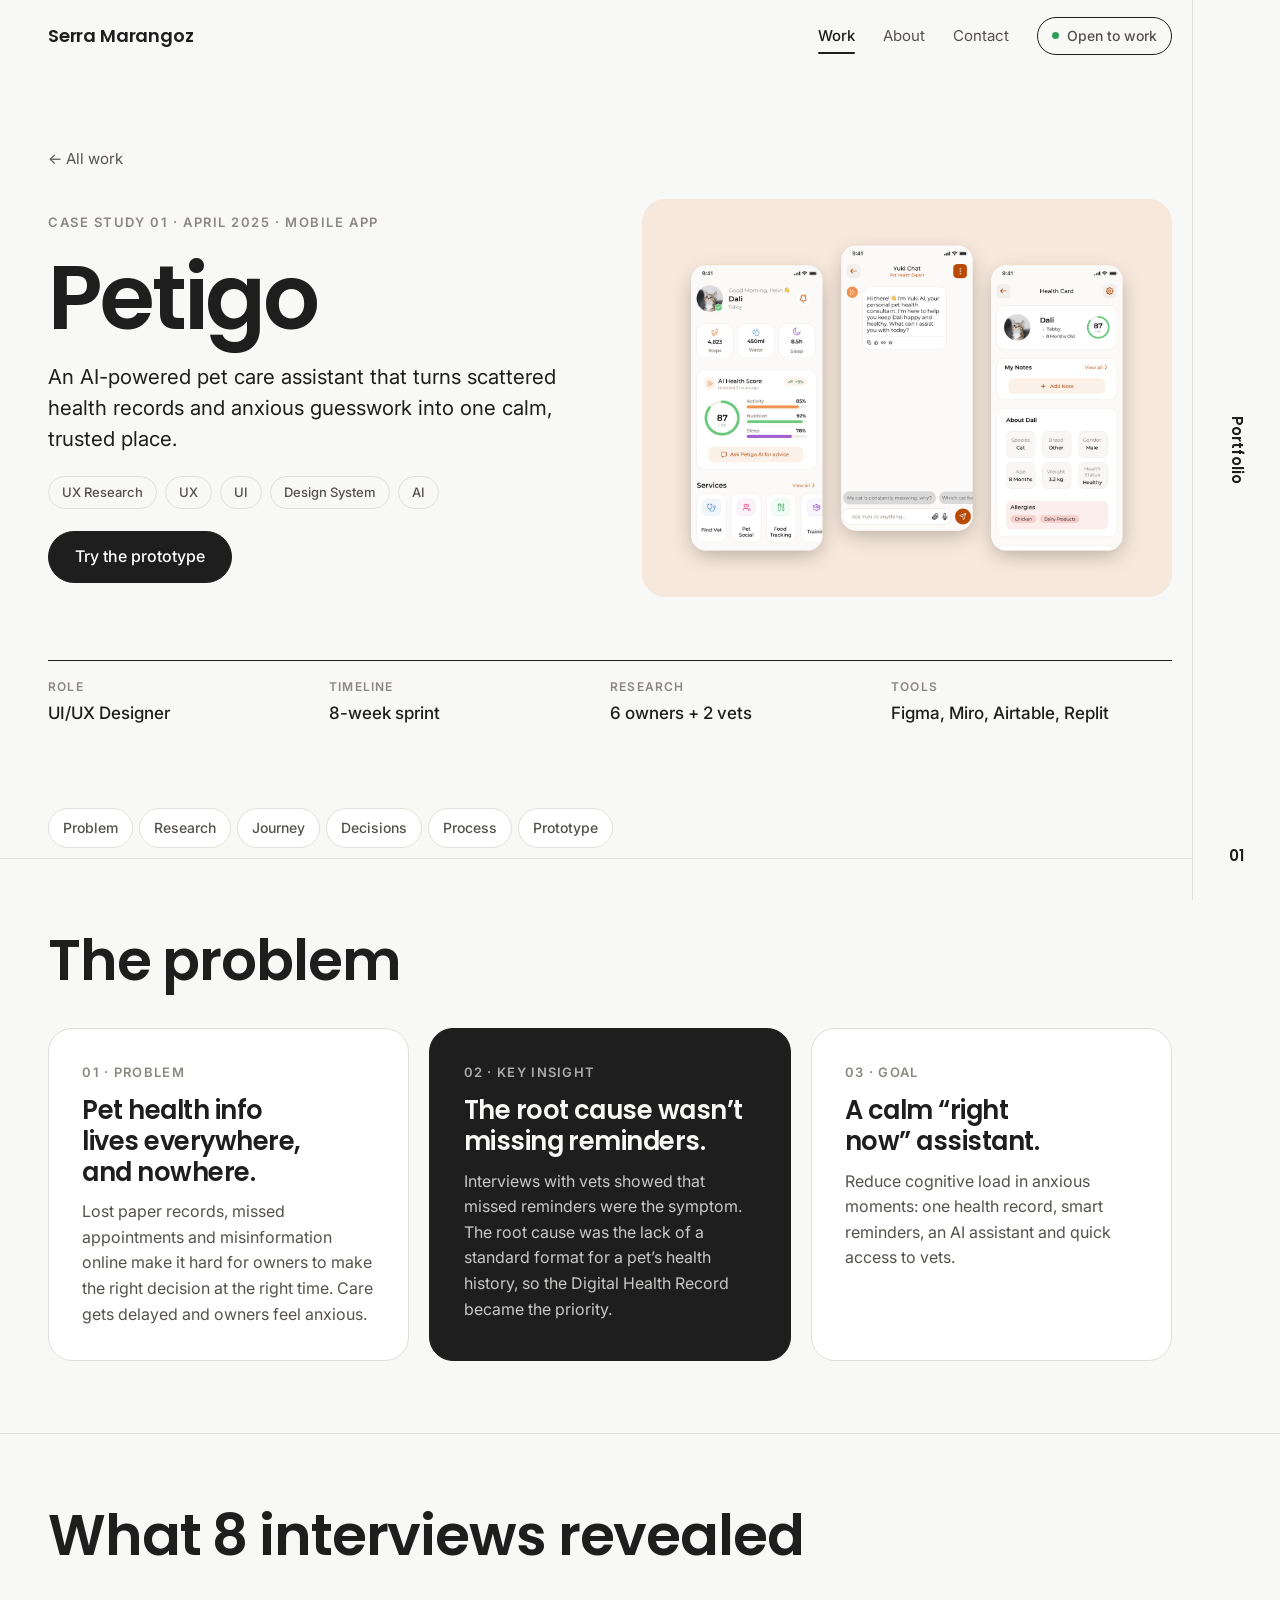
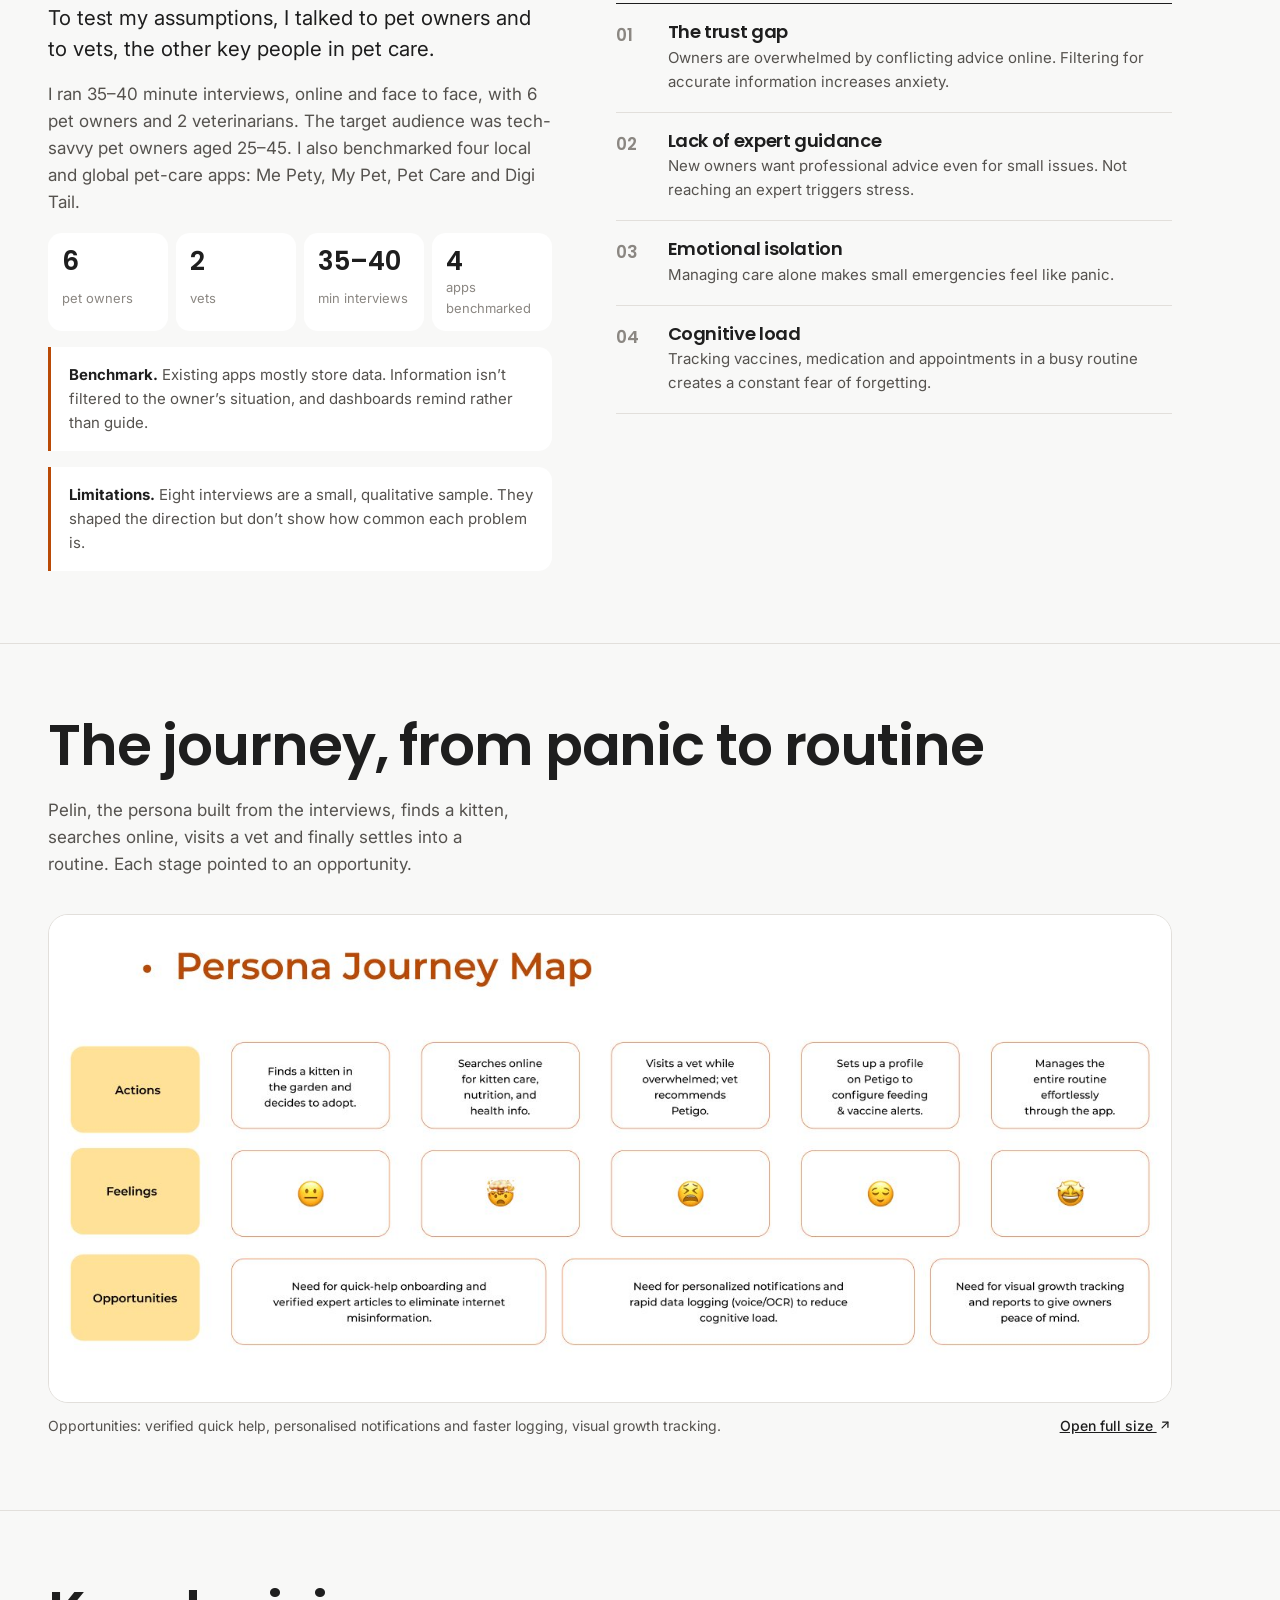
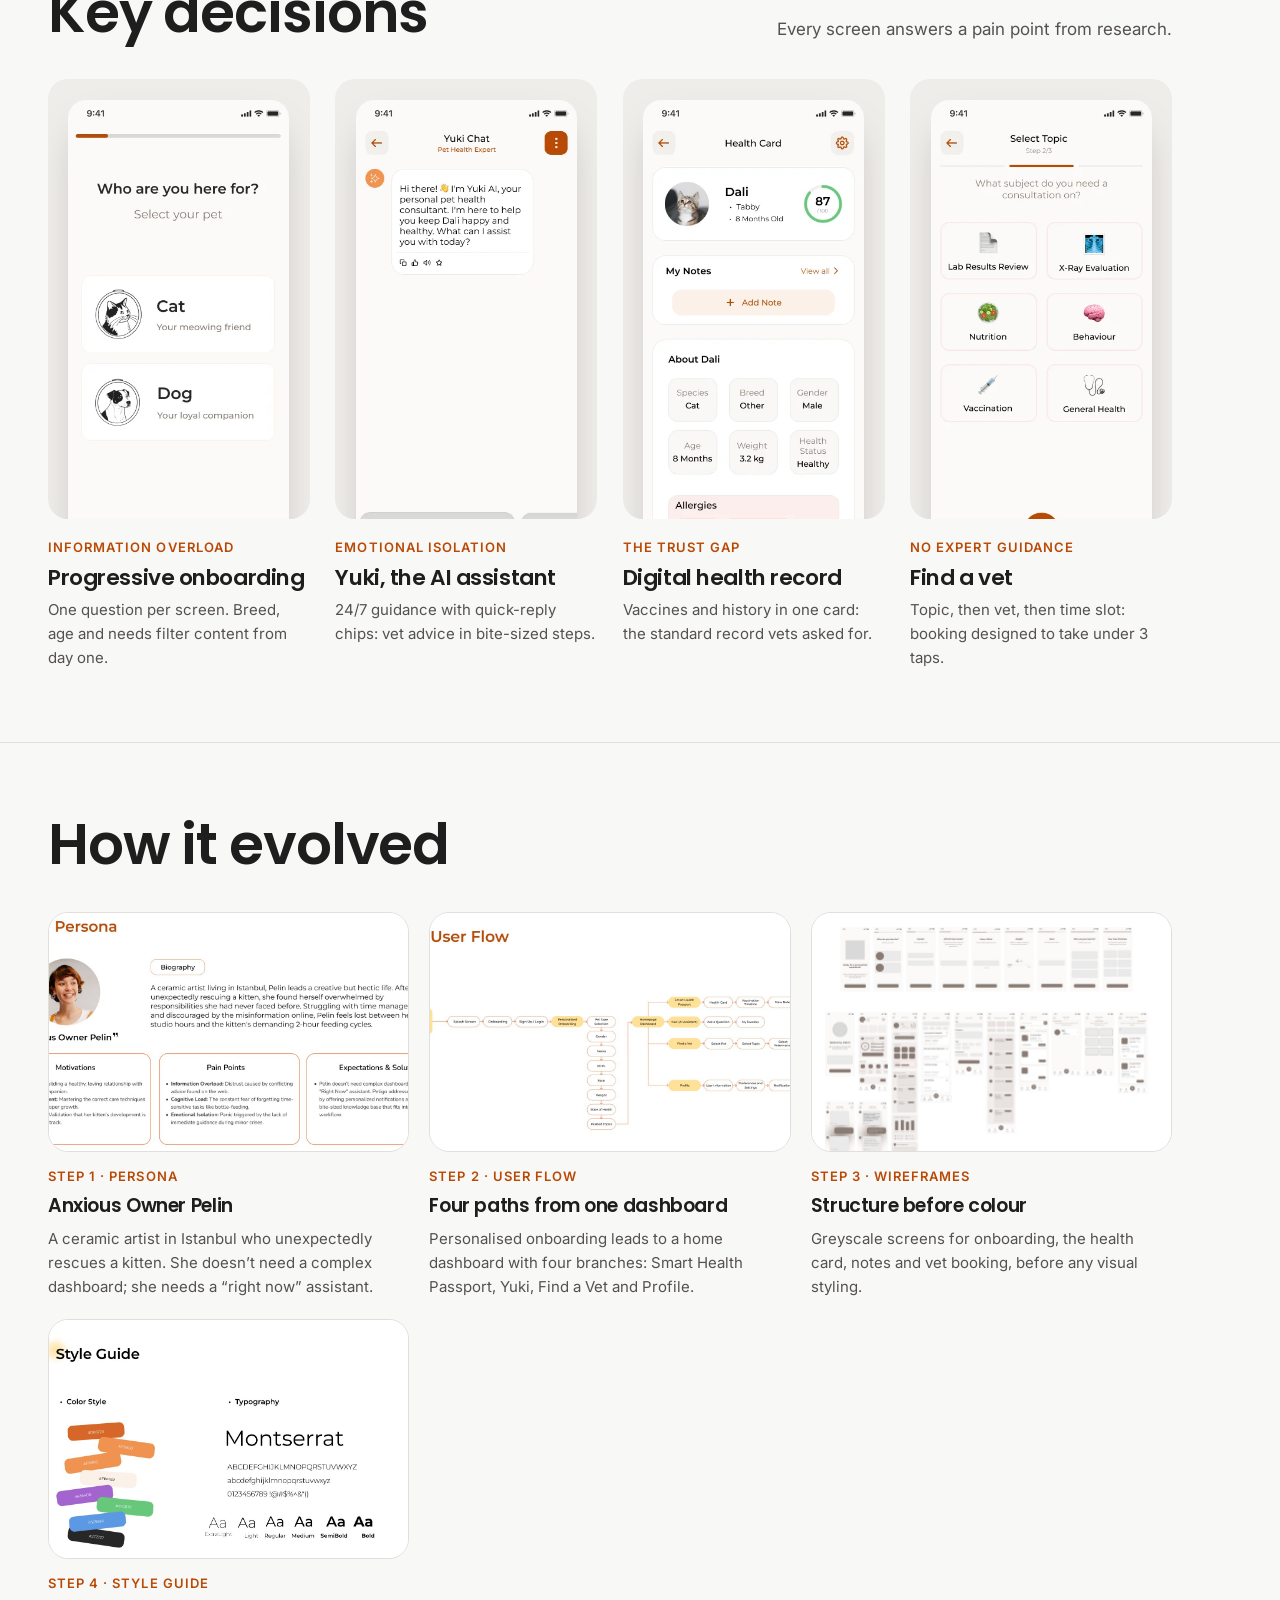
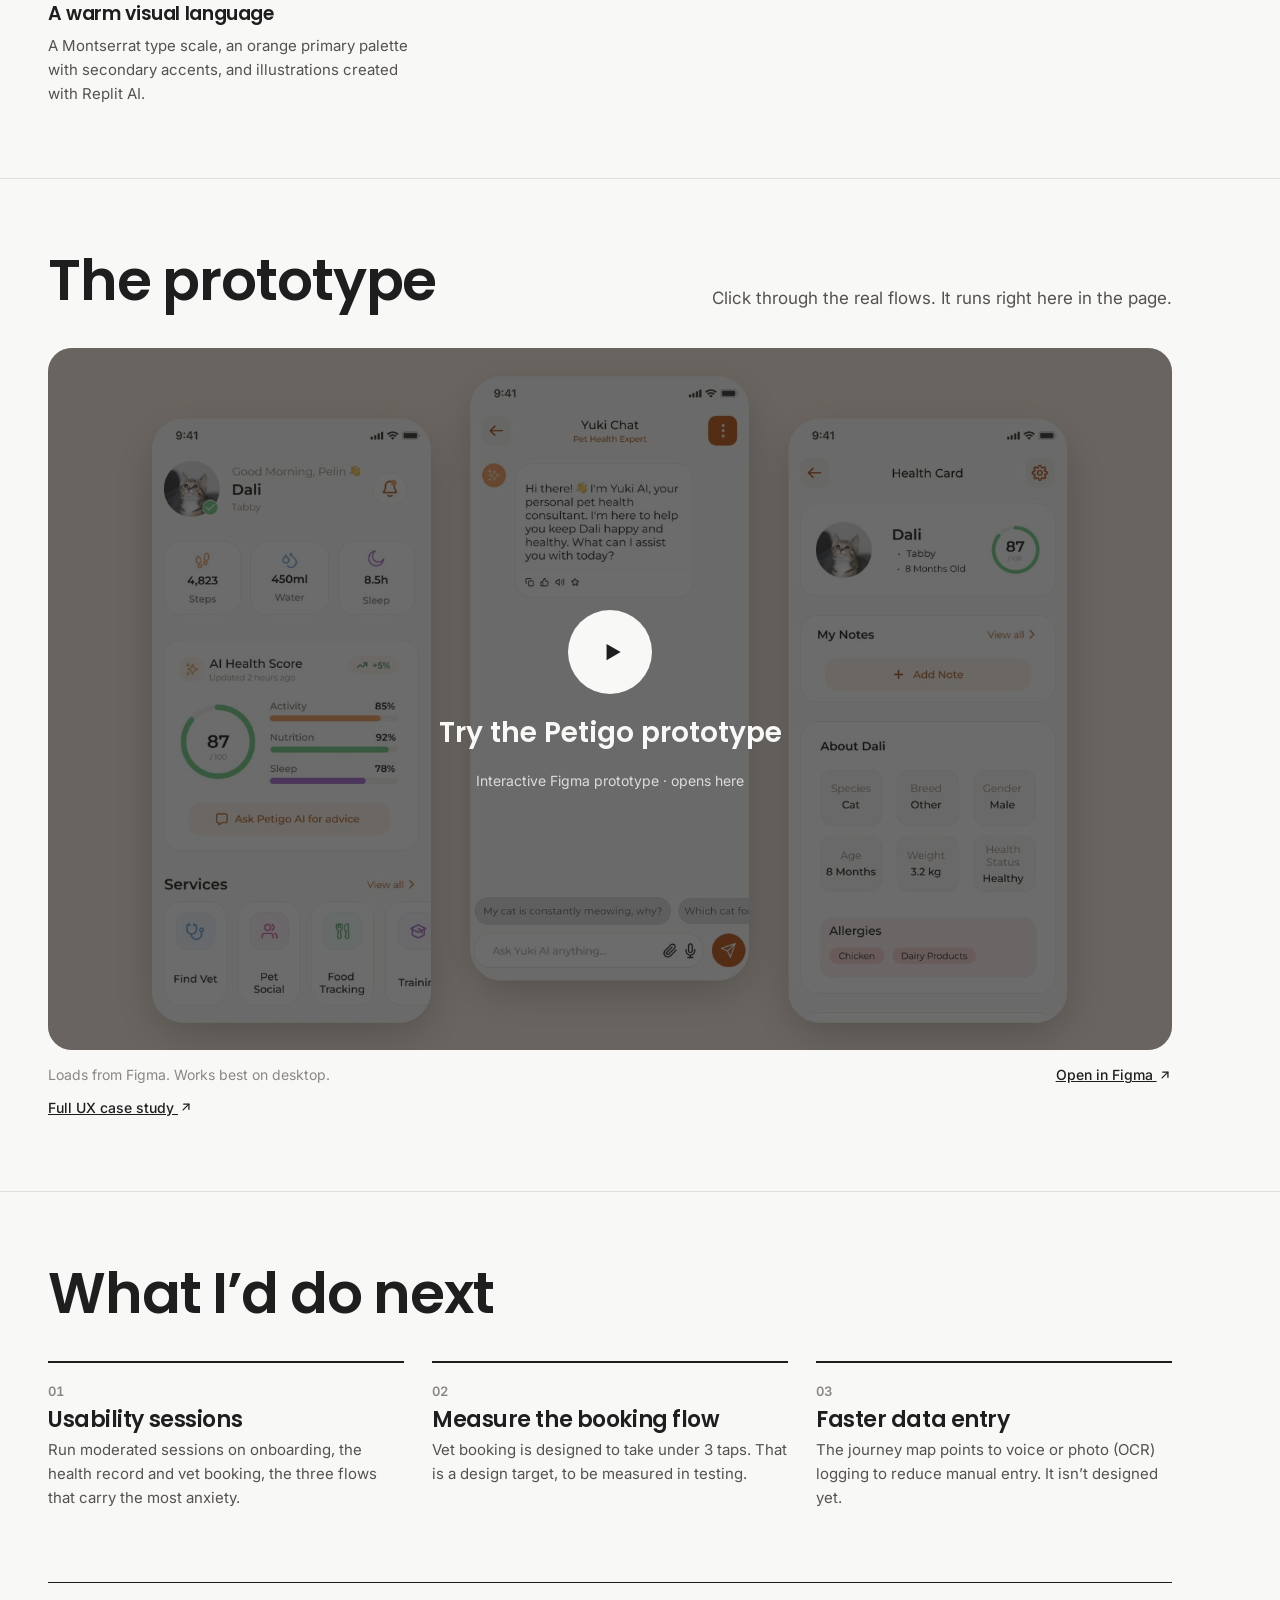
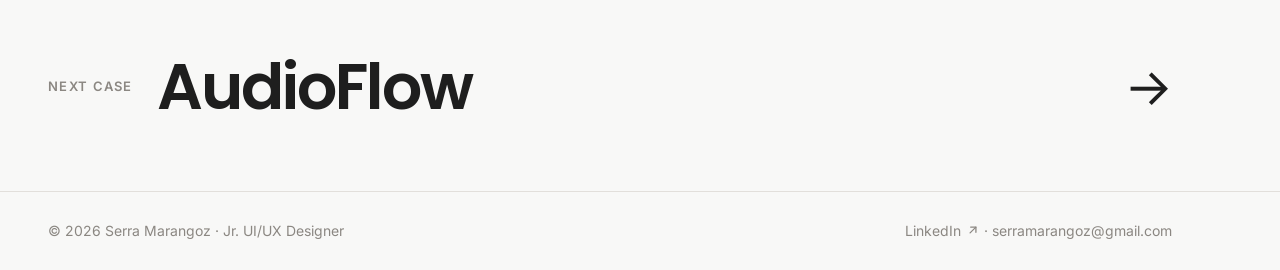
<file: work/petigo.html>
<!doctype html>
<html lang="en">
<head>
<meta charset="utf-8">
<meta name="viewport" content="width=device-width, initial-scale=1, viewport-fit=cover">
<title>Petigo — Serra Marangoz</title>
<meta name="description" content="An AI-powered pet care assistant that turns scattered health records and anxious guesswork into one calm, trusted place.">
<meta property="og:title" content="Petigo — Serra Marangoz">
<meta property="og:description" content="An AI-powered pet care assistant that turns scattered health records and anxious guesswork into one calm, trusted place.">
<meta property="og:image" content="https://serramarangoz.com/assets/img/share.jpg">
<meta name="twitter:card" content="summary_large_image">
<meta name="theme-color" content="#f8f8f7">
<link rel="icon" href="data:image/svg+xml,%3Csvg xmlns=%27http://www.w3.org/2000/svg%27 viewBox=%270 0 64 64%27%3E%3Crect width=%2764%27 height=%2764%27 rx=%2714%27 fill=%27%231e1e1e%27/%3E%3Ctext x=%2732%27 y=%2744%27 font-family=%27Arial%27 font-weight=%27700%27 font-size=%2734%27 text-anchor=%27middle%27 fill=%27white%27%3ESM%3C/text%3E%3C/svg%3E">
<link rel="preconnect" href="https://fonts.googleapis.com"><link rel="preconnect" href="https://fonts.gstatic.com" crossorigin><link rel="stylesheet" href="https://fonts.googleapis.com/css2?family=Inter:wght@400;500;600&family=Poppins:wght@500;600&display=swap">
<link rel="stylesheet" href="../assets/style.css">
</head>
<body>
<div class="rail" aria-hidden="true"><div class="prog"></div><div class="label">Portfolio</div><div class="num">01</div></div>
<header class="top">
  <div class="wrap">
    <a class="brand" href="../">Serra Marangoz</a>
    <nav class="menu" aria-label="Main"><a href="../#work" aria-current="page">Work</a><a href="../#about">About</a><a href="../#contact" class="hide-sm">Contact</a>
      <a class="open" href="../#contact"><i></i><span>Open to work</span></a>
    </nav>
  </div>
</header>
<main>

<div class="cx" style="--odak:#b94a06;--accent-text:#b94a06">
<section class="case-hero"><div class="wrap">
  <a class="back" href="../#work">← All work</a>
  <div class="grid">
    <div class="copy">
      <p class="eyebrow">Case study 01 · April 2025 · Mobile app</p>
      <h1>Petigo</h1>
      <p class="lede">An AI-powered pet care assistant that turns scattered health records and anxious guesswork into one calm, trusted place.</p>
      <div class="tags"><span class="tag">UX Research</span><span class="tag">UX</span><span class="tag">UI</span><span class="tag">Design System</span><span class="tag">AI</span></div>
      <div class="btns"><a class="btn solid" href="#prototype">Try the prototype</a></div>
    </div>
    <div class="media "><span class="ph" aria-hidden="true">Petigo</span><img src="../assets/img/work/petigo.jpg" alt="Petigo mockup" loading="eager" onerror="this.remove()"></div>
  </div>
  <dl class="meta"><div><dt>Role</dt><dd>UI/UX Designer</dd></div><div><dt>Timeline</dt><dd>8-week sprint</dd></div><div><dt>Research</dt><dd>6 owners + 2 vets</dd></div><div><dt>Tools</dt><dd>Figma, Miro, Airtable, Replit</dd></div></dl>
</div></section>
<nav class="casenav" aria-label="On this page"><div class="wrap"><a href="#problem">Problem</a><a href="#research">Research</a><a href="#journey">Journey</a><a href="#decisions">Decisions</a><a href="#evolution">Process</a><a href="#prototype">Prototype</a></div></nav>

<section class="sec" id="problem"><div class="wrap">
  <div class="sec-head rv"><h2>The problem</h2></div>
  <div class="story rv"><article class=""><span class="k">01 · Problem</span><h3>Pet health info lives everywhere, and nowhere.</h3><p>Lost paper records, missed appointments and misinformation online make it hard for owners to make the right decision at the right time. Care gets delayed and owners feel anxious.</p></article><article class="key"><span class="k">02 · Key insight</span><h3>The root cause wasn’t missing reminders.</h3><p>Interviews with vets showed that missed reminders were the symptom. The root cause was the lack of a standard format for a pet’s health history, so the Digital Health Record became the priority.</p></article><article class=""><span class="k">03 · Goal</span><h3>A calm “right now” assistant.</h3><p>Reduce cognitive load in anxious moments: one health record, smart reminders, an AI assistant and quick access to vets.</p></article></div>
</div></section>

<section class="sec" id="research"><div class="wrap">
  <div class="sec-head rv"><h2>What 8 interviews revealed</h2></div>
  <div class="research rv">
    <div class="copy"><p class="lede">To test my assumptions, I talked to pet owners and to vets, the other key people in pet care.</p><p>I ran 35–40 minute interviews, online and face to face, with 6 pet owners and 2 veterinarians. The target audience was tech-savvy pet owners aged 25–45. I also benchmarked four local and global pet-care apps: Me Pety, My Pet, Pet Care and Digi Tail.</p><div class="statrow"><div><b class="tabular">6</b><span>pet owners</span></div><div><b class="tabular">2</b><span>vets</span></div><div><b class="tabular">35–40</b><span>min interviews</span></div><div><b class="tabular">4</b><span>apps benchmarked</span></div></div><div class="note"><b>Benchmark.</b> Existing apps mostly store data. Information isn’t filtered to the owner’s situation, and dashboards remind rather than guide.</div><div class="note"><b>Limitations.</b> Eight interviews are a small, qualitative sample. They shaped the direction but don’t show how common each problem is.</div></div>
    <div><ol class="findings"><li><span class="n">01</span><div><h3>The trust gap</h3><p>Owners are overwhelmed by conflicting advice online. Filtering for accurate information increases anxiety.</p></div></li><li><span class="n">02</span><div><h3>Lack of expert guidance</h3><p>New owners want professional advice even for small issues. Not reaching an expert triggers stress.</p></div></li><li><span class="n">03</span><div><h3>Emotional isolation</h3><p>Managing care alone makes small emergencies feel like panic.</p></div></li><li><span class="n">04</span><div><h3>Cognitive load</h3><p>Tracking vaccines, medication and appointments in a busy routine creates a constant fear of forgetting.</p></div></li></ol></div>
  </div>
</div></section>

<section class="sec" id="journey"><div class="wrap">
  <div class="sec-head rv"><h2>The journey, from panic to routine</h2><p>Pelin, the persona built from the interviews, finds a kitten, searches online, visits a vet and finally settles into a routine. Each stage pointed to an opportunity.</p></div>
  <figure class="wide rv"><div class="media"><img src="../assets/img/cases/petigo-journey.jpg" alt="The journey, from panic to routine" loading="lazy"></div>
  <figcaption><span>Opportunities: verified quick help, personalised notifications and faster logging, visual growth tracking.</span><a href="../assets/img/cases/petigo-journey.jpg" target="_blank" rel="noopener">Open full size <svg class="ext" aria-hidden="true" viewBox="0 0 24 24" width="1em" height="1em" fill="none" stroke="currentColor" stroke-width="2.2" stroke-linecap="round" stroke-linejoin="round"><path d="M7 17L17 7"/><path d="M8 7h9v9"/></svg></a></figcaption></figure>
</div></section>

<section class="sec" id="decisions"><div class="wrap">
  <div class="sec-head rv"><h2>Key decisions</h2><p>Every screen answers a pain point from research.</p></div>
  <div class="decisions rv" style="--n:4"><article><div class="shot"><img src="../assets/img/screens/petigo-1.webp" alt="Progressive onboarding screen" loading="lazy"></div><span class="pain">Information overload</span><h3>Progressive onboarding</h3><p>One question per screen. Breed, age and needs filter content from day one.</p></article><article><div class="shot"><img src="../assets/img/screens/petigo-3.webp" alt="Yuki, the AI assistant screen" loading="lazy"></div><span class="pain">Emotional isolation</span><h3>Yuki, the AI assistant</h3><p>24/7 guidance with quick-reply chips: vet advice in bite-sized steps.</p></article><article><div class="shot"><img src="../assets/img/screens/petigo-4.webp" alt="Digital health record screen" loading="lazy"></div><span class="pain">The trust gap</span><h3>Digital health record</h3><p>Vaccines and history in one card: the standard record vets asked for.</p></article><article><div class="shot"><img src="../assets/img/screens/petigo-5.webp" alt="Find a vet screen" loading="lazy"></div><span class="pain">No expert guidance</span><h3>Find a vet</h3><p>Topic, then vet, then time slot: booking designed to take under 3 taps.</p></article></div>
</div></section>

<section class="sec" id="evolution"><div class="wrap">
  <div class="sec-head rv"><h2>How it evolved</h2></div>
  <div class="prows"><article class="rv"><div class="media"><img src="../assets/img/cases/petigo-persona.jpg" alt="Anxious Owner Pelin" loading="lazy"></div><div class="copy"><span class="pain">Step 1 · Persona</span><h3>Anxious Owner Pelin</h3><p>A ceramic artist in Istanbul who unexpectedly rescues a kitten. She doesn’t need a complex dashboard; she needs a “right now” assistant.</p></div></article><article class="rv"><div class="media"><img src="../assets/img/cases/petigo-flow.jpg" alt="Four paths from one dashboard" loading="lazy"></div><div class="copy"><span class="pain">Step 2 · User flow</span><h3>Four paths from one dashboard</h3><p>Personalised onboarding leads to a home dashboard with four branches: Smart Health Passport, Yuki, Find a Vet and Profile.</p></div></article><article class="rv"><div class="media"><img src="../assets/img/cases/petigo-wireframes.jpg" alt="Structure before colour" loading="lazy"></div><div class="copy"><span class="pain">Step 3 · Wireframes</span><h3>Structure before colour</h3><p>Greyscale screens for onboarding, the health card, notes and vet booking, before any visual styling.</p></div></article><article class="rv"><div class="media"><img src="../assets/img/cases/petigo-style.jpg" alt="A warm visual language" loading="lazy"></div><div class="copy"><span class="pain">Step 4 · Style guide</span><h3>A warm visual language</h3><p>A Montserrat type scale, an orange primary palette with secondary accents, and illustrations created with Replit AI.</p></div></article></div>
</div></section>

<section class="sec" id="prototype"><div class="wrap">
  <div class="sec-head rv"><h2>The prototype</h2><p>Click through the real flows. It runs right here in the page.</p></div>
  <div class="rv"><div class="player" data-embed="https://embed.figma.com/proto/C54bb96qB5w5XtX8b9zPjk/Petigo-UI-UX-Case-Study?node-id=734-3804&amp;p=f&amp;viewport=443%2C247%2C0.1&amp;scaling=scale-down&amp;content-scaling=responsive&amp;starting-point-node-id=734%3A3804&amp;page-id=734%3A3727&amp;embed-host=share" data-title="Try the Petigo prototype">
  <button class="poster" type="button">
    <img class="bgimg" src="../assets/img/work/petigo.jpg" alt="" loading="lazy" onerror="this.remove()">
    <span class="play" aria-hidden="true"><svg viewBox="0 0 24 24" fill="currentColor"><path d="M7 4.5v15l13-7.5z"/></svg></span>
    <strong>Try the Petigo prototype</strong><small>Interactive Figma prototype · opens here</small>
  </button>
</div>
  <div class="player-note"><span>Loads from Figma. Works best on desktop.</span><a href="https://www.figma.com/proto/C54bb96qB5w5XtX8b9zPjk/Petigo-UI-UX-Case-Study?node-id=734-3804&amp;p=f&amp;viewport=443%2C247%2C0.1&amp;t=T1dOfKxaq3FD87UX-1&amp;scaling=scale-down&amp;content-scaling=responsive&amp;starting-point-node-id=734%3A3804&amp;page-id=734%3A3727" target="_blank" rel="noopener">Open in Figma <svg class="ext" aria-hidden="true" viewBox="0 0 24 24" width="1em" height="1em" fill="none" stroke="currentColor" stroke-width="2.2" stroke-linecap="round" stroke-linejoin="round"><path d="M7 17L17 7"/><path d="M8 7h9v9"/></svg></a></div>
  <p class="fullcase"><a href="https://www.figma.com/proto/C54bb96qB5w5XtX8b9zPjk/Petigo-UI-UX-Case-Study?node-id=895-2174&amp;viewport=-1198%2C-329%2C0.02&amp;t=SDIR1xuiMTAx5967-1&amp;scaling=scale-down-width&amp;content-scaling=fixed&amp;starting-point-node-id=845%3A7476&amp;page-id=1%3A3123" target="_blank" rel="noopener">Full UX case study <svg class="ext" aria-hidden="true" viewBox="0 0 24 24" width="1em" height="1em" fill="none" stroke="currentColor" stroke-width="2.2" stroke-linecap="round" stroke-linejoin="round"><path d="M7 17L17 7"/><path d="M8 7h9v9"/></svg></a></p></div>
</div></section>

<section class="sec"><div class="wrap">
  <div class="sec-head rv"><h2>What I’d do next</h2></div>
  <ol class="process rv" style="--n:3"><li><span class="n">01</span><h3>Usability sessions</h3><p>Run moderated sessions on onboarding, the health record and vet booking, the three flows that carry the most anxiety.</p></li><li><span class="n">02</span><h3>Measure the booking flow</h3><p>Vet booking is designed to take under 3 taps. That is a design target, to be measured in testing.</p></li><li><span class="n">03</span><h3>Faster data entry</h3><p>The journey map points to voice or photo (OCR) logging to reduce manual entry. It isn’t designed yet.</p></li></ol>
</div></section>
</div>
<div class="wrap"><a class="next" href="audioflow.html"><small>Next case</small><b>AudioFlow</b><span class="arr" aria-hidden="true">→</span></a></div>

</main>
<footer class="foot"><div class="wrap"><span>© <span id="year">2026</span> Serra Marangoz · Jr. UI/UX Designer</span><span><a href="https://www.linkedin.com/in/serramarangoz" target="_blank" rel="noopener">LinkedIn <svg class="ext" aria-hidden="true" viewBox="0 0 24 24" width="1em" height="1em" fill="none" stroke="currentColor" stroke-width="2.2" stroke-linecap="round" stroke-linejoin="round"><path d="M7 17L17 7"/><path d="M8 7h9v9"/></svg></a> · <a href="mailto:serramarangoz@gmail.com">serramarangoz@gmail.com</a></span></div></footer>
<button class="totop" type="button" aria-label="Back to top"><svg viewBox="0 0 24 24" fill="none" stroke="currentColor" stroke-width="2" stroke-linecap="round" stroke-linejoin="round" aria-hidden="true"><path d="M12 19V5M5 12l7-7 7 7"/></svg></button>
<script src="../assets/site.js"></script>
</body>
</html>
</file>
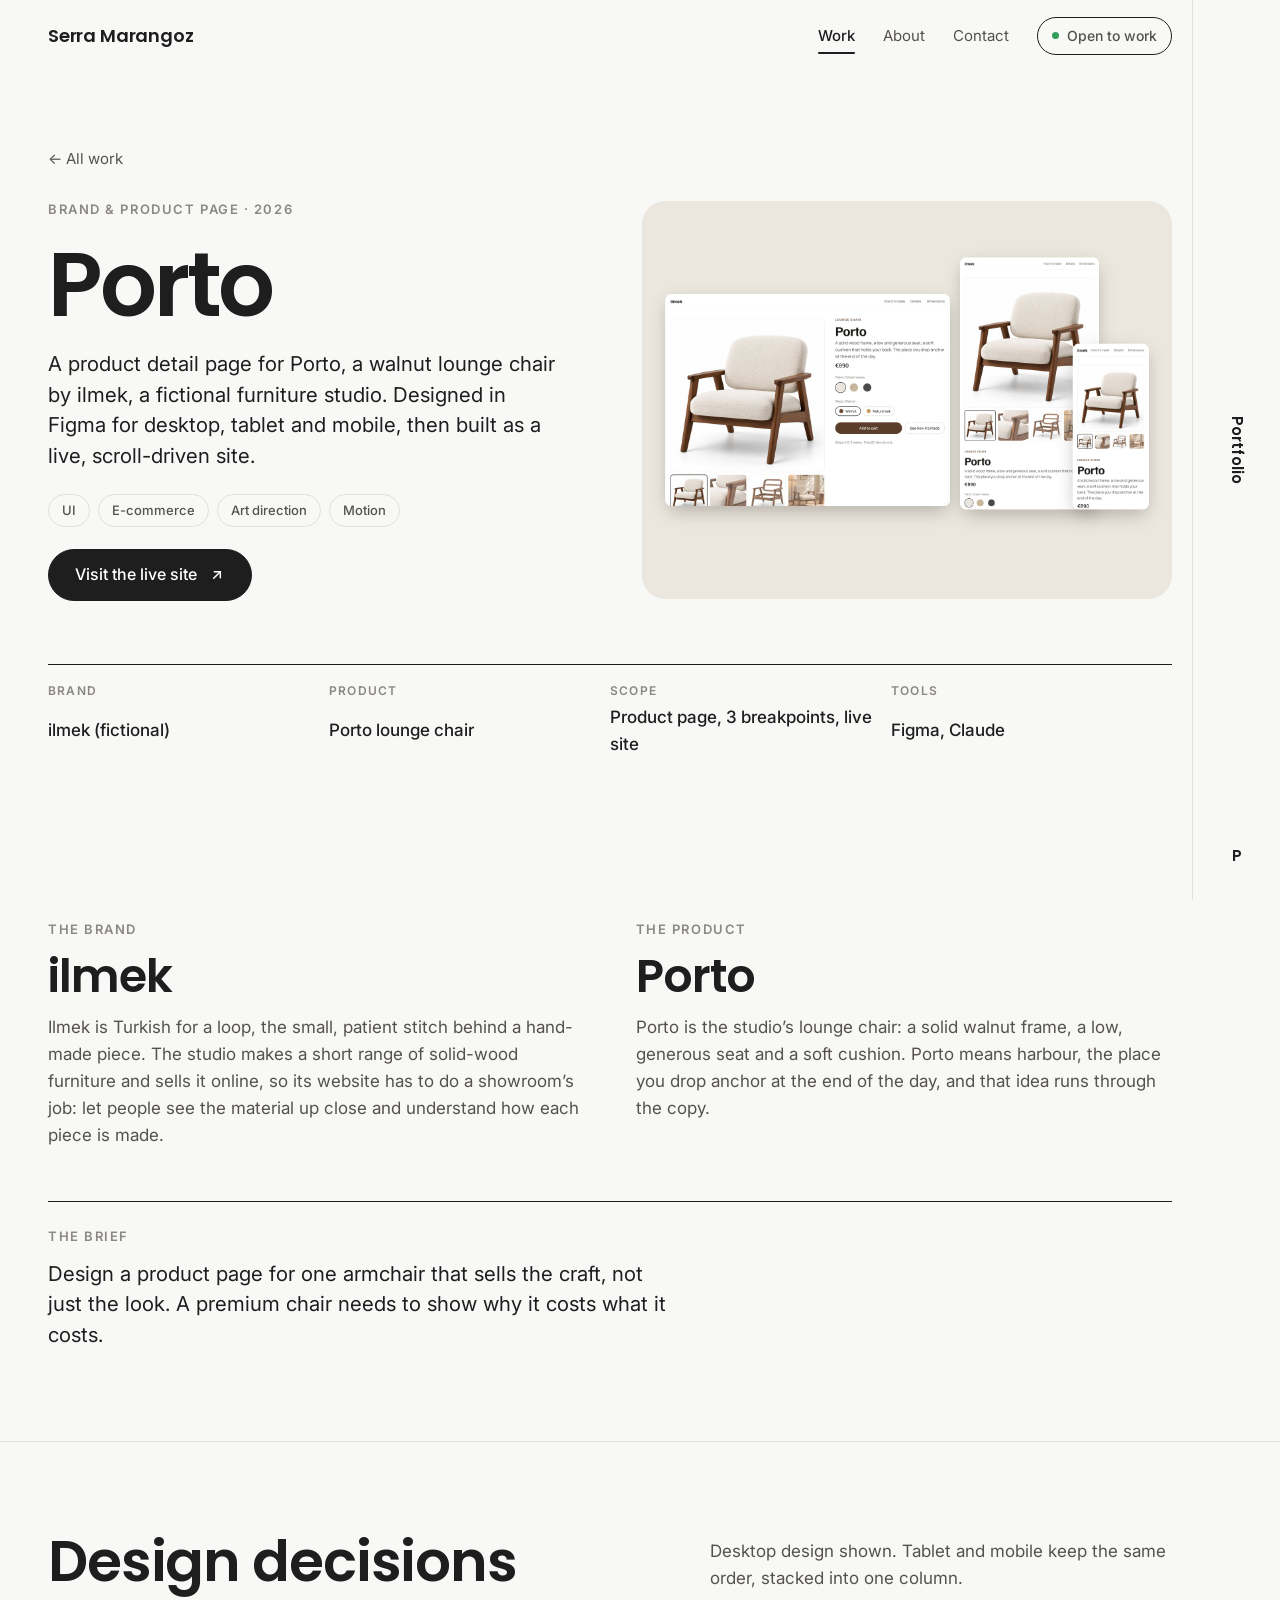
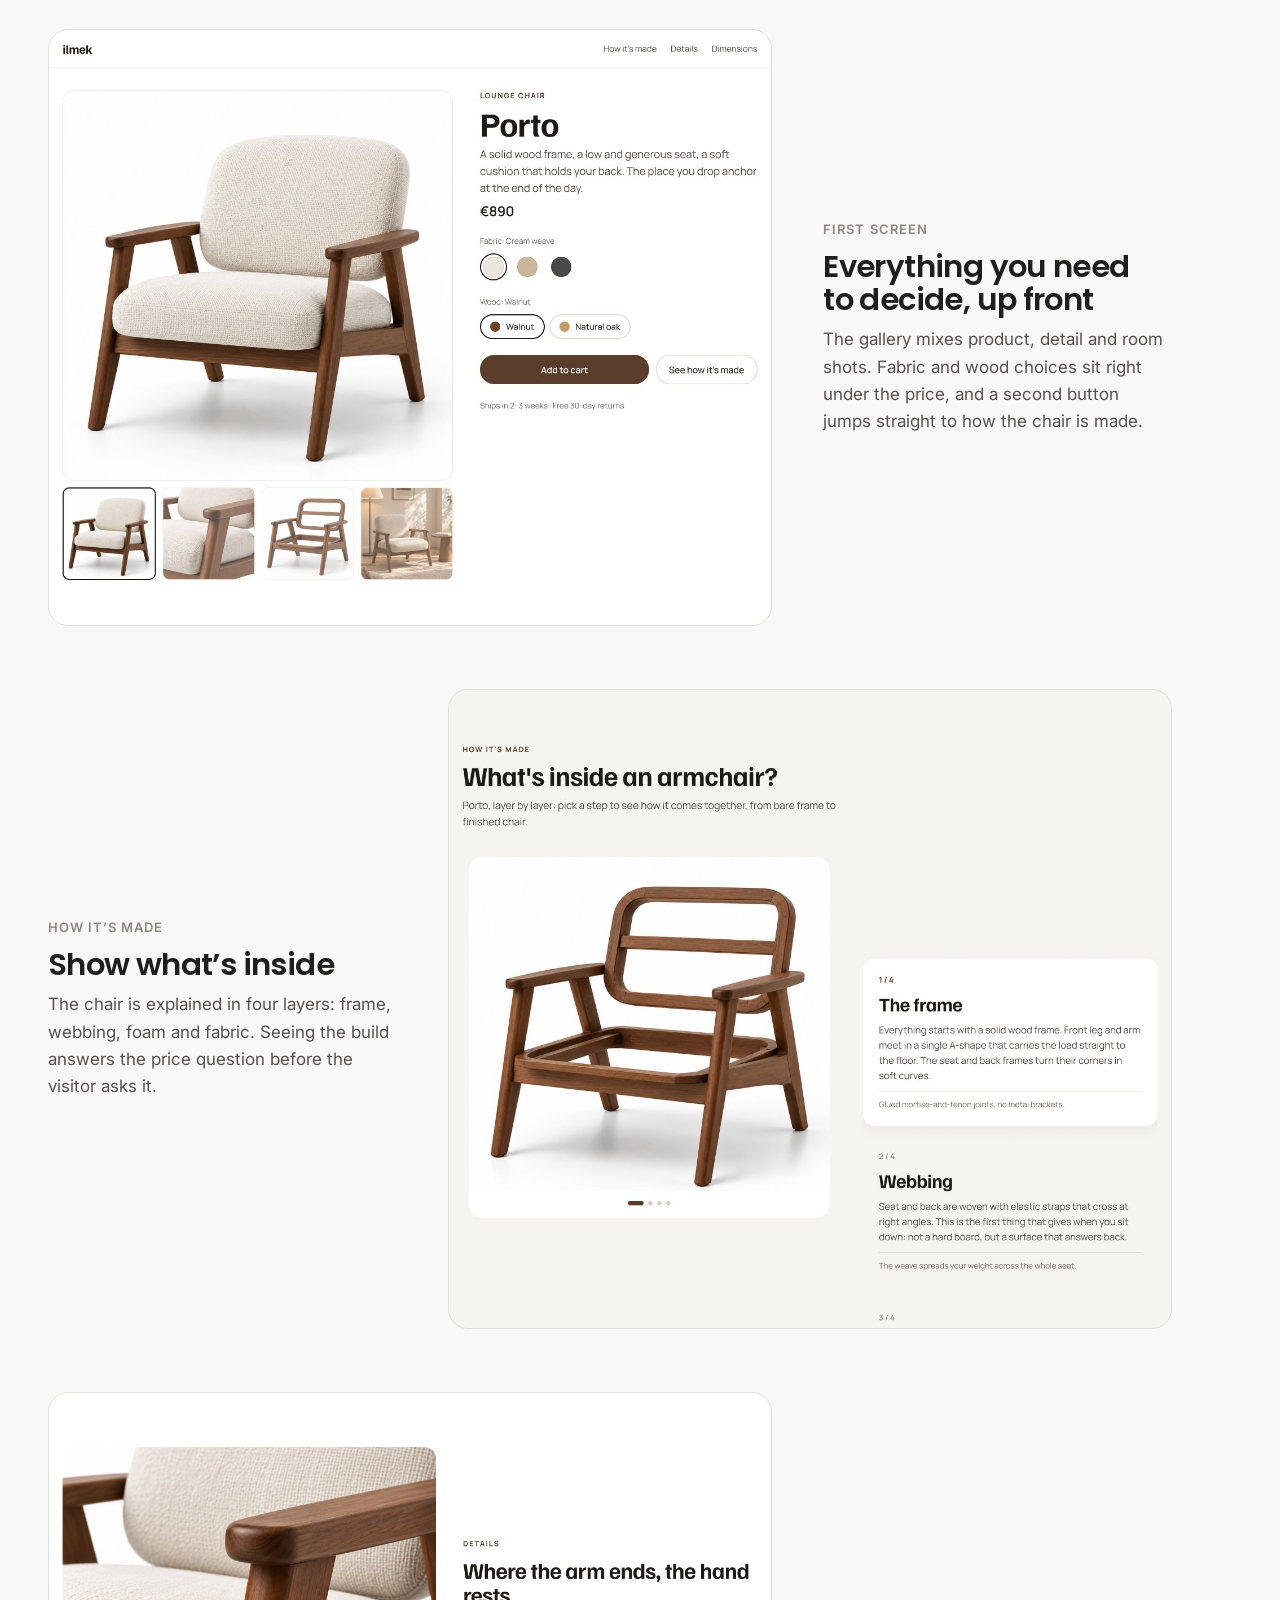
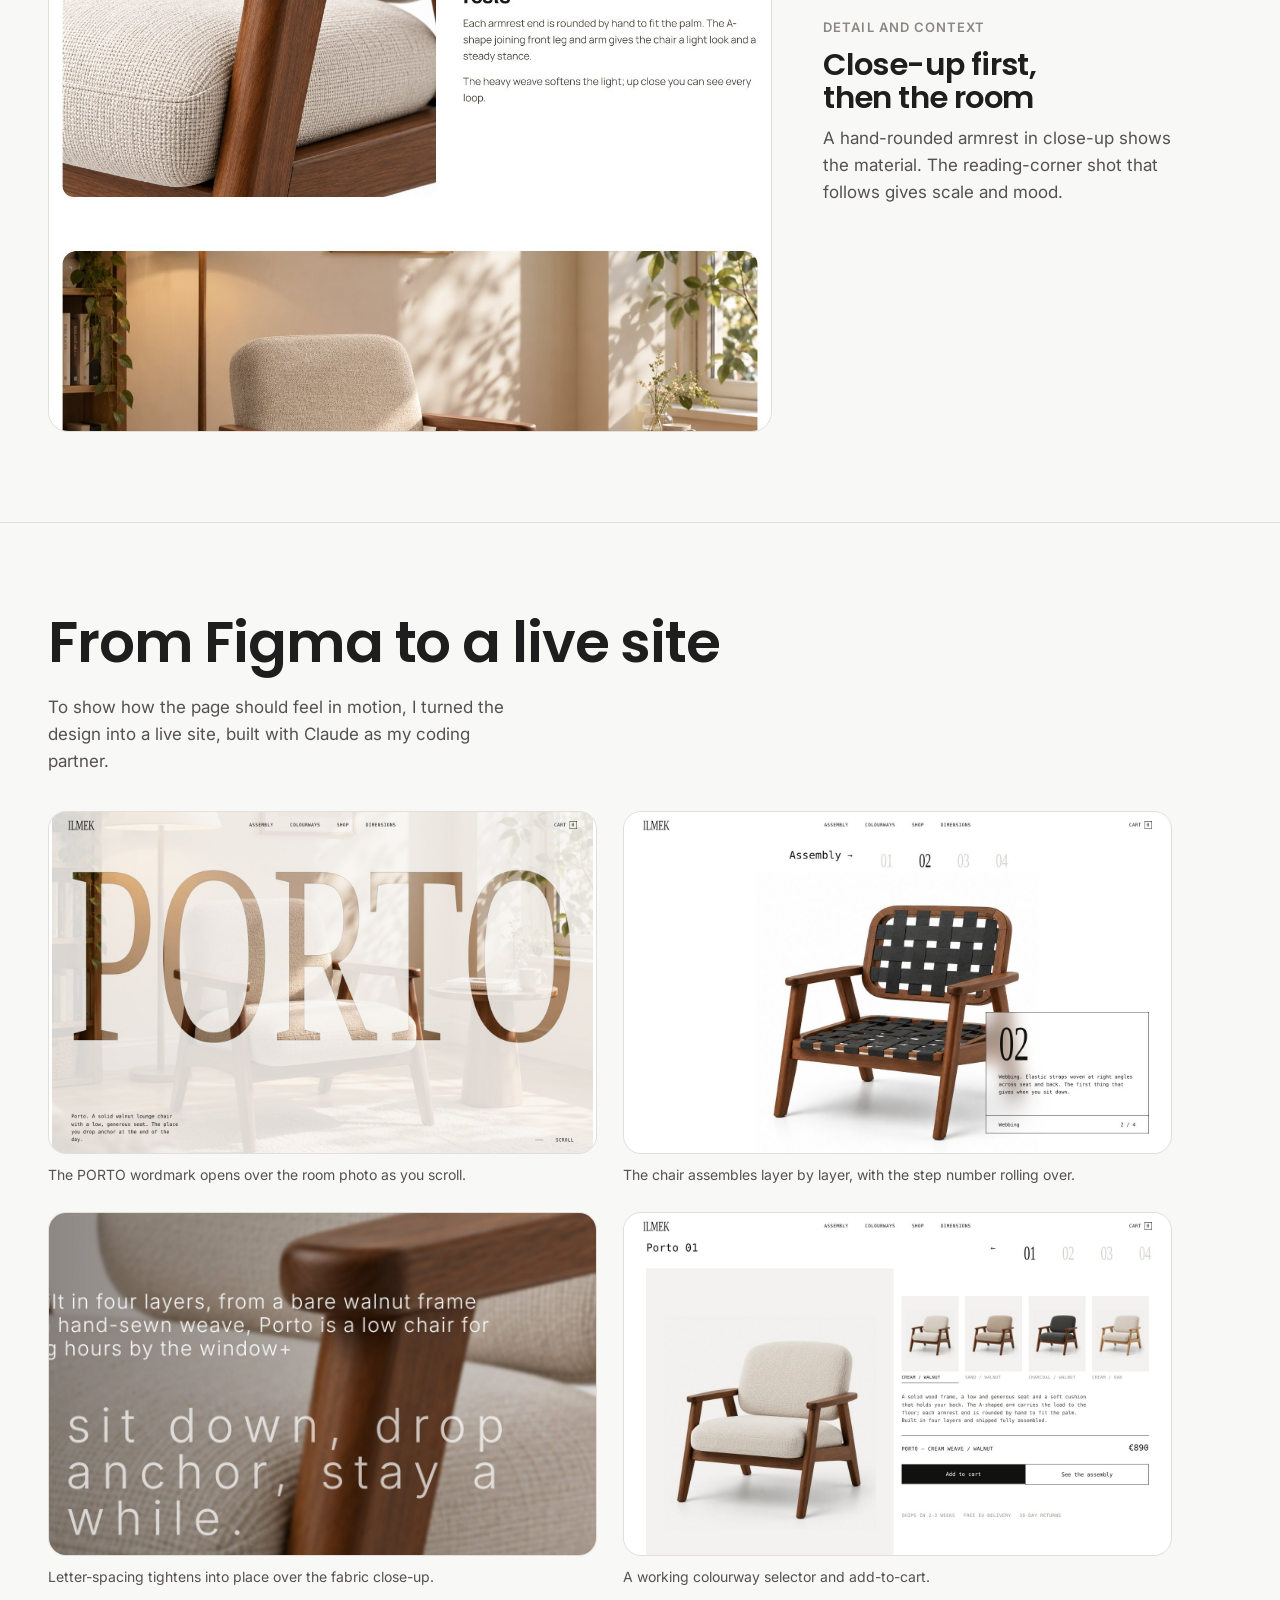
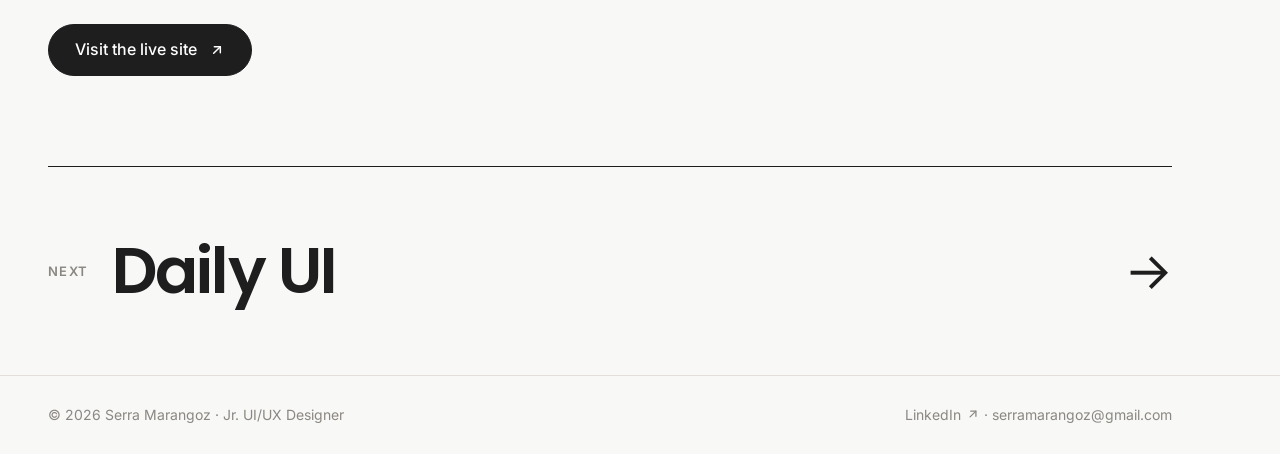
<file: work/porto.html>
<!doctype html>
<html lang="en">
<head>
<meta charset="utf-8">
<meta name="viewport" content="width=device-width, initial-scale=1, viewport-fit=cover">
<title>Porto — Serra Marangoz</title>
<meta name="description" content="Product detail page for Porto, a walnut lounge chair by the fictional studio ilmek. Designed for three breakpoints and built as a live, scroll-driven site.">
<meta property="og:title" content="Porto — Serra Marangoz">
<meta property="og:description" content="Product detail page for Porto, a walnut lounge chair by the fictional studio ilmek. Designed for three breakpoints and built as a live, scroll-driven site.">
<meta property="og:image" content="https://serramarangoz.com/assets/img/share.jpg">
<meta name="twitter:card" content="summary_large_image">
<meta name="theme-color" content="#f8f8f7">
<link rel="icon" href="data:image/svg+xml,%3Csvg xmlns=%27http://www.w3.org/2000/svg%27 viewBox=%270 0 64 64%27%3E%3Crect width=%2764%27 height=%2764%27 rx=%2714%27 fill=%27%231e1e1e%27/%3E%3Ctext x=%2732%27 y=%2744%27 font-family=%27Arial%27 font-weight=%27700%27 font-size=%2734%27 text-anchor=%27middle%27 fill=%27white%27%3ESM%3C/text%3E%3C/svg%3E">
<link rel="preconnect" href="https://fonts.googleapis.com"><link rel="preconnect" href="https://fonts.gstatic.com" crossorigin><link rel="stylesheet" href="https://fonts.googleapis.com/css2?family=Inter:wght@400;500;600&family=Poppins:wght@500;600&display=swap">
<link rel="stylesheet" href="../assets/style.css">
</head>
<body>
<div class="rail" aria-hidden="true"><div class="prog"></div><div class="label">Portfolio</div><div class="num">P</div></div>
<header class="top">
  <div class="wrap">
    <a class="brand" href="../">Serra Marangoz</a>
    <nav class="menu" aria-label="Main"><a href="../#work" aria-current="page">Work</a><a href="../#about">About</a><a href="../#contact" class="hide-sm">Contact</a>
      <a class="open" href="../#contact"><i></i><span>Open to work</span></a>
    </nav>
  </div>
</header>
<main>

<section class="case-hero"><div class="wrap">
  <a class="back" href="../#work">← All work</a>
  <div class="grid">
    <div class="copy">
      <p class="eyebrow">Brand &amp; product page · 2026</p>
      <h1>Porto</h1>
      <p class="lede">A product detail page for Porto, a walnut lounge chair by ilmek, a fictional furniture studio. Designed in Figma for desktop, tablet and mobile, then built as a live, scroll-driven site.</p>
      <div class="tags"><span class="tag">UI</span><span class="tag">E-commerce</span><span class="tag">Art direction</span><span class="tag">Motion</span></div>
      <div class="btns"><a class="btn solid" href="../porto/">Visit the live site <svg class="ext" aria-hidden="true" viewBox="0 0 24 24" width="1em" height="1em" fill="none" stroke="currentColor" stroke-width="2.2" stroke-linecap="round" stroke-linejoin="round"><path d="M7 17L17 7"/><path d="M8 7h9v9"/></svg></a></div>
    </div>
    <div class="media "><span class="ph" aria-hidden="true">Porto</span><img src="../assets/img/porto/breakpoints.jpg" alt="Porto product page on desktop, tablet and mobile" loading="eager" onerror="this.remove()"></div>
  </div>
  <dl class="meta"><div><dt>Brand</dt><dd>ilmek (fictional)</dd></div><div><dt>Product</dt><dd>Porto lounge chair</dd></div><div><dt>Scope</dt><dd>Product page, 3 breakpoints, live site</dd></div><div><dt>Tools</dt><dd>Figma, Claude</dd></div></dl>
</div></section>

<section class="sec"><div class="wrap">
  <div class="brand-intro rv">
    <div><p class="eyebrow">The brand</p><h2>ilmek</h2><p>Ilmek is Turkish for a loop, the small, patient stitch behind a hand-made piece. The studio makes a short range of solid-wood furniture and sells it online, so its website has to do a showroom’s job: let people see the material up close and understand how each piece is made.</p></div>
    <div><p class="eyebrow">The product</p><h2>Porto</h2><p>Porto is the studio’s lounge chair: a solid walnut frame, a low, generous seat and a soft cushion. Porto means harbour, the place you drop anchor at the end of the day, and that idea runs through the copy.</p></div>
    <div class="brief-box"><p class="eyebrow">The brief</p><p class="lede">Design a product page for one armchair that sells the craft, not just the look. A premium chair needs to show why it costs what it costs.</p></div>
  </div>
</div></section>

<section class="sec"><div class="wrap">
  <div class="sec-head rv"><h2>Design decisions</h2><p>Desktop design shown. Tablet and mobile keep the same order, stacked into one column.</p></div>
  <div class="prows"><article class="rv"><div class="media"><img src="../assets/img/porto/buy.jpg" alt="Everything you need to decide, up front, desktop design" loading="lazy"></div><div class="copy"><span class="pain">First screen</span><h3>Everything you need to decide, up front</h3><p>The gallery mixes product, detail and room shots. Fabric and wood choices sit right under the price, and a second button jumps straight to how the chair is made.</p></div></article><article class="rv"><div class="media"><img src="../assets/img/porto/how.jpg" alt="Show what’s inside, desktop design" loading="lazy"></div><div class="copy"><span class="pain">How it’s made</span><h3>Show what’s inside</h3><p>The chair is explained in four layers: frame, webbing, foam and fabric. Seeing the build answers the price question before the visitor asks it.</p></div></article><article class="rv"><div class="media"><img src="../assets/img/porto/detail.jpg" alt="Close-up first, then the room, desktop design" loading="lazy"></div><div class="copy"><span class="pain">Detail and context</span><h3>Close-up first, then the room</h3><p>A hand-rounded armrest in close-up shows the material. The reading-corner shot that follows gives scale and mood.</p></div></article></div>
</div></section>

<section class="sec"><div class="wrap">
  <div class="sec-head rv"><h2>From Figma to a live site</h2><p>To show how the page should feel in motion, I turned the design into a live site, built with Claude as my coding partner.</p></div>
  <div class="lives"><figure class="rv"><div class="media"><img src="../assets/img/porto/live-hero.jpg" alt="The PORTO wordmark opens over the room photo as you scroll." loading="lazy"></div><figcaption>The PORTO wordmark opens over the room photo as you scroll.</figcaption></figure><figure class="rv"><div class="media"><img src="../assets/img/porto/live-build.jpg" alt="The chair assembles layer by layer, with the step number rolling over." loading="lazy"></div><figcaption>The chair assembles layer by layer, with the step number rolling over.</figcaption></figure><figure class="rv"><div class="media"><img src="../assets/img/porto/live-mani.jpg" alt="Letter-spacing tightens into place over the fabric close-up." loading="lazy"></div><figcaption>Letter-spacing tightens into place over the fabric close-up.</figcaption></figure><figure class="rv"><div class="media"><img src="../assets/img/porto/live-shop.jpg" alt="A working colourway selector and add-to-cart." loading="lazy"></div><figcaption>A working colourway selector and add-to-cart.</figcaption></figure></div>
  <div class="btns" style="margin-top:36px"><a class="btn solid" href="../porto/">Visit the live site <svg class="ext" aria-hidden="true" viewBox="0 0 24 24" width="1em" height="1em" fill="none" stroke="currentColor" stroke-width="2.2" stroke-linecap="round" stroke-linejoin="round"><path d="M7 17L17 7"/><path d="M8 7h9v9"/></svg></a></div>
</div></section>

<div class="wrap"><a class="next" href="../daily-ui.html"><small>Next</small><b>Daily UI</b><span class="arr" aria-hidden="true">→</span></a></div>

</main>
<footer class="foot"><div class="wrap"><span>© <span id="year">2026</span> Serra Marangoz · Jr. UI/UX Designer</span><span><a href="https://www.linkedin.com/in/serramarangoz" target="_blank" rel="noopener">LinkedIn <svg class="ext" aria-hidden="true" viewBox="0 0 24 24" width="1em" height="1em" fill="none" stroke="currentColor" stroke-width="2.2" stroke-linecap="round" stroke-linejoin="round"><path d="M7 17L17 7"/><path d="M8 7h9v9"/></svg></a> · <a href="mailto:serramarangoz@gmail.com">serramarangoz@gmail.com</a></span></div></footer>
<button class="totop" type="button" aria-label="Back to top"><svg viewBox="0 0 24 24" fill="none" stroke="currentColor" stroke-width="2" stroke-linecap="round" stroke-linejoin="round" aria-hidden="true"><path d="M12 19V5M5 12l7-7 7 7"/></svg></button>
<script src="../assets/site.js"></script>
</body>
</html>
</file>
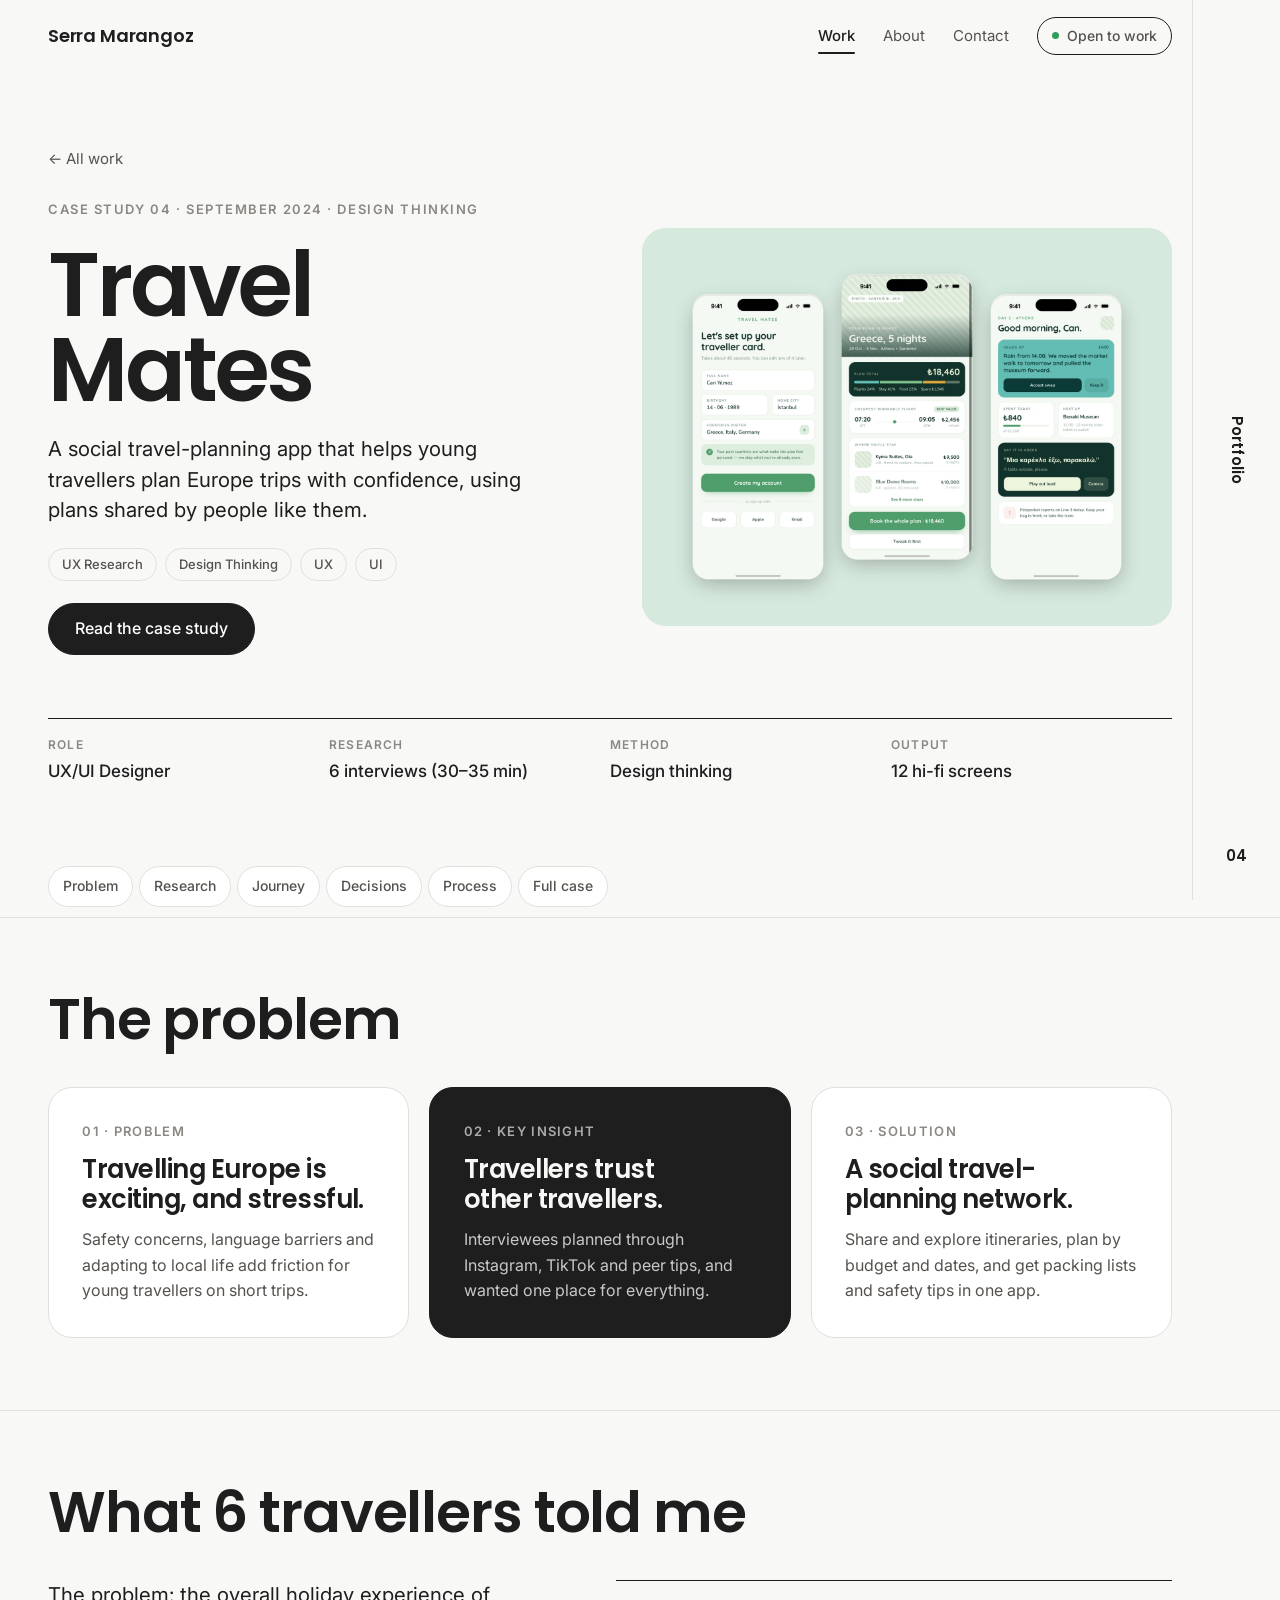
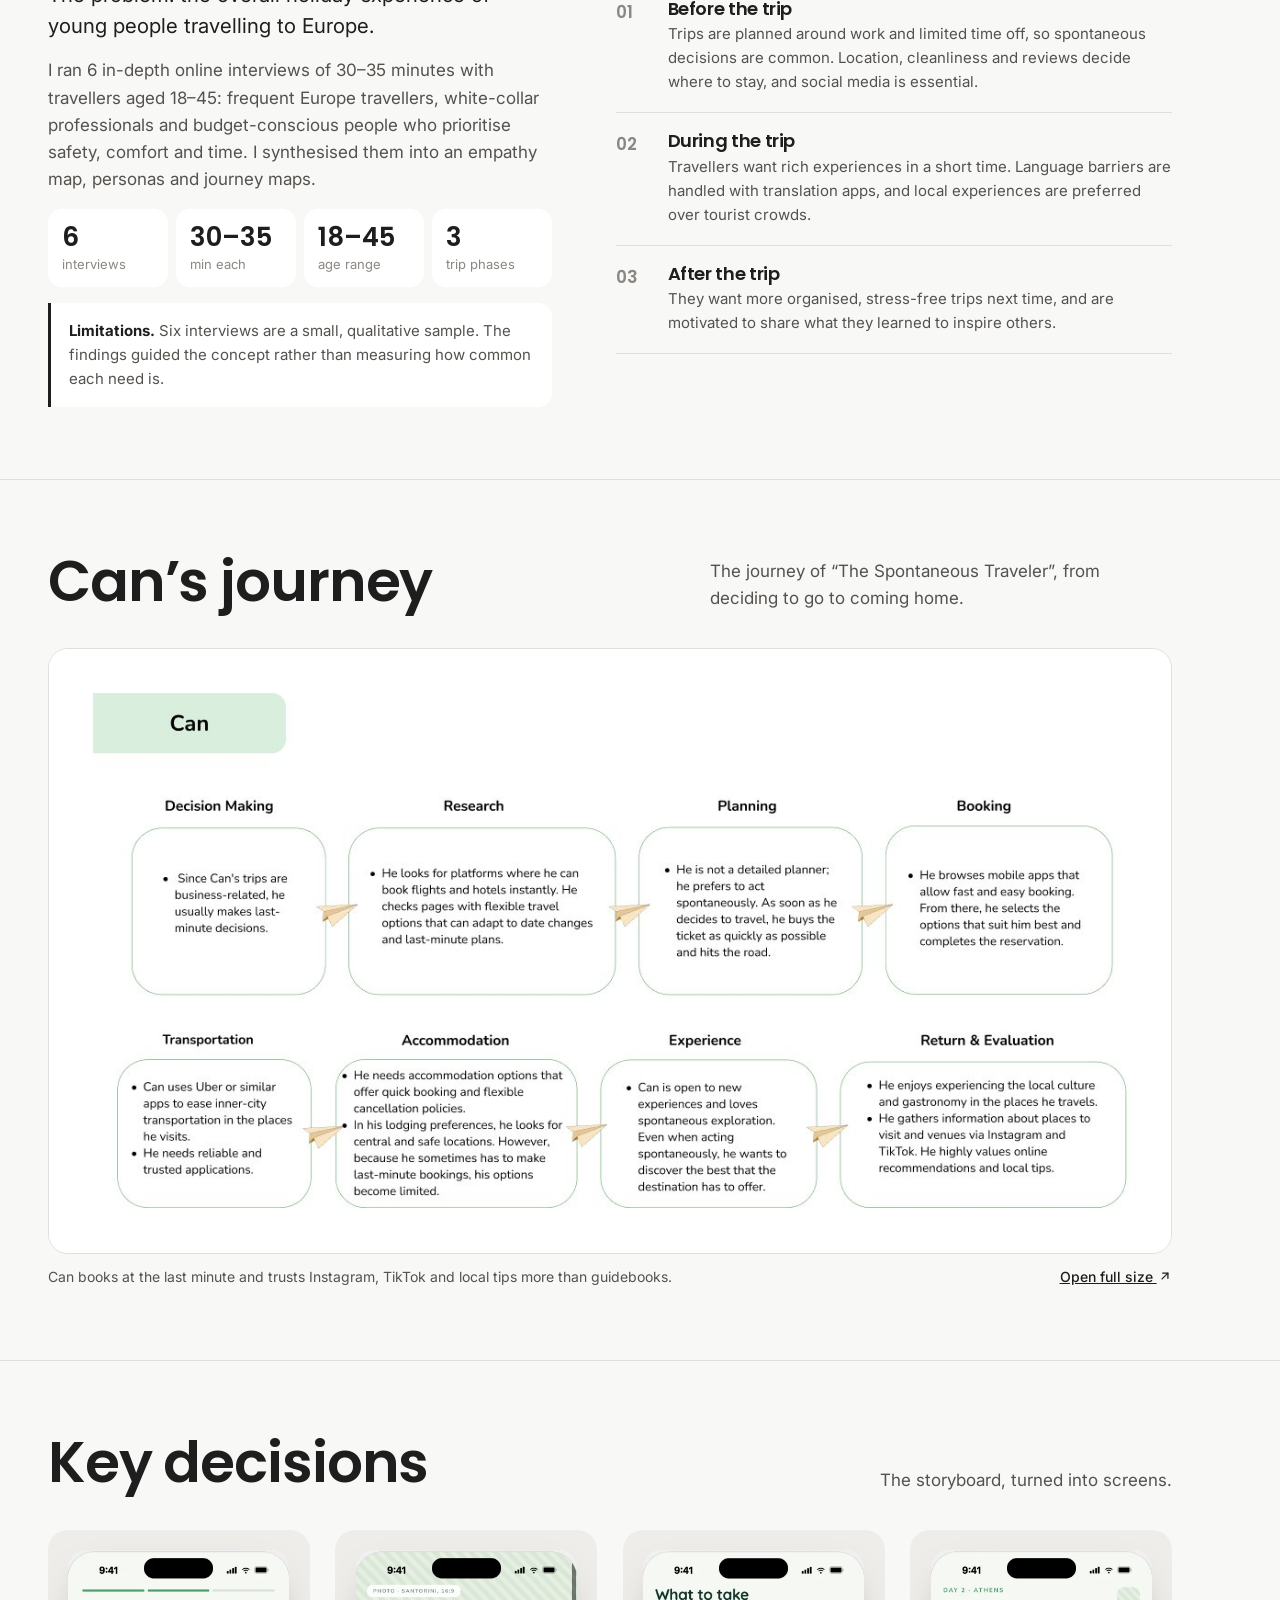
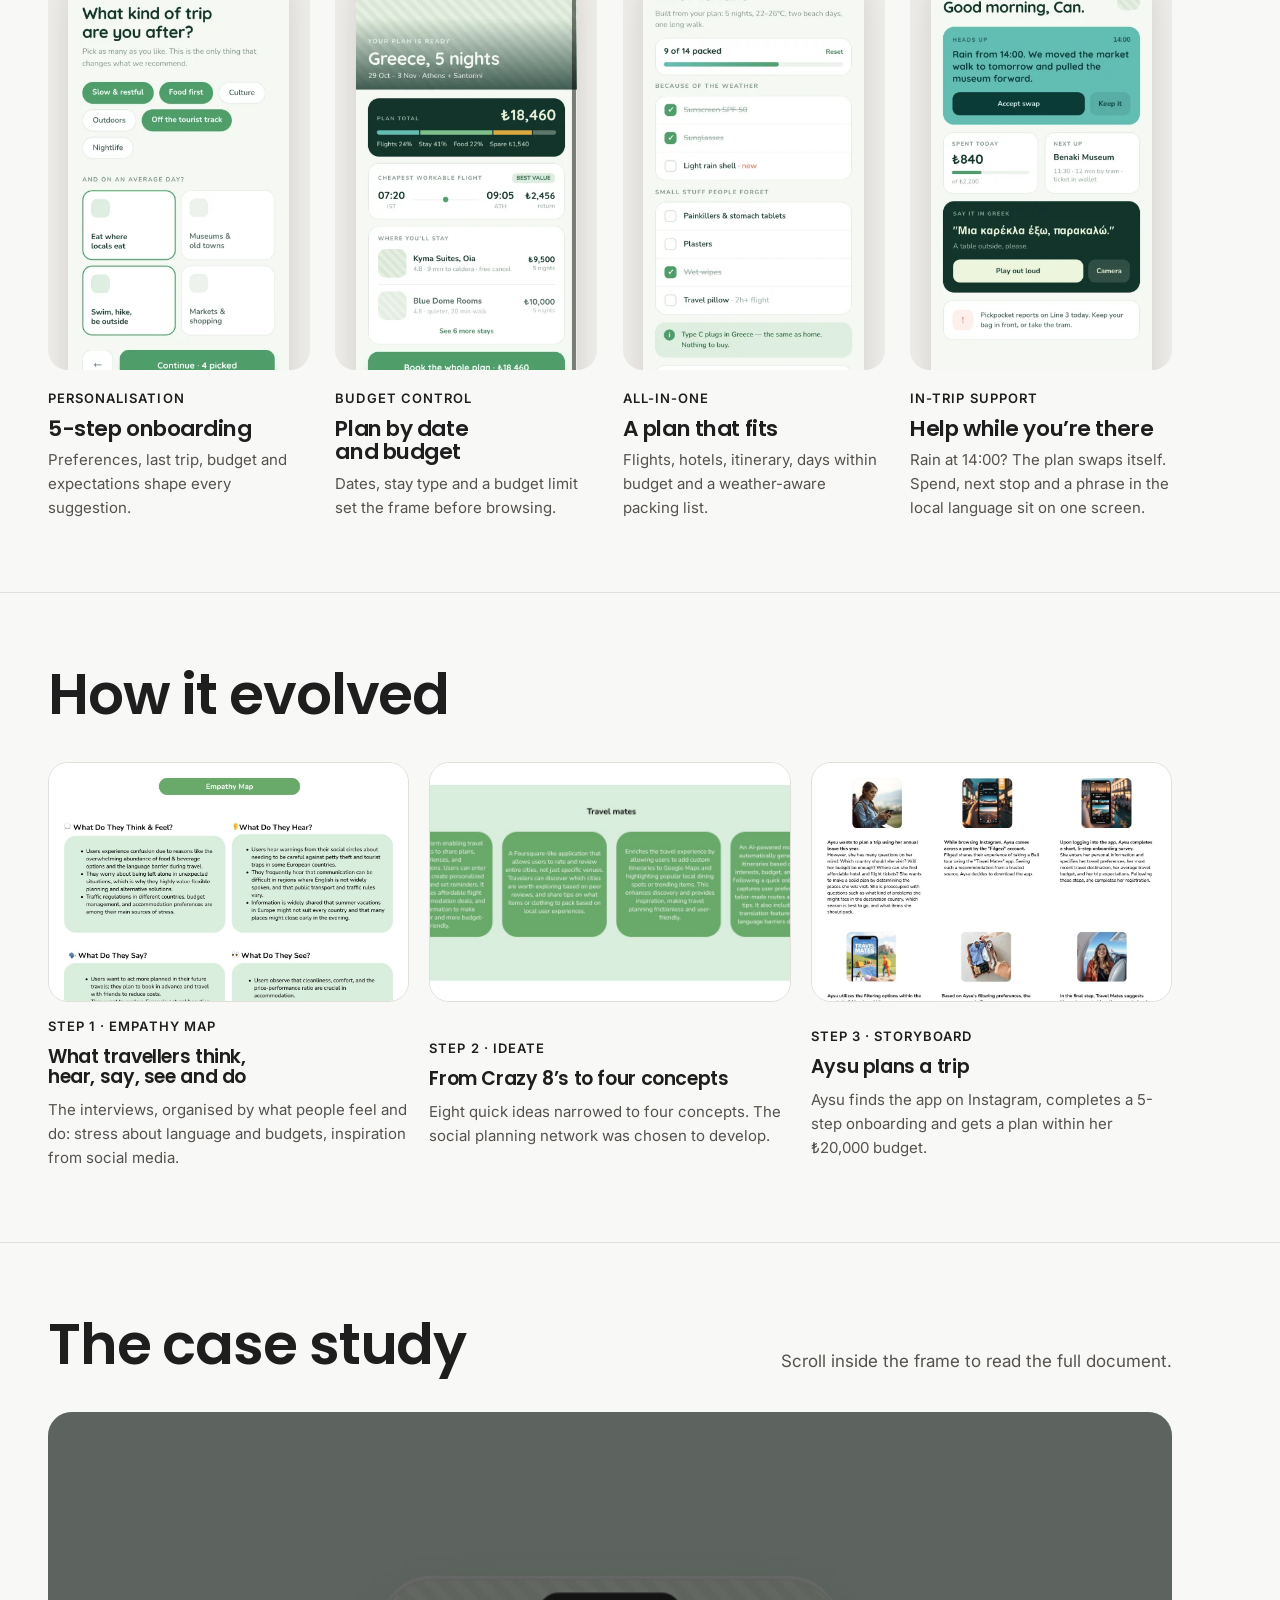
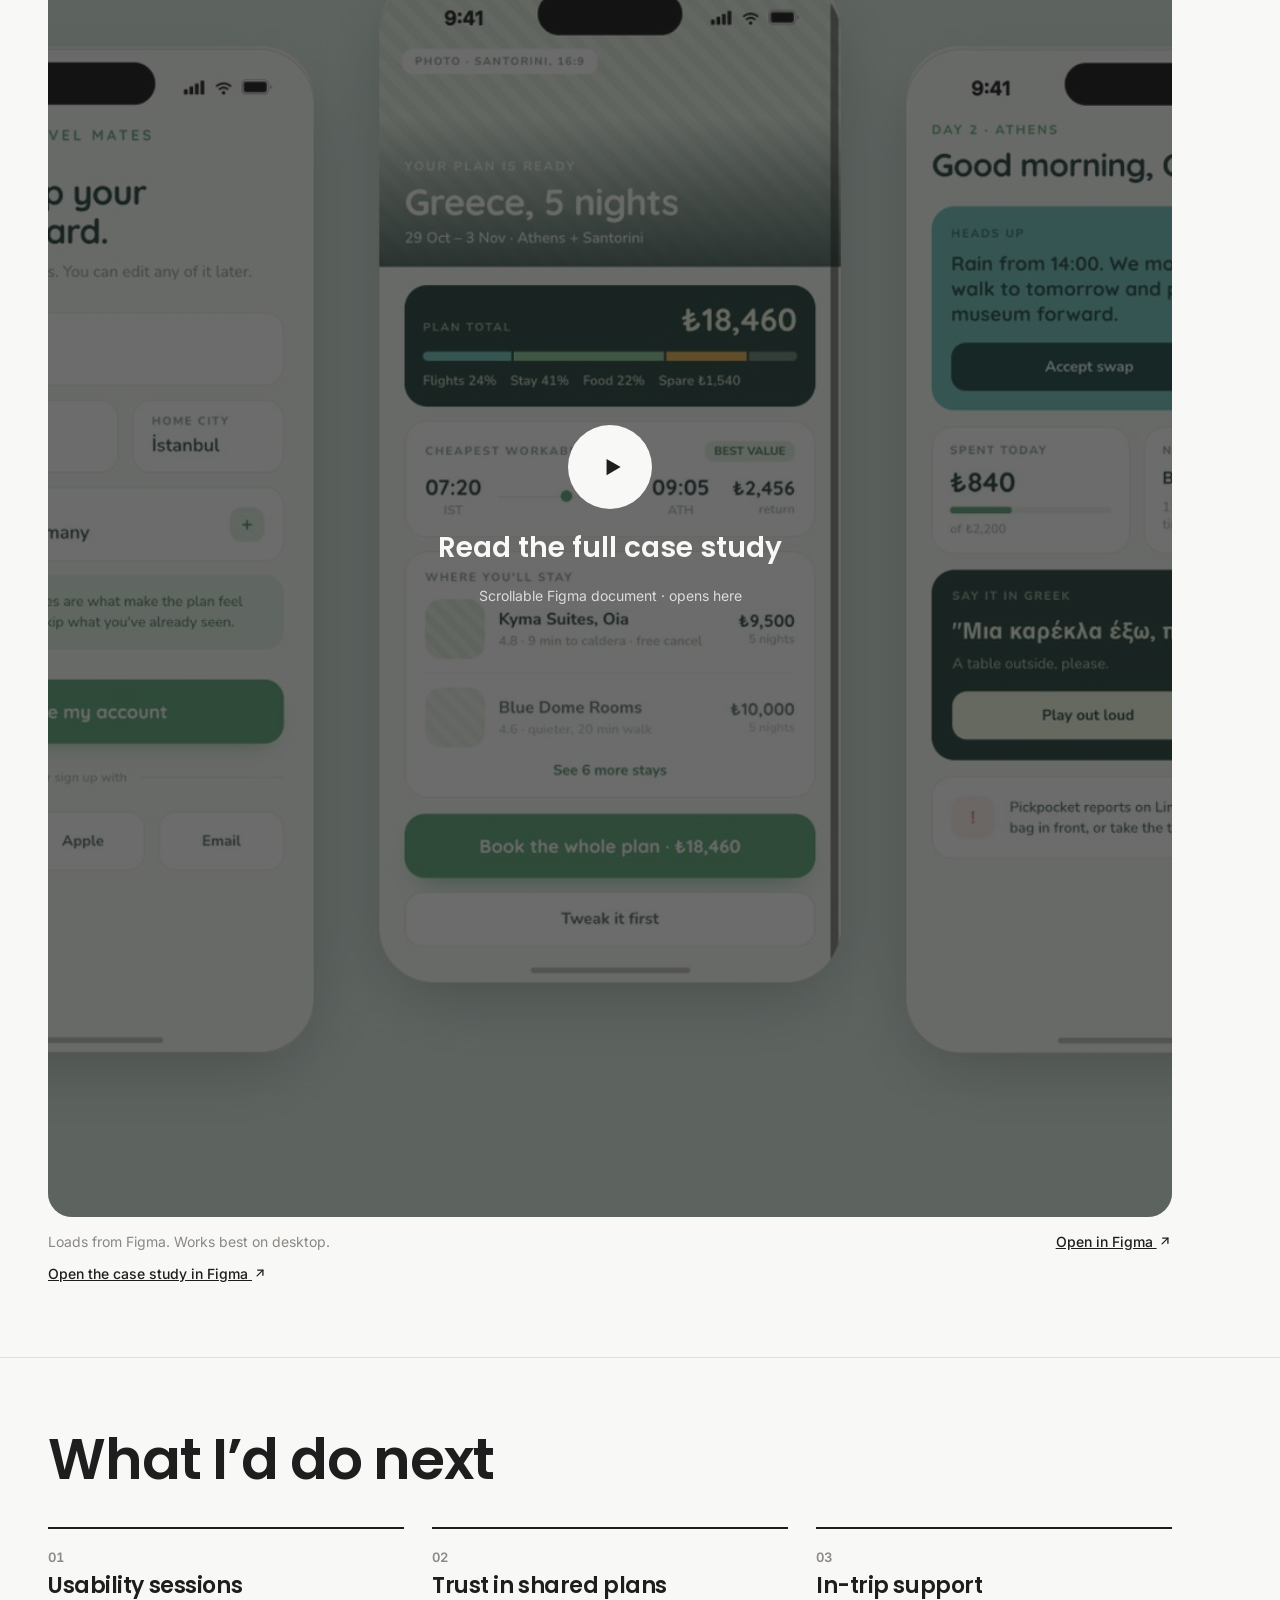
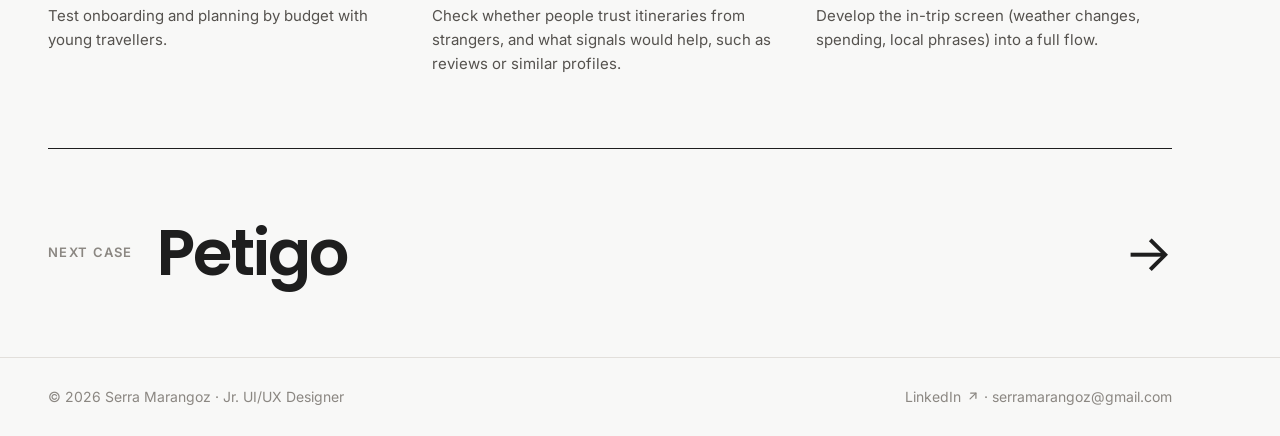
<file: work/travel-mates.html>
<!doctype html>
<html lang="en">
<head>
<meta charset="utf-8">
<meta name="viewport" content="width=device-width, initial-scale=1, viewport-fit=cover">
<title>Travel Mates — Serra Marangoz</title>
<meta name="description" content="A social travel-planning app that helps young travellers plan Europe trips with confidence, using plans shared by people like them.">
<meta property="og:title" content="Travel Mates — Serra Marangoz">
<meta property="og:description" content="A social travel-planning app that helps young travellers plan Europe trips with confidence, using plans shared by people like them.">
<meta property="og:image" content="https://serramarangoz.com/assets/img/share.jpg">
<meta name="twitter:card" content="summary_large_image">
<meta name="theme-color" content="#f8f8f7">
<link rel="icon" href="data:image/svg+xml,%3Csvg xmlns=%27http://www.w3.org/2000/svg%27 viewBox=%270 0 64 64%27%3E%3Crect width=%2764%27 height=%2764%27 rx=%2714%27 fill=%27%231e1e1e%27/%3E%3Ctext x=%2732%27 y=%2744%27 font-family=%27Arial%27 font-weight=%27700%27 font-size=%2734%27 text-anchor=%27middle%27 fill=%27white%27%3ESM%3C/text%3E%3C/svg%3E">
<link rel="preconnect" href="https://fonts.googleapis.com"><link rel="preconnect" href="https://fonts.gstatic.com" crossorigin><link rel="stylesheet" href="https://fonts.googleapis.com/css2?family=Inter:wght@400;500;600&family=Poppins:wght@500;600&display=swap">
<link rel="stylesheet" href="../assets/style.css">
</head>
<body>
<div class="rail" aria-hidden="true"><div class="prog"></div><div class="label">Portfolio</div><div class="num">04</div></div>
<header class="top">
  <div class="wrap">
    <a class="brand" href="../">Serra Marangoz</a>
    <nav class="menu" aria-label="Main"><a href="../#work" aria-current="page">Work</a><a href="../#about">About</a><a href="../#contact" class="hide-sm">Contact</a>
      <a class="open" href="../#contact"><i></i><span>Open to work</span></a>
    </nav>
  </div>
</header>
<main>

<div class="cx" style="--odak:#1e1e1e;--accent-text:#1e1e1e">
<section class="case-hero"><div class="wrap">
  <a class="back" href="../#work">← All work</a>
  <div class="grid">
    <div class="copy">
      <p class="eyebrow">Case study 04 · September 2024 · Design thinking</p>
      <h1>Travel Mates</h1>
      <p class="lede">A social travel-planning app that helps young travellers plan Europe trips with confidence, using plans shared by people like them.</p>
      <div class="tags"><span class="tag">UX Research</span><span class="tag">Design Thinking</span><span class="tag">UX</span><span class="tag">UI</span></div>
      <div class="btns"><a class="btn solid" href="#prototype">Read the case study</a></div>
    </div>
    <div class="media "><span class="ph" aria-hidden="true">Travel Mates</span><img src="../assets/img/work/travel-mates.jpg" alt="Travel Mates mockup" loading="eager" onerror="this.remove()"></div>
  </div>
  <dl class="meta"><div><dt>Role</dt><dd>UX/UI Designer</dd></div><div><dt>Research</dt><dd>6 interviews (30–35 min)</dd></div><div><dt>Method</dt><dd>Design thinking</dd></div><div><dt>Output</dt><dd>12 hi-fi screens</dd></div></dl>
</div></section>
<nav class="casenav" aria-label="On this page"><div class="wrap"><a href="#problem">Problem</a><a href="#research">Research</a><a href="#journey">Journey</a><a href="#decisions">Decisions</a><a href="#evolution">Process</a><a href="#prototype">Full case</a></div></nav>

<section class="sec" id="problem"><div class="wrap">
  <div class="sec-head rv"><h2>The problem</h2></div>
  <div class="story rv"><article class=""><span class="k">01 · Problem</span><h3>Travelling Europe is exciting, and stressful.</h3><p>Safety concerns, language barriers and adapting to local life add friction for young travellers on short trips.</p></article><article class="key"><span class="k">02 · Key insight</span><h3>Travellers trust other travellers.</h3><p>Interviewees planned through Instagram, TikTok and peer tips, and wanted one place for everything.</p></article><article class=""><span class="k">03 · Solution</span><h3>A social travel-planning network.</h3><p>Share and explore itineraries, plan by budget and dates, and get packing lists and safety tips in one app.</p></article></div>
</div></section>

<section class="sec" id="research"><div class="wrap">
  <div class="sec-head rv"><h2>What 6 travellers told me</h2></div>
  <div class="research rv">
    <div class="copy"><p class="lede">The problem: the overall holiday experience of young people travelling to Europe.</p><p>I ran 6 in-depth online interviews of 30–35 minutes with travellers aged 18–45: frequent Europe travellers, white-collar professionals and budget-conscious people who prioritise safety, comfort and time. I synthesised them into an empathy map, personas and journey maps.</p><div class="statrow"><div><b class="tabular">6</b><span>interviews</span></div><div><b class="tabular">30–35</b><span>min each</span></div><div><b class="tabular">18–45</b><span>age range</span></div><div><b class="tabular">3</b><span>trip phases</span></div></div><div class="note"><b>Limitations.</b> Six interviews are a small, qualitative sample. The findings guided the concept rather than measuring how common each need is.</div></div>
    <div><ol class="findings"><li><span class="n">01</span><div><h3>Before the trip</h3><p>Trips are planned around work and limited time off, so spontaneous decisions are common. Location, cleanliness and reviews decide where to stay, and social media is essential.</p></div></li><li><span class="n">02</span><div><h3>During the trip</h3><p>Travellers want rich experiences in a short time. Language barriers are handled with translation apps, and local experiences are preferred over tourist crowds.</p></div></li><li><span class="n">03</span><div><h3>After the trip</h3><p>They want more organised, stress-free trips next time, and are motivated to share what they learned to inspire others.</p></div></li></ol></div>
  </div>
</div></section>

<section class="sec" id="journey"><div class="wrap">
  <div class="sec-head rv"><h2>Can’s journey</h2><p>The journey of “The Spontaneous Traveler”, from deciding to go to coming home.</p></div>
  <figure class="wide rv"><div class="media"><img src="../assets/img/cases/tm-journey.jpg" alt="Can’s journey" loading="lazy"></div>
  <figcaption><span>Can books at the last minute and trusts Instagram, TikTok and local tips more than guidebooks.</span><a href="../assets/img/cases/tm-journey.jpg" target="_blank" rel="noopener">Open full size <svg class="ext" aria-hidden="true" viewBox="0 0 24 24" width="1em" height="1em" fill="none" stroke="currentColor" stroke-width="2.2" stroke-linecap="round" stroke-linejoin="round"><path d="M7 17L17 7"/><path d="M8 7h9v9"/></svg></a></figcaption></figure>
</div></section>

<section class="sec" id="decisions"><div class="wrap">
  <div class="sec-head rv"><h2>Key decisions</h2><p>The storyboard, turned into screens.</p></div>
  <div class="decisions rv" style="--n:4"><article><div class="shot"><img src="../assets/img/screens/travel-mates-3.webp" alt="5-step onboarding screen" loading="lazy"></div><span class="pain">Personalisation</span><h3>5-step onboarding</h3><p>Preferences, last trip, budget and expectations shape every suggestion.</p></article><article><div class="shot"><img src="../assets/img/screens/travel-mates-4.webp" alt="Plan by date and budget screen" loading="lazy"></div><span class="pain">Budget control</span><h3>Plan by date and budget</h3><p>Dates, stay type and a budget limit set the frame before browsing.</p></article><article><div class="shot"><img src="../assets/img/screens/travel-mates-6.webp" alt="A plan that fits screen" loading="lazy"></div><span class="pain">All-in-one</span><h3>A plan that fits</h3><p>Flights, hotels, itinerary, days within budget and a weather-aware packing list.</p></article><article><div class="shot"><img src="../assets/img/screens/travel-mates-5.webp" alt="Help while you’re there screen" loading="lazy"></div><span class="pain">In-trip support</span><h3>Help while you’re there</h3><p>Rain at 14:00? The plan swaps itself. Spend, next stop and a phrase in the local language sit on one screen.</p></article></div>
</div></section>

<section class="sec" id="evolution"><div class="wrap">
  <div class="sec-head rv"><h2>How it evolved</h2></div>
  <div class="prows"><article class="rv"><div class="media"><img src="../assets/img/cases/tm-empathy.jpg" alt="What travellers think, hear, say, see and do" loading="lazy"></div><div class="copy"><span class="pain">Step 1 · Empathy map</span><h3>What travellers think, hear, say, see and do</h3><p>The interviews, organised by what people feel and do: stress about language and budgets, inspiration from social media.</p></div></article><article class="rv"><div class="media"><img src="../assets/img/cases/tm-concepts.jpg" alt="From Crazy 8’s to four concepts" loading="lazy"></div><div class="copy"><span class="pain">Step 2 · Ideate</span><h3>From Crazy 8’s to four concepts</h3><p>Eight quick ideas narrowed to four concepts. The social planning network was chosen to develop.</p></div></article><article class="rv"><div class="media"><img src="../assets/img/cases/tm-storyboard.jpg" alt="Aysu plans a trip" loading="lazy"></div><div class="copy"><span class="pain">Step 3 · Storyboard</span><h3>Aysu plans a trip</h3><p>Aysu finds the app on Instagram, completes a 5-step onboarding and gets a plan within her ₺20,000 budget.</p></div></article></div>
</div></section>

<section class="sec" id="prototype"><div class="wrap">
  <div class="sec-head rv"><h2>The case study</h2><p>Scroll inside the frame to read the full document.</p></div>
  <div class="rv"><div class="player tall" data-embed="https://embed.figma.com/proto/3ETkjmu3Wuub9gggRCHvZa/Travel-Mates-Design-Thinking?node-id=6-3&amp;viewport=109%2C280%2C0.12&amp;scaling=scale-down-width&amp;content-scaling=fixed&amp;starting-point-node-id=6%3A3&amp;page-id=0%3A1&amp;embed-host=share" data-title="Read the full case study">
  <button class="poster" type="button">
    <img class="bgimg" src="../assets/img/work/travel-mates.jpg" alt="" loading="lazy" onerror="this.remove()">
    <span class="play" aria-hidden="true"><svg viewBox="0 0 24 24" fill="currentColor"><path d="M7 4.5v15l13-7.5z"/></svg></span>
    <strong>Read the full case study</strong><small>Scrollable Figma document · opens here</small>
  </button>
</div>
  <div class="player-note"><span>Loads from Figma. Works best on desktop.</span><a href="https://www.figma.com/proto/3ETkjmu3Wuub9gggRCHvZa/Travel-Mates-Design-Thinking?node-id=6-3&amp;viewport=109%2C280%2C0.12&amp;t=PfqdN3CyzIagCAfg-1&amp;scaling=scale-down-width&amp;content-scaling=fixed&amp;starting-point-node-id=6%3A3&amp;page-id=0%3A1" target="_blank" rel="noopener">Open in Figma <svg class="ext" aria-hidden="true" viewBox="0 0 24 24" width="1em" height="1em" fill="none" stroke="currentColor" stroke-width="2.2" stroke-linecap="round" stroke-linejoin="round"><path d="M7 17L17 7"/><path d="M8 7h9v9"/></svg></a></div>
  <p class="fullcase"><a href="https://www.figma.com/proto/3ETkjmu3Wuub9gggRCHvZa/Travel-Mates-Design-Thinking?node-id=6-3&amp;viewport=109%2C280%2C0.12&amp;t=PfqdN3CyzIagCAfg-1&amp;scaling=scale-down-width&amp;content-scaling=fixed&amp;starting-point-node-id=6%3A3&amp;page-id=0%3A1" target="_blank" rel="noopener">Open the case study in Figma <svg class="ext" aria-hidden="true" viewBox="0 0 24 24" width="1em" height="1em" fill="none" stroke="currentColor" stroke-width="2.2" stroke-linecap="round" stroke-linejoin="round"><path d="M7 17L17 7"/><path d="M8 7h9v9"/></svg></a></p></div>
</div></section>

<section class="sec"><div class="wrap">
  <div class="sec-head rv"><h2>What I’d do next</h2></div>
  <ol class="process rv" style="--n:3"><li><span class="n">01</span><h3>Usability sessions</h3><p>Test onboarding and planning by budget with young travellers.</p></li><li><span class="n">02</span><h3>Trust in shared plans</h3><p>Check whether people trust itineraries from strangers, and what signals would help, such as reviews or similar profiles.</p></li><li><span class="n">03</span><h3>In-trip support</h3><p>Develop the in-trip screen (weather changes, spending, local phrases) into a full flow.</p></li></ol>
</div></section>
</div>
<div class="wrap"><a class="next" href="petigo.html"><small>Next case</small><b>Petigo</b><span class="arr" aria-hidden="true">→</span></a></div>

</main>
<footer class="foot"><div class="wrap"><span>© <span id="year">2026</span> Serra Marangoz · Jr. UI/UX Designer</span><span><a href="https://www.linkedin.com/in/serramarangoz" target="_blank" rel="noopener">LinkedIn <svg class="ext" aria-hidden="true" viewBox="0 0 24 24" width="1em" height="1em" fill="none" stroke="currentColor" stroke-width="2.2" stroke-linecap="round" stroke-linejoin="round"><path d="M7 17L17 7"/><path d="M8 7h9v9"/></svg></a> · <a href="mailto:serramarangoz@gmail.com">serramarangoz@gmail.com</a></span></div></footer>
<button class="totop" type="button" aria-label="Back to top"><svg viewBox="0 0 24 24" fill="none" stroke="currentColor" stroke-width="2" stroke-linecap="round" stroke-linejoin="round" aria-hidden="true"><path d="M12 19V5M5 12l7-7 7 7"/></svg></button>
<script src="../assets/site.js"></script>
</body>
</html>
</file>
<file: assets/style.css>
/* Serra Marangoz — portfolio
   Layout: a reading column with a fixed hairline rail on the right that carries the
   page label (the same rail as the slide deck). Work is a numbered index with a cursor
   preview; case pages run Overview → Problem/Insight/Solution → Process → Prototype. */
:root{
  --bg:#f8f8f7;
  --surface:#ffffff;
  --ink:#1e1e1e;
  --ink-2:#55524e;
  --mute:#8b8782;
  --line:#e2dfdb;
  --chip:#efedea;
  --accent:#1e1e1e;
  --on-accent:#ffffff;
  --f-display:"Poppins","Helvetica Neue",Arial,sans-serif;
  --f-body:"Inter","Helvetica Neue",Arial,sans-serif;
  --gl:max(20px, env(safe-area-inset-left, 0px));
  --gr:max(20px, env(safe-area-inset-right, 0px));
  --rail:0px;
  --ease:cubic-bezier(.22,1,.36,1);
  color-scheme:light;
}
@media (prefers-color-scheme: dark){
  :root:not([data-theme="light"]){
    --bg:#141413; --surface:#1c1b1a; --ink:#f1efec; --ink-2:#bdb9b3; --mute:#8f8b85; --line:#2e2c2a; --chip:#242321;
    --accent:#f1efec; --on-accent:#141413; color-scheme:dark;
  }
}
:root[data-theme="dark"]{
  --bg:#141413; --surface:#1c1b1a; --ink:#f1efec; --ink-2:#bdb9b3; --mute:#8f8b85; --line:#2e2c2a; --chip:#242321;
  --accent:#f1efec; --on-accent:#141413; color-scheme:dark;
}

*{box-sizing:border-box}
html{background:var(--bg);scroll-behavior:smooth}
body{margin:0;background:var(--bg);color:var(--ink);font-family:var(--f-body);font-size:17px;line-height:1.6;-webkit-font-smoothing:antialiased;overflow-x:clip}
img{display:block;max-width:100%;height:auto}
a{color:inherit}
h1,h2,h3,h4,p{margin:0}
h1,h2,h3{font-family:var(--f-display);font-weight:600;letter-spacing:-.02em;line-height:1.08;text-wrap:balance}
:focus-visible{outline:2px solid var(--ink);outline-offset:3px;border-radius:6px}
::selection{background:var(--ink);color:var(--bg)}

@media (min-width:1100px){ :root{ --rail:88px } }
.wrap{max-width:1280px;margin:0 auto;padding-left:var(--gl);padding-right:calc(var(--gr) + var(--rail))}
@media (min-width:1100px){ .wrap{padding-left:max(48px,var(--gl))} }

.eyebrow{font-size:13px;font-weight:600;letter-spacing:.12em;text-transform:uppercase;color:var(--mute)}
.lede{font-size:clamp(19px,1.6vw,23px);line-height:1.5;color:var(--ink);max-width:40ch}
.body{color:var(--ink-2);max-width:62ch}
.tabular{font-variant-numeric:tabular-nums}

/* ---------- rail (desktop) ---------- */
.rail{display:none}
@media (min-width:1100px){
  .rail{display:block;position:fixed;top:0;bottom:0;right:0;width:var(--rail);border-left:1px solid var(--line);z-index:40;background:var(--bg)}
  .rail .label{position:absolute;top:50%;left:50%;transform:translate(-50%,-50%) rotate(90deg);font-family:var(--f-display);font-weight:600;font-size:15px;white-space:nowrap;letter-spacing:.01em}
  .rail .num{position:absolute;bottom:32px;left:0;right:0;text-align:center;font-family:var(--f-display);font-weight:600;font-size:15px}
  .rail .prog{position:absolute;top:0;left:-1px;width:1px;height:0;background:var(--ink)}
}

/* ---------- header ---------- */
body::before{content:"";position:fixed;inset:0 0 auto;height:env(safe-area-inset-top,0px);z-index:60;background:var(--bg)}
.top{position:sticky;top:env(safe-area-inset-top,0px);z-index:30;background:color-mix(in srgb,var(--bg) 86%,transparent);backdrop-filter:blur(14px);-webkit-backdrop-filter:blur(14px);border-bottom:1px solid transparent;transition:border-color .3s}
.top.scrolled{border-bottom-color:var(--line)}
.top .wrap{display:flex;align-items:center;justify-content:space-between;gap:20px;height:72px}
.brand{font-family:var(--f-display);font-weight:600;font-size:18px;text-decoration:none;letter-spacing:-.01em;white-space:nowrap}
.menu{display:flex;align-items:center;gap:28px;font-size:15px}
.menu a{text-decoration:none;color:var(--ink-2);transition:color .2s}
.menu a:hover,.menu a[aria-current="page"]{color:var(--ink)}
.open{display:inline-flex;align-items:center;gap:8px;font-size:14px;font-weight:500;border:1px solid var(--ink);border-radius:100px;padding:7px 14px;text-decoration:none;white-space:nowrap}
.open i{width:7px;height:7px;border-radius:50%;background:#2f9e5b;box-shadow:0 0 0 0 rgba(47,158,91,.5);animation:ping 2.4s infinite}
@keyframes ping{70%{box-shadow:0 0 0 7px rgba(47,158,91,0)}100%{box-shadow:0 0 0 0 rgba(47,158,91,0)}}
@media (max-width:820px){ .menu .hide-sm{display:none} .menu{gap:18px} }
@media (max-width:480px){ .open span{display:none} .open{padding:8px} }

/* ---------- buttons, tags ---------- */
.btn{display:inline-flex;align-items:center;justify-content:center;gap:10px;height:52px;padding:0 26px;border-radius:100px;font-size:16px;font-weight:500;text-decoration:none;border:1px solid var(--ink);background:transparent;color:var(--ink);cursor:pointer;font-family:inherit;transition:background .25s,color .25s,transform .25s var(--ease)}
.btn:hover{background:var(--ink);color:var(--bg)}
.btn.solid{background:var(--accent);border-color:var(--accent);color:var(--on-accent)}
.btn.solid:hover{opacity:.88}
.btn:active{transform:scale(.98)}
.btns{display:flex;flex-wrap:wrap;gap:12px}
.tags{display:flex;flex-wrap:wrap;gap:8px}
.tag{font-size:13px;font-weight:500;border:1px solid var(--line);border-radius:100px;padding:5px 13px;color:var(--ink-2);white-space:nowrap}

/* ---------- hero (home) ---------- */
.hero{padding-block:clamp(56px,10vh,120px) clamp(48px,8vh,96px)}
.hero h1{font-size:clamp(44px,7.4vw,112px);line-height:.98;letter-spacing:-.035em;max-width:11.5ch}
.hero h1 .soft{color:var(--mute)}
.hero .row{display:grid;grid-template-columns:minmax(0,1.1fr) minmax(0,.9fr);gap:clamp(28px,5vw,80px);align-items:end;margin-top:clamp(32px,6vh,64px)}
.hero .stack{display:grid;gap:26px}
.hero .facts{display:grid;grid-template-columns:repeat(3,minmax(0,1fr));border-top:1px solid var(--ink)}
.hero .facts div{padding:14px 12px 0 0;display:grid;gap:2px}
.hero .facts b{font-family:var(--f-display);font-weight:600;font-size:clamp(22px,2.4vw,30px);letter-spacing:-.02em}
.hero .facts span{font-size:13px;color:var(--mute);line-height:1.35}
@media (max-width:820px){ .hero .row{grid-template-columns:1fr} }

/* ---------- section heads ---------- */
.sec{padding-block:clamp(64px,10vh,120px)}
.sec + .sec{border-top:1px solid var(--line)}
.sec-head{display:flex;justify-content:space-between;align-items:end;gap:20px;flex-wrap:wrap;margin-bottom:clamp(28px,4vh,44px)}
.sec-head h2{font-size:clamp(34px,4.4vw,60px)}
.sec-head p{color:var(--ink-2);max-width:42ch}

/* ---------- work index ---------- */
.index{list-style:none;margin:0;padding:0;border-top:1px solid var(--ink)}
.index li{border-bottom:1px solid var(--line)}
.index a{display:grid;grid-template-columns:56px minmax(0,1fr) minmax(0,1.25fr) minmax(0,1fr);gap:24px;align-items:center;padding:30px 0;text-decoration:none;transition:padding .45s var(--ease)}
.index .n{font-size:14px;font-weight:600;color:var(--mute);font-variant-numeric:tabular-nums}
.index h3{font-size:clamp(28px,3.4vw,44px);transition:transform .5s var(--ease)}
.index .what{color:var(--ink-2);font-size:16px;line-height:1.5}
.index .tags{justify-content:flex-end}
.index .thumb{display:none}
@media (hover:hover) and (pointer:fine){
  .index a:hover h3{transform:translateX(10px)}
  .index:hover a{opacity:.42} .index a:hover{opacity:1}
  .index a{transition:opacity .35s,padding .45s var(--ease)}
}
@media (max-width:900px){
  .index a{grid-template-columns:40px minmax(0,1fr);gap:8px 14px;padding:24px 0}
  .index .what,.index .tags{grid-column:2}
  .index .tags{justify-content:flex-start}
  .index .thumb{display:block;grid-column:2;aspect-ratio:16/10;max-width:100%;border-radius:14px;overflow:hidden;background:var(--chip);margin-top:8px}
  .index .thumb img{width:100%;height:100%;object-fit:cover}
}
.peek{position:fixed;left:0;top:0;width:340px;aspect-ratio:4/3;border-radius:16px;overflow:hidden;pointer-events:none;z-index:35;opacity:0;transform:translate(-50%,-50%) scale(.9);transition:opacity .3s,transform .45s var(--ease);background:var(--chip);box-shadow:0 30px 60px -20px rgba(0,0,0,.25)}
.peek.on{opacity:1;transform:translate(-50%,-50%) scale(1)}
.peek img{position:absolute;inset:0;width:100%;height:100%;object-fit:cover;opacity:0;transition:opacity .25s}
.peek img.on{opacity:1}

/* ---------- media placeholder ---------- */
.media{position:relative;background:var(--chip);overflow:hidden;border-radius:20px;max-width:100%}
.media img{width:100%;height:100%;object-fit:cover}
.media .ph{position:absolute;inset:0;display:grid;place-items:center;font-family:var(--f-display);font-weight:600;color:var(--mute);font-size:clamp(28px,4vw,56px);letter-spacing:-.02em;z-index:0}
.media img{position:relative;z-index:1}

/* ---------- daily ui strip (home) ---------- */
.strip{display:grid;grid-template-columns:repeat(7,minmax(0,1fr));gap:14px}
.strip a{display:grid;gap:10px;text-decoration:none}
.strip .media{aspect-ratio:3/4;border-radius:14px}
.strip .media img{transition:transform .8s var(--ease)}
.strip a:hover .media img{transform:scale(1.05)}
.strip b{font-size:12px;font-weight:600;color:var(--mute);letter-spacing:.08em}
.strip span{font-family:var(--f-display);font-weight:600;font-size:16px;line-height:1.2}
@media (max-width:1000px){ .strip{grid-template-columns:repeat(4,minmax(0,1fr))} }
@media (max-width:560px){ .strip{grid-template-columns:repeat(2,minmax(0,1fr))} }

/* ---------- feature (porto) ---------- */
.feature{display:grid;grid-template-columns:minmax(0,1.2fr) minmax(0,.8fr);gap:clamp(28px,4vw,64px);align-items:center;text-decoration:none}
.feature .media{aspect-ratio:4/3;border-radius:24px}
.feature .media img{transition:transform 1.2s var(--ease)}
.feature:hover .media img{transform:scale(1.04)}
.feature .copy{display:grid;gap:18px}
.feature h3{font-size:clamp(34px,4vw,56px)}
@media (max-width:820px){ .feature{grid-template-columns:1fr} }

/* ---------- about ---------- */
.about{display:grid;grid-template-columns:minmax(0,1fr) minmax(0,1fr);gap:clamp(32px,5vw,96px)}
.about .bio{display:grid;gap:22px;align-content:start}
.about .bio p{color:var(--ink-2)}
.cv{display:grid;gap:40px}
.cv h3{font-size:14px;font-weight:600;letter-spacing:.1em;text-transform:uppercase;color:var(--mute);font-family:var(--f-body);margin-bottom:12px}
.cv dl{margin:0;border-top:1px solid var(--ink)}
.cv dl div{display:grid;grid-template-columns:minmax(0,1fr) auto;gap:4px 16px;padding:16px 0;border-bottom:1px solid var(--line)}
.cv dt{font-weight:600}
.cv dd{margin:0;color:var(--ink-2);font-size:15px}
.cv .when{color:var(--mute);font-size:14px;font-variant-numeric:tabular-nums;white-space:nowrap;grid-column:2;grid-row:1}
@media (max-width:820px){ .about{grid-template-columns:1fr} }

/* ---------- contact ---------- */
.contact{padding-block:clamp(80px,14vh,160px)}
.contact h2{font-size:clamp(48px,8vw,128px);letter-spacing:-.04em;line-height:.95;max-width:9ch}
.contact .row{display:flex;flex-wrap:wrap;gap:14px 28px;align-items:center;margin-top:40px}
.mail{font-family:var(--f-display);font-weight:600;font-size:clamp(20px,2.4vw,30px);letter-spacing:-.01em;text-decoration:none;border-bottom:2px solid var(--ink);word-break:break-all}
.copied{font-size:14px;color:var(--mute);min-height:1.4em}
footer.foot{border-top:1px solid var(--line);padding-block:28px max(28px,env(safe-area-inset-bottom,0px))}
footer.foot .wrap{display:flex;justify-content:space-between;gap:16px;flex-wrap:wrap;font-size:14px;color:var(--mute)}
footer.foot a{text-decoration:none}
footer.foot a:hover{color:var(--ink)}

/* ---------- case pages ---------- */
.back{display:inline-flex;align-items:center;gap:8px;font-size:15px;color:var(--ink-2);text-decoration:none;margin-bottom:28px}
.back:hover{color:var(--ink)}
.case-hero{padding-block:clamp(40px,8vh,88px) clamp(36px,6vh,64px)}
.case-hero .grid{display:grid;grid-template-columns:minmax(0,1fr) minmax(0,1fr);gap:clamp(28px,5vw,72px);align-items:center}
.case-hero .copy{display:grid;gap:22px}
.case-hero h1{font-size:clamp(52px,7vw,104px);letter-spacing:-.035em;line-height:.95}
.case-hero .media{aspect-ratio:4/3.1;border-radius:24px}
.meta{display:grid;grid-template-columns:repeat(4,minmax(0,1fr));gap:0;border-top:1px solid var(--ink);margin-top:clamp(40px,7vh,72px)}
.meta div{padding:16px 16px 0 0;display:grid;gap:4px;min-width:0}
.meta dt{font-size:12px;font-weight:600;letter-spacing:.1em;text-transform:uppercase;color:var(--mute)}
.meta dd{margin:0;font-weight:500}
@media (max-width:900px){ .case-hero .grid{grid-template-columns:1fr} .meta{grid-template-columns:repeat(2,minmax(0,1fr));row-gap:18px} }

.story{display:grid;grid-template-columns:repeat(3,minmax(0,1fr));gap:20px}
.story article{background:var(--surface);border-radius:24px;padding:clamp(24px,2.6vw,36px);display:grid;gap:12px;align-content:start;border:1px solid var(--line)}
.story article.key{background:var(--ink);color:var(--bg);border-color:var(--ink)}
.story article.key p{color:color-mix(in srgb,var(--bg) 78%,var(--ink))}
.story .k{font-size:13px;font-weight:600;letter-spacing:.1em;text-transform:uppercase;color:var(--mute)}
.story article.key .k{color:color-mix(in srgb,var(--bg) 65%,var(--ink))}
.story h3{font-size:clamp(22px,2vw,28px);line-height:1.2}
.story p{color:var(--ink-2);font-size:16px}
@media (max-width:900px){ .story{grid-template-columns:1fr} }

.process{display:grid;grid-template-columns:repeat(var(--n,4),minmax(0,1fr));gap:28px;list-style:none;margin:0;padding:0}
.process li{border-top:2px solid var(--ink);padding-top:18px;display:grid;gap:6px;align-content:start}
.process .n{font-size:13px;font-weight:600;color:var(--mute);font-variant-numeric:tabular-nums}
.process h3{font-size:22px}
.process p{color:var(--ink-2);font-size:15px}
@media (max-width:900px){ .process{grid-template-columns:repeat(2,minmax(0,1fr))} }
@media (max-width:520px){ .process{grid-template-columns:1fr} }

/* prototype player */
.player{position:relative;border-radius:24px;overflow:hidden;background:var(--ink);aspect-ratio:16/10;max-width:100%}
.player.tall{aspect-ratio:4/5}
.player iframe{position:absolute;inset:0;width:100%;height:100%;border:0}
.player .poster{position:absolute;inset:0;display:grid;place-items:center;align-content:center;gap:18px;color:var(--bg);text-align:center;padding:24px;cursor:pointer;border:0;background:transparent;font-family:inherit;width:100%}
.player .poster .bgimg{position:absolute;inset:0;width:100%;height:100%;object-fit:cover;opacity:.35;transition:opacity .5s,transform 1.2s var(--ease)}
.player .poster:hover .bgimg{opacity:.45;transform:scale(1.03)}
.player .poster .play{position:relative;width:84px;height:84px;border-radius:50%;background:var(--bg);color:var(--ink);display:grid;place-items:center;transition:transform .4s var(--ease)}
.player .poster:hover .play{transform:scale(1.08)}
.player .poster .play svg{width:26px;height:26px;margin-left:4px}
.player .poster strong{position:relative;font-family:var(--f-display);font-weight:600;font-size:clamp(20px,2.2vw,28px)}
.player .poster small{position:relative;font-size:14px;opacity:.8}
.player-note{display:flex;justify-content:space-between;gap:16px;flex-wrap:wrap;margin-top:14px;font-size:14px;color:var(--mute)}
.player-note a{color:var(--ink);font-weight:500}
@media (max-width:700px){ .player{aspect-ratio:3/4} }

.decisions{display:grid;grid-template-columns:repeat(2,minmax(0,1fr));gap:20px}
.decisions article{border-top:1px solid var(--ink);padding-top:18px;display:grid;gap:8px}
.decisions .pain{font-size:13px;font-weight:600;letter-spacing:.08em;text-transform:uppercase;color:var(--accent-text,var(--mute))}
.decisions h3{font-size:24px}
.decisions p{color:var(--ink-2);font-size:16px;max-width:52ch}
@media (max-width:760px){ .decisions{grid-template-columns:1fr} }

.next{display:grid;grid-template-columns:auto minmax(0,1fr) auto;gap:24px;align-items:center;text-decoration:none;padding-block:clamp(40px,7vh,72px);border-top:1px solid var(--ink)}
.next small{font-size:13px;font-weight:600;letter-spacing:.1em;text-transform:uppercase;color:var(--mute)}
.next b{font-family:var(--f-display);font-weight:600;font-size:clamp(36px,5vw,72px);letter-spacing:-.03em;line-height:1}
.next .arr{font-size:clamp(32px,4vw,56px);transition:transform .5s var(--ease)}
.next:hover .arr{transform:translateX(10px)}
@media (max-width:600px){ .next{grid-template-columns:1fr} .next .arr{display:none} }

/* ---------- daily ui page ---------- */
.dui{display:grid;gap:clamp(64px,10vh,120px)}
.dui article{display:grid;grid-template-columns:minmax(0,.75fr) minmax(0,1.25fr);gap:clamp(28px,4vw,64px);align-items:start}
.dui .copy{display:grid;gap:16px;position:sticky;top:104px}
.dui .num{font-family:var(--f-display);font-weight:600;font-size:15px;color:var(--mute);font-variant-numeric:tabular-nums}
.dui h2{font-size:clamp(34px,4vw,54px)}
.dui .brand-line{font-size:18px}
.dui .brief{font-size:15px;color:var(--mute);border-left:2px solid var(--line);padding-left:14px}
.dui ol{margin:0;padding:0;list-style:none;display:grid;gap:14px;counter-reset:d}
.dui ol li{display:grid;grid-template-columns:28px minmax(0,1fr);gap:4px 6px;counter-increment:d}
.dui ol li::before{content:"0" counter(d);font-size:13px;font-weight:600;color:var(--mute);padding-top:3px}
.dui ol b{font-family:var(--f-display);font-weight:600}
.dui ol span{grid-column:2;color:var(--ink-2);font-size:15px}
.dui .media{aspect-ratio:16/10.4;border-radius:22px}
.dui .media img{object-fit:cover;object-position:top center}
@media (max-width:900px){ .dui article{grid-template-columns:1fr} .dui .copy{position:static} }

/* reveal: content is visible at rest; only nudged when it starts below the fold */
.rv{transition:opacity .9s var(--ease),transform 1s var(--ease)}
.js .rv.pre{opacity:0;transform:translateY(28px)}

@media (prefers-reduced-motion:reduce){
  html{scroll-behavior:auto}
  .js .rv.pre{opacity:1;transform:none}
  .open i{animation:none}
  *{transition-duration:.01ms!important}
}

/* ===== v2: image-first layout ===== */
.hero-grid{display:grid;grid-template-columns:minmax(0,1.05fr) minmax(0,.95fr);gap:clamp(24px,4vw,64px);align-items:center}
.hero-grid .stack{display:grid;gap:26px}
.hero-grid h1{font-size:clamp(44px,5.6vw,88px);max-width:12ch}
.hero-grid .facts{margin-top:8px}
.collage{position:relative;min-width:0}
.collage img{width:100%;height:auto;animation:float-in 1.2s var(--ease) both}
@keyframes float-in{from{opacity:0;transform:translateY(24px)}to{opacity:1;transform:none}}
@media (max-width:900px){.hero-grid{grid-template-columns:1fr}.collage{max-width:560px;margin:0 auto;order:-1}}

.cards{display:grid;grid-template-columns:repeat(2,minmax(0,1fr));gap:clamp(20px,2.4vw,36px)}
.card{display:grid;gap:18px;text-decoration:none;min-width:0}
.card .media{aspect-ratio:4/3;border-radius:22px}
.card .media img{transition:transform 1s var(--ease)}
.card:hover .media img{transform:scale(1.035)}
.card-body{display:grid;grid-template-columns:auto minmax(0,1fr);gap:6px 16px;align-items:start}
.card-body .n{font-size:14px;font-weight:600;color:var(--mute);padding-top:8px;font-variant-numeric:tabular-nums}
.card-body h3{font-size:clamp(26px,2.6vw,36px)}
.card-body .what{color:var(--ink-2);font-size:16px;margin-top:4px}
.card-body .tags{grid-column:2}
@media (max-width:760px){.cards{grid-template-columns:1fr}}

.strip{display:flex;gap:16px;overflow-x:auto;scroll-snap-type:x mandatory;padding-bottom:12px;scrollbar-width:thin}
.strip a{flex:0 0 clamp(260px,30vw,420px);scroll-snap-align:start}
.strip .media{aspect-ratio:16/10;border-radius:16px}
.strip .media img{object-fit:cover;object-position:center}

.decisions{grid-template-columns:repeat(var(--n,4),minmax(0,1fr));gap:clamp(16px,2vw,28px)}
.decisions article{border-top:0;padding-top:0;align-content:start}
.decisions .shot{background:var(--chip);border-radius:20px;padding:clamp(14px,1.6vw,22px);display:grid;place-items:center;margin-bottom:10px;aspect-ratio:3/4.4;max-width:100%;overflow:hidden}
.decisions .shot img{max-height:100%;width:auto;max-width:100%;border-radius:18px;box-shadow:0 18px 40px -18px rgba(20,15,10,.35)}
.decisions .shot.device img{border-radius:0;box-shadow:none}
.decisions .pain{color:var(--mute)}
.decisions h3{font-size:clamp(19px,1.7vw,23px)}
.decisions p{font-size:15px}
@media (max-width:1000px){.decisions{grid-template-columns:repeat(2,minmax(0,1fr))}}
@media (max-width:420px){.decisions{grid-template-columns:1fr}}

.case-hero .media{aspect-ratio:4/3}
.dui .media{aspect-ratio:auto;background:transparent}
.dui .media img{height:auto;border-radius:22px}
.dui .media .ph{display:none}
@media (prefers-reduced-motion:reduce){.collage img{animation:none}}

/* ===== v3 ===== */
.card-body{display:grid;grid-template-columns:1fr;gap:6px}
.card-body .kind{font-size:12px;font-weight:600;letter-spacing:.12em;text-transform:uppercase;color:var(--mute)}
.card-body .tags{grid-column:auto;margin-top:6px}

.about-top{display:grid;grid-template-columns:minmax(0,.8fr) minmax(0,1.2fr);gap:clamp(28px,5vw,80px);align-items:center;margin-bottom:clamp(48px,8vh,88px)}
.portrait{margin:0;border-radius:24px;overflow:hidden;aspect-ratio:1/1;max-width:100%;background:var(--chip)}
.portrait img{width:100%;height:100%;object-fit:cover}
.about-top .bio{display:grid;gap:18px}
.about-top .bio h2{font-size:clamp(34px,4.4vw,60px)}
.about-top .bio p{color:var(--ink-2);max-width:60ch}
.about-top .bio .lede{color:var(--ink)}
#about .cv{grid-template-columns:minmax(0,1fr) minmax(0,1fr);gap:clamp(32px,5vw,80px);display:grid}
.tools{margin:0;display:grid;grid-template-columns:1fr;border-top:1px solid var(--ink)}
.tools div{display:grid;grid-template-columns:minmax(0,.9fr) minmax(0,1.3fr);gap:4px 18px;padding:13px 0;border-bottom:1px solid var(--line)}
.tools dt{font-weight:600}
.tools dd{margin:0;color:var(--ink-2);font-size:15px}
@media (max-width:820px){.about-top,#about .cv{grid-template-columns:1fr}.portrait{max-width:360px}.tools div{grid-template-columns:1fr}}

.totop{position:fixed;right:calc(var(--rail) + max(20px, env(safe-area-inset-right,0px)));bottom:max(20px, env(safe-area-inset-bottom,0px));z-index:45;width:48px;height:48px;border-radius:50%;
  border:1px solid var(--ink);background:var(--bg);color:var(--ink);display:grid;place-items:center;cursor:pointer;opacity:0;transform:translateY(12px);pointer-events:none;transition:opacity .3s,transform .4s var(--ease),background .2s,color .2s}
.totop svg{width:20px;height:20px}
.totop.on{opacity:1;transform:none;pointer-events:auto}
.totop:hover{background:var(--ink);color:var(--bg)}

/* daily ui: zoom + viewer */
.dui-media{display:grid;gap:20px;min-width:0}
.zoom{all:unset;cursor:zoom-in;position:relative;display:block;border-radius:22px}
.zoom:focus-visible{outline:2px solid var(--ink);outline-offset:4px}
.zoom-hint{position:absolute;right:16px;bottom:16px;background:var(--ink);color:var(--bg);font-size:13px;font-weight:500;padding:8px 14px;border-radius:100px;opacity:0;transform:translateY(6px);transition:opacity .3s,transform .4s var(--ease)}
.zoom:hover .zoom-hint,.zoom:focus-visible .zoom-hint{opacity:1;transform:none}
@media (hover:none){.zoom-hint{opacity:1;transform:none}}
.dui-proto .player{aspect-ratio:16/10}
.lb{position:fixed;inset:0;z-index:100;background:#0e0d0c;display:grid;grid-template-rows:auto 1fr;color:#f1efec}
.lb[hidden]{display:none!important}
.lb-bar{display:flex;align-items:center;gap:16px;padding:max(14px,env(safe-area-inset-top,0px)) max(20px,env(safe-area-inset-right,0px)) 14px max(20px,env(safe-area-inset-left,0px));border-bottom:1px solid rgba(255,255,255,.12)}
.lb-tabs{display:flex;gap:6px;flex-wrap:wrap}
.lb-tabs button{all:unset;cursor:pointer;font-size:14px;padding:7px 14px;border-radius:100px;border:1px solid rgba(255,255,255,.25)}
.lb-tabs button[aria-pressed="true"]{background:#f1efec;color:#141413;border-color:#f1efec}
.lb-tabs button:focus-visible,.lb-x:focus-visible,.lb-nav:focus-visible{outline:2px solid #f1efec;outline-offset:2px}
.lb-title{margin-left:auto;font-family:var(--f-display);font-weight:600;font-size:15px;opacity:.8;white-space:nowrap;overflow:hidden;text-overflow:ellipsis}
.lb-x{all:unset;cursor:pointer;width:40px;height:40px;display:grid;place-items:center;border-radius:50%;border:1px solid rgba(255,255,255,.25);font-size:15px}
.lb-stage{overflow:auto;display:grid;justify-items:center;align-items:start;padding:28px max(64px,env(safe-area-inset-right,0px)) 40px max(64px,env(safe-area-inset-left,0px));overscroll-behavior:contain}
.lb-stage img{max-width:100%;height:auto;border-radius:14px;box-shadow:0 30px 80px -30px rgba(0,0,0,.6)}
.lb-nav{all:unset;cursor:pointer;position:fixed;top:50%;width:44px;height:44px;border-radius:50%;display:grid;place-items:center;background:rgba(255,255,255,.1);border:1px solid rgba(255,255,255,.2);font-size:18px}
.lb-nav.prev{left:max(12px,env(safe-area-inset-left,0px))}.lb-nav.next{right:max(12px,env(safe-area-inset-right,0px))}
@media (max-width:600px){.lb-stage{padding:16px 12px 80px}.lb-nav{top:auto;bottom:max(16px,env(safe-area-inset-bottom,0px))}.lb-title{display:none}}

/* ===== porto case ===== */
.brand-intro{display:grid;grid-template-columns:repeat(2,minmax(0,1fr));gap:clamp(28px,4vw,64px)}
.brand-intro > div{display:grid;gap:12px;align-content:start}
.brand-intro h2{font-size:clamp(32px,3.6vw,48px)}
.brand-intro p:not(.eyebrow){color:var(--ink-2)}
.brand-intro .brief-box{grid-column:1/-1;border-top:1px solid var(--ink);padding-top:24px}
.brand-intro .brief-box .lede{color:var(--ink);max-width:48ch}
.prows{display:grid;gap:clamp(40px,7vh,80px)}
.prows article{display:grid;grid-template-columns:minmax(0,1.35fr) minmax(0,.65fr);gap:clamp(24px,4vw,56px);align-items:center}
.prows article:nth-child(even){grid-template-columns:minmax(0,.65fr) minmax(0,1.35fr)}
.prows article:nth-child(even) .media{order:2}
.prows .media{border-radius:20px;max-height:640px;border:1px solid var(--line)}
.prows .media img{object-fit:cover;object-position:top}
.prows .copy{display:grid;gap:10px}
.prows .pain{font-size:13px;font-weight:600;letter-spacing:.08em;text-transform:uppercase;color:var(--mute)}
.prows h3{font-size:clamp(24px,2.4vw,32px)}
.prows p{color:var(--ink-2)}
.lives{display:grid;grid-template-columns:repeat(2,minmax(0,1fr));gap:clamp(16px,2vw,28px)}
.lives figure{margin:0;display:grid;gap:10px}
.lives .media{aspect-ratio:16/10;border-radius:18px;border:1px solid var(--line)}
.lives .media img{object-fit:cover;object-position:top}
.lives figcaption{font-size:14px;color:var(--ink-2)}
.prows article:nth-child(even) .media{order:2}
@media (max-width:820px){.brand-intro,.prows article,.prows article:nth-child(even),.lives{grid-template-columns:1fr}.prows article:nth-child(even) .media{order:0}}

/* ===== scrollspy ===== */
.menu a:not(.open){position:relative;padding-block:6px}
.menu a:not(.open)::after{content:"";position:absolute;left:0;right:0;bottom:0;height:2px;border-radius:2px;background:var(--ink);transform:scaleX(0);transform-origin:left;transition:transform .45s var(--ease)}
.menu a.active,.menu a[aria-current="page"]{color:var(--ink);font-weight:500}
.menu a.active::after,.menu a[aria-current="page"]::after{transform:scaleX(1)}
.rail .label{transition:opacity .25s}
.rail .label.swap{opacity:0}

/* odakbank case */
.odak{--odak:#116B50;--odak-tint:#D4F2E3;--accent-text:#116B50}
@media (prefers-color-scheme:dark){:root:not([data-theme="light"]) .odak{--odak:#7FD1AE;--odak-tint:#1d3a2f;--accent-text:#7FD1AE}}
:root[data-theme="dark"] .odak{--odak:#7FD1AE;--odak-tint:#1d3a2f;--accent-text:#7FD1AE}
.odak .decisions .pain{color:var(--accent-text)}
.odak .decisions .shot{aspect-ratio:3/4.6;background:var(--chip)}
.research{display:grid;grid-template-columns:minmax(0,.95fr) minmax(0,1.05fr);gap:clamp(28px,5vw,80px);align-items:start}
.research .copy{display:grid;gap:16px}
.research .copy > p:not(.lede){color:var(--ink-2)}
.research .small{font-size:13px;color:var(--mute);margin-top:-6px}
.stages{display:flex;gap:4px;height:52px;margin-top:8px}
.stages span{display:flex;align-items:center;gap:6px;padding:0 12px;border-radius:12px;background:var(--odak-tint);color:var(--ink);font-size:14px;white-space:nowrap;overflow:hidden;min-width:0}
.stages span:first-child{background:var(--odak);color:#fff}
.stages b{font-family:var(--f-display);font-weight:600;font-size:18px}
.note{border-left:3px solid var(--odak);background:var(--surface);padding:16px 18px;border-radius:0 14px 14px 0;font-size:15px;color:var(--ink-2)}
.note b{color:var(--ink)}
.bars{list-style:none;margin:0;padding:0;display:grid;gap:18px}
.bars li{display:grid;grid-template-columns:minmax(0,1fr) auto;gap:8px 16px;align-items:end}
.bars .lab{font-weight:500}
.bars b{font-family:var(--f-display);font-weight:600;font-size:20px}
.bars .bar{grid-column:1/-1;height:10px;border-radius:99px;background:var(--chip);position:relative;overflow:hidden}
.bars .bar::after{content:"";position:absolute;inset:0 auto 0 0;width:var(--w);background:var(--odak);border-radius:99px}
.bars li:nth-child(n+2) .bar::after{opacity:.55}
.wide{margin:0;display:grid;gap:12px}
.wide .media{border:1px solid var(--line);border-radius:20px;overflow-x:auto}
.wide .media img{min-width:900px;height:auto}
.wide figcaption{display:flex;justify-content:space-between;gap:16px;flex-wrap:wrap;font-size:14px;color:var(--ink-2)}
.wide figcaption a{color:var(--ink);font-weight:500}
.rewrites{list-style:none;margin:0;padding:0;border-top:1px solid var(--ink)}
.rewrites li{display:grid;grid-template-columns:minmax(0,1fr) 28px minmax(0,1.1fr) minmax(0,1.4fr);gap:16px 20px;align-items:start;padding:22px 0;border-bottom:1px solid var(--line)}
.rewrites .was,.rewrites .now{display:grid;gap:4px}
.rewrites s{color:var(--mute);text-decoration-thickness:1.5px}
.rewrites .now b{font-family:var(--f-display);font-weight:600;font-size:19px;color:var(--odak)}
.rewrites small{font-size:13px;color:var(--mute)}
.rewrites .to{color:var(--mute);font-size:20px;line-height:1.3}
.rewrites p{color:var(--ink-2);font-size:15px;margin:0}
@media (max-width:900px){.research{grid-template-columns:1fr}.rewrites li{grid-template-columns:minmax(0,1fr) 24px minmax(0,1fr)}.rewrites p{grid-column:1/-1}}
@media (max-width:520px){.stages span:not(:first-child) {padding:0 8px}.stages span:nth-child(2){font-size:0}.stages span:nth-child(2) b{font-size:16px}}
.odak .decisions .shot{display:flex;justify-content:center;align-items:center}
.odak .decisions .shot img{height:100%;width:auto;max-width:100%;object-fit:contain}

/* fixes: tools list overlap, phone prototypes on mobile */
.cv dl.tools div{grid-template-columns:minmax(0,.9fr) minmax(0,1.3fr)}
@media (max-width:820px){.cv dl.tools div{grid-template-columns:1fr}}
@media (max-width:700px){.player{aspect-ratio:9/19}.dui-proto .player{aspect-ratio:16/10}}

/* case pages, odakbank-style */
.cx .note{border-left:3px solid var(--odak);background:var(--surface);padding:16px 18px;border-radius:0 14px 14px 0;font-size:15px;color:var(--ink-2)}
.cx .note b{color:var(--ink)}
.cx .decisions .pain,.cx .prows .pain{color:var(--accent-text)}
@media (prefers-color-scheme:dark){:root:not([data-theme="light"]) .cx{--accent-text:var(--ink)}}
:root[data-theme="dark"] .cx{--accent-text:var(--ink)}
.statrow{display:grid;grid-template-columns:repeat(4,minmax(0,1fr));gap:8px}
.statrow div{background:var(--surface);border-radius:14px;padding:14px 14px 12px;display:grid;gap:2px}
.statrow b{font-family:var(--f-display);font-weight:600;font-size:26px;line-height:1.1}
.statrow span{font-size:13px;color:var(--mute)}
.findings{list-style:none;margin:0;padding:0;border-top:1px solid var(--ink)}
.findings li{display:grid;grid-template-columns:40px minmax(0,1fr);gap:12px;padding:18px 0;border-bottom:1px solid var(--line)}
.findings .n{font-family:var(--f-display);font-weight:600;color:var(--mute)}
.findings h3{font-size:18px;margin:0 0 4px}
.findings p{margin:0;color:var(--ink-2);font-size:15px}
.rmedia{border-radius:20px;overflow:hidden;border:1px solid var(--line);margin-bottom:24px}
.rmedia img{display:block;width:100%;height:auto}
.fullcase{margin-top:10px;font-size:14px}
.fullcase a{color:var(--ink);font-weight:500}
.cx .prows .media img{object-position:top}
@media (max-width:520px){.statrow{grid-template-columns:repeat(2,minmax(0,1fr))}}
.cx .prows .media,.odak .prows .media{max-height:none;aspect-ratio:auto;background:#fff}
.cx .prows .media img,.odak .prows .media img{height:auto;width:100%;object-fit:contain;position:static}
.about-top.no-portrait{grid-template-columns:minmax(0,1fr);max-width:820px}
.about-top.no-portrait{grid-template-columns:minmax(0,1.25fr) minmax(0,.75fr);max-width:none;align-items:start}
.snapshot{background:var(--surface);border:1px solid var(--line);border-radius:24px;padding:clamp(22px,3vw,36px);display:grid;gap:18px;align-self:center}
.snapshot dl{margin:0;display:grid}
.snapshot dl div{display:grid;grid-template-columns:minmax(0,.8fr) minmax(0,1.4fr);gap:12px;padding:14px 0;border-top:1px solid var(--line)}
.snapshot dt{color:var(--mute);font-size:14px}
.snapshot dd{margin:0;font-weight:500}
.snapshot dd a{color:inherit;text-decoration:underline;text-underline-offset:3px}
.snapshot .btn{justify-self:start}
@media (max-width:900px){.about-top.no-portrait{grid-template-columns:1fr}}
/* about without photo: heading on top, text spread across the width */
.about-top.no-portrait{display:block;max-width:none}
.about-top.no-portrait .bio{display:grid;grid-template-columns:1fr;gap:28px}
.about-top.no-portrait .intro{display:grid;gap:14px}
.about-top.no-portrait .paras{display:grid;gap:18px}
.about-top.no-portrait .paras p{max-width:none;font-size:clamp(17px,1.35vw,20px);line-height:1.6}
svg.ext{display:inline-block;vertical-align:-0.08em;margin-left:.1em;flex:none}
/* tighter vertical rhythm on phones */
@media (max-width:700px){
  .hero{padding-block:40px 24px}
  .hero .row{margin-top:28px}
  .sec{padding-block:44px}
  .about-top{margin-bottom:36px}
  .sec-head{margin-bottom:24px}
}
.hero .facts div{align-content:start}

/* odakbank flow audit */
.scorebar{display:grid;grid-template-columns:auto 32px auto minmax(0,1fr);gap:16px 24px;align-items:center;background:var(--surface);border:1px solid var(--line);border-radius:22px;padding:22px 26px;margin-bottom:28px}
.scorebar div{display:grid;gap:2px}
.scorebar b{font-family:var(--f-display);font-weight:600;font-size:clamp(30px,3.4vw,44px);line-height:1}
.scorebar div:last-of-type b{color:var(--odak)}
.scorebar span{font-size:13px;color:var(--mute)}
.scorebar .to{font-size:22px;color:var(--mute)}
.scorebar p{margin:0;color:var(--ink-2);font-size:15px}
.audit{list-style:none;margin:0;padding:0;border-top:1px solid var(--ink)}
.audit li{display:grid;grid-template-columns:110px minmax(0,1.1fr) minmax(0,1fr) minmax(0,1.2fr);gap:10px 20px;padding:16px 0;border-bottom:1px solid var(--line);align-items:start;font-size:15px}
.audit .grp{font-size:12px;letter-spacing:.06em;text-transform:uppercase;color:var(--mute);padding-top:2px}
.audit .q{font-weight:500}
.audit .was{color:var(--mute)}
.audit .now{color:var(--ink)}
.audit .x,.audit .ok{display:inline-block;width:1.3em;font-weight:700}
.audit .x{color:#B3261E}.audit .ok{color:var(--odak)}
.risk{display:grid;grid-template-columns:repeat(2,minmax(0,1fr));gap:10px}
.risk .cell{background:var(--surface);border:1px solid var(--line);border-radius:18px;padding:18px 20px;display:grid;gap:4px;align-content:start}
.risk .cell:first-child{background:var(--odak-tint);border-color:transparent}
.risk b{font-family:var(--f-display);font-weight:600;font-size:18px}
.risk small{color:var(--mute);font-size:13px}
.risk ul{margin:8px 0 0;padding-left:18px;color:var(--ink-2);font-size:15px;display:grid;gap:4px}
@media (max-width:820px){.scorebar{grid-template-columns:auto 24px auto}.scorebar p{grid-column:1/-1}.audit li{grid-template-columns:1fr}.audit .grp{padding:0}}
@media (max-width:520px){.risk{grid-template-columns:1fr}}
/* work right after the hero */
#work{border-top:0}
@media (max-width:700px){#work{padding-top:28px}}
@media (min-width:901px){.hero-grid{grid-template-columns:minmax(0,.9fr) minmax(0,1.1fr)}.hero-grid h1{font-size:clamp(44px,5vw,80px)}}

/* ---- shorter case pages ---- */
html{scroll-padding-top:128px}
.casenav{position:sticky;top:72px;z-index:20;background:color-mix(in srgb,var(--bg) 90%,transparent);backdrop-filter:blur(12px);-webkit-backdrop-filter:blur(12px);border-bottom:1px solid var(--line)}
.casenav .wrap{display:flex;gap:6px;overflow-x:auto;scrollbar-width:none;padding-block:10px}
.casenav .wrap::-webkit-scrollbar{display:none}
.casenav a{flex:none;font-size:14px;font-weight:500;color:var(--ink-2);text-decoration:none;padding:8px 14px;border-radius:999px;border:1px solid var(--line);background:var(--surface)}
.casenav a:hover{color:var(--ink);border-color:var(--ink)}
.odak .sec,.cx .sec{padding-block:clamp(48px,8vh,96px)}
/* tabs */
.tabs{display:flex;flex-wrap:wrap;gap:8px}
.tabs input{position:absolute;opacity:0;pointer-events:none}
.tabs label{cursor:pointer;font-size:14px;font-weight:500;padding:9px 16px;border-radius:999px;border:1px solid var(--line);background:var(--surface);color:var(--ink-2)}
.tabs input:checked+label{background:var(--ink);color:var(--bg);border-color:var(--ink)}
.tabs input:focus-visible+label{outline:2px solid var(--ink);outline-offset:2px}
.tabs .tab{display:none;flex-basis:100%;margin-top:10px}
#ft1:checked~.t1,#ft2:checked~.t2{display:grid}
/* smaller fixes as compact rows */
.subhead{font-size:clamp(20px,2vw,26px);margin:clamp(36px,6vh,64px) 0 18px}
.minis{display:grid;grid-template-columns:repeat(3,minmax(0,1fr));gap:16px}
.minis .mini{display:grid;grid-template-columns:88px minmax(0,1fr);gap:16px;align-items:start;background:var(--surface);border:1px solid var(--line);border-radius:20px;padding:14px}
.minis img{width:88px;height:auto;border-radius:12px;box-shadow:0 10px 24px -14px rgba(20,15,10,.35)}
.minis .pain{font-size:11px;font-weight:600;letter-spacing:.08em;text-transform:uppercase;color:var(--accent-text,var(--mute))}
.minis h3{font-size:17px;margin:4px 0}
.minis p{font-size:14px;color:var(--ink-2);margin:0}
@media (max-width:1000px){.minis{grid-template-columns:1fr}}
/* collapsible */
details.more{border:1px solid var(--line);border-radius:18px;background:var(--surface);padding:0 20px}
details.more summary{cursor:pointer;list-style:none;padding:16px 0;font-weight:600;display:flex;justify-content:space-between;gap:12px}
details.more summary::-webkit-details-marker{display:none}
details.more summary::after{content:"+";font-size:20px;line-height:1;color:var(--mute)}
details.more[open] summary::after{content:"–"}
details.more .audit{margin-bottom:12px}
/* process rows as a compact 2-column grid on case pages */
@media (min-width:821px){
  .odak .prows,.cx .prows{grid-template-columns:repeat(2,minmax(0,1fr));gap:28px}
  .odak .prows article,.cx .prows article,.odak .prows article:nth-child(even),.cx .prows article:nth-child(even){grid-template-columns:1fr;gap:14px;align-items:start}
  .odak .prows article:nth-child(even) .media,.cx .prows article:nth-child(even) .media{order:0}
  .odak .prows .media,.cx .prows .media{max-height:360px;overflow:hidden}
  .odak .prows .media img,.cx .prows .media img{height:360px;object-fit:cover;object-position:top}
  .odak .prows h3,.cx .prows h3{font-size:22px}
}
/* phones: swipe rows instead of long stacks */
@media (max-width:700px){
  .odak .story,.cx .story,.odak .decisions,.cx .decisions,.odak .process,.cx .process,.odak .prows,.cx .prows,.odak .minis{display:flex;overflow-x:auto;scroll-snap-type:x mandatory;gap:14px;margin-inline:-20px;padding:0 20px 8px;scrollbar-width:none}
  .odak .story::-webkit-scrollbar,.cx .story::-webkit-scrollbar,.odak .decisions::-webkit-scrollbar,.cx .decisions::-webkit-scrollbar,.odak .process::-webkit-scrollbar,.cx .process::-webkit-scrollbar,.odak .prows::-webkit-scrollbar,.cx .prows::-webkit-scrollbar,.odak .minis::-webkit-scrollbar{display:none}
  .odak .story>*,.cx .story>*,.odak .decisions>*,.cx .decisions>*,.odak .process>*,.cx .process>*,.odak .prows>*,.cx .prows>*,.odak .minis>*{flex:0 0 82%;scroll-snap-align:start}
  .odak .decisions .shot,.cx .decisions .shot{aspect-ratio:3/4.2}
  .odak .prows .media img,.cx .prows .media img{max-height:300px;object-fit:cover;object-position:top}
  .swipe-hint{display:block}
  .casenav{top:64px}
}
details.more.notes{padding:0 16px}
details.more.notes .note{margin-bottom:12px}
@media (max-width:700px){details.more.notes:not([data-touched]){}}
/* flow image: fit the screen */
.tabs .media{display:flex;justify-content:center;background:var(--surface)}
.tabs .media img{min-width:0!important;width:auto;max-width:100%;max-height:min(640px,70vh);object-fit:contain}
/* process: 4 across on wide screens */
@media (min-width:1101px){
  .odak .prows,.cx .prows{grid-template-columns:repeat(4,minmax(0,1fr));gap:20px}
  .cx .prows{grid-template-columns:repeat(3,minmax(0,1fr))}
  .odak .prows .media,.cx .prows .media{max-height:240px}
  .odak .prows .media img,.cx .prows .media img{height:240px}
  .odak .prows h3,.cx .prows h3{font-size:19px}
  .odak .prows p,.cx .prows p{font-size:15px}
}
/* rewrites as cards */
@media (min-width:821px){
  .rewrites{display:grid;grid-template-columns:repeat(3,minmax(0,1fr));gap:14px;border-top:0}
  .rewrites li{grid-template-columns:1fr;border:1px solid var(--line);border-radius:18px;background:var(--surface);padding:18px;gap:8px}
  .rewrites .to{display:none}
}
@media (max-width:700px){
  .rewrites,.risk{display:flex;overflow-x:auto;scroll-snap-type:x mandatory;gap:14px;margin-inline:-20px;padding:0 20px 8px;scrollbar-width:none;border-top:0}
  .rewrites>li,.risk>.cell{flex:0 0 82%;scroll-snap-align:start}
  .rewrites li{grid-template-columns:1fr;border:1px solid var(--line);border-radius:18px;background:var(--surface);padding:18px}
  .rewrites .to{display:none}
}
@media (min-width:701px){
  .odak .decisions .shot,.cx .decisions .shot{aspect-ratio:auto;height:min(440px,52vh)}
  .cx .wide .media{display:flex;justify-content:center;background:#fff}
  .cx .wide .media img{min-width:0;width:auto;max-width:100%;max-height:min(620px,68vh);object-fit:contain}
}
/* ---- mobile polish ---- */
@media (max-width:700px){
  .odak .story,.cx .story,.odak .decisions,.cx .decisions,.odak .process,.cx .process,.odak .prows,.cx .prows,.odak .minis,.rewrites,.risk{scroll-padding-inline:20px}
  .casenav{top:72px}
  html{scroll-padding-top:136px}
  .tabs label{font-size:13px;padding:8px 13px}
  .hero .btns{display:flex;flex-wrap:nowrap;gap:10px}
  .hero .btns .btn{flex:1 1 0;justify-content:center;padding-inline:14px;white-space:nowrap}
  .tools{display:grid;grid-template-columns:repeat(2,minmax(0,1fr));gap:10px;border-top:0}
  .tools div{display:grid!important;grid-template-columns:1fr!important;gap:4px;border:1px solid var(--line);border-radius:16px;background:var(--surface);padding:14px!important}
  .tools dt{font-size:15px}
  .tools dd{font-size:13px;line-height:1.45;color:var(--ink-2);margin:0}
  .cards{gap:36px}
}
@media (max-width:700px){.tools div{align-content:start}.tools dd{margin-top:0!important}}
@media (max-width:700px){#about .cv>div:first-child{display:none}}
@media (max-width:700px){.cv dl.tools{border-top:1px solid var(--ink);padding-top:16px}.cv h3{margin-bottom:14px}}
</file>
